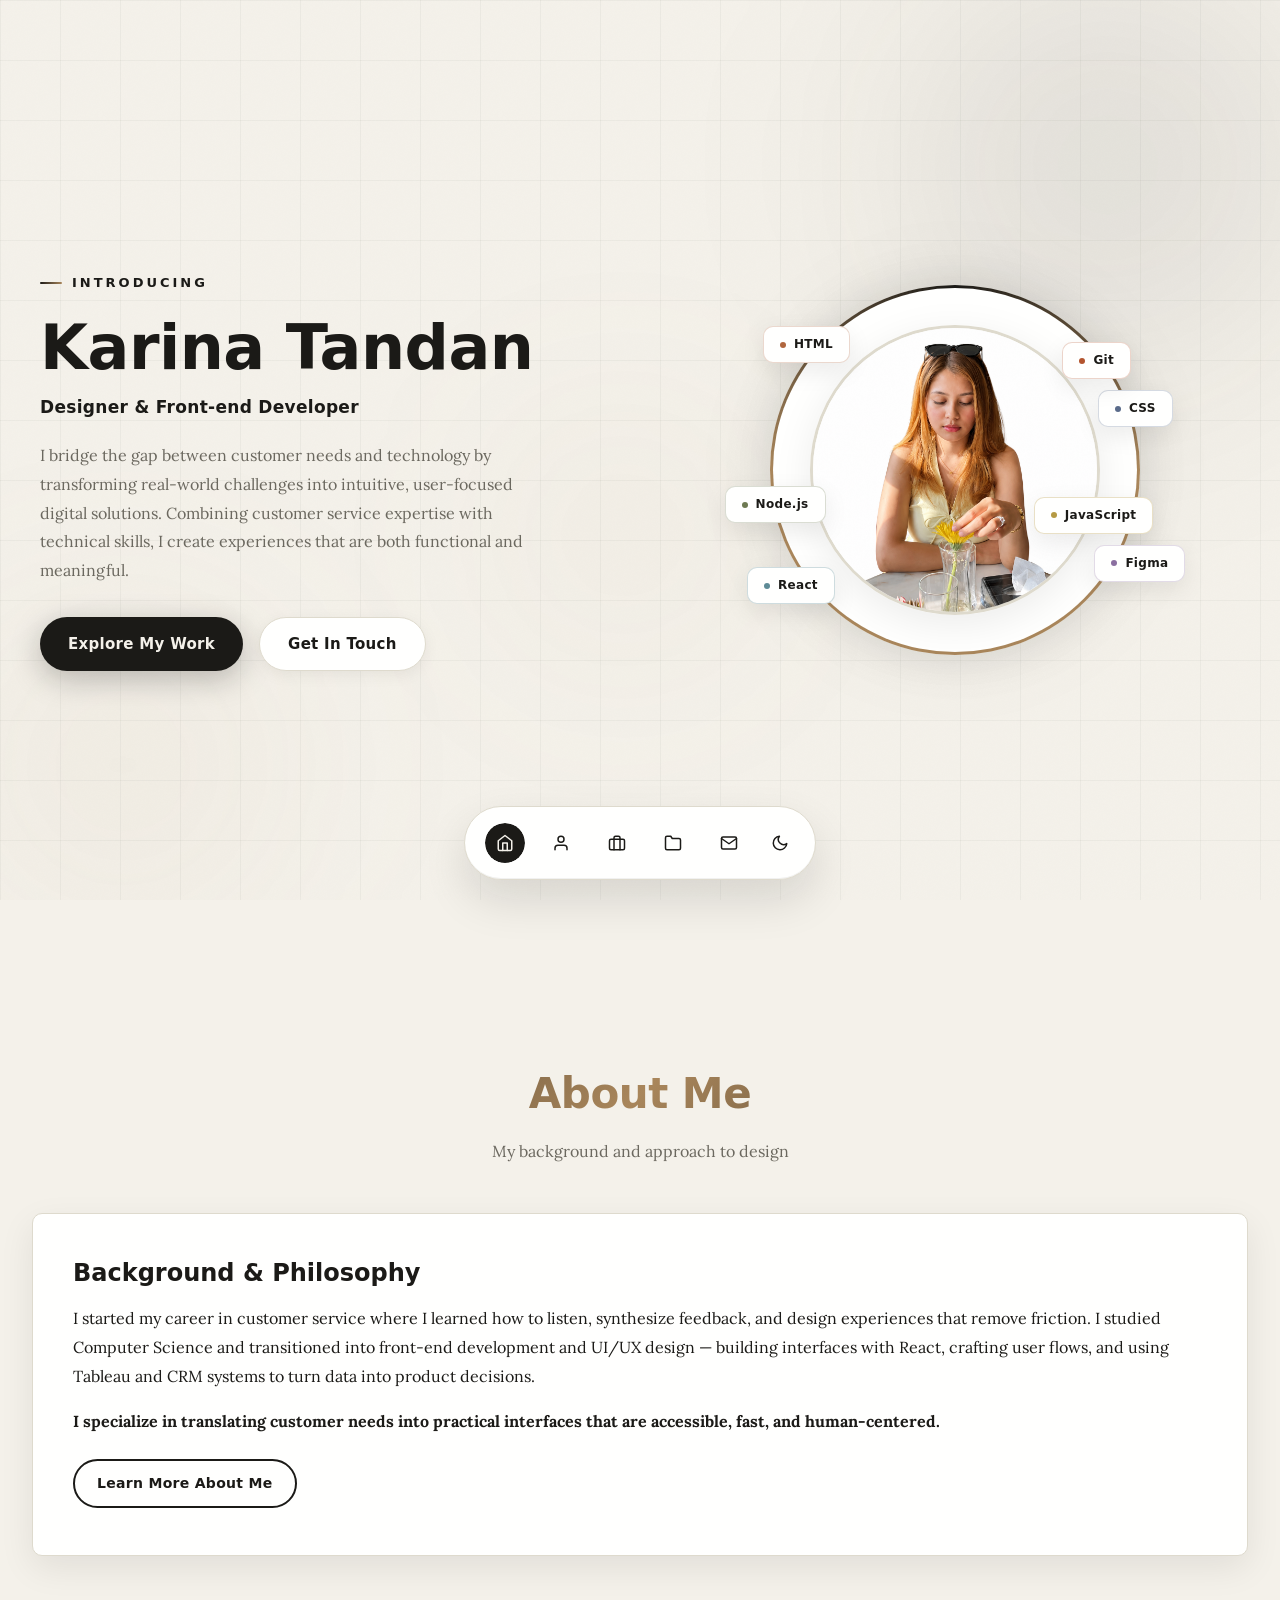
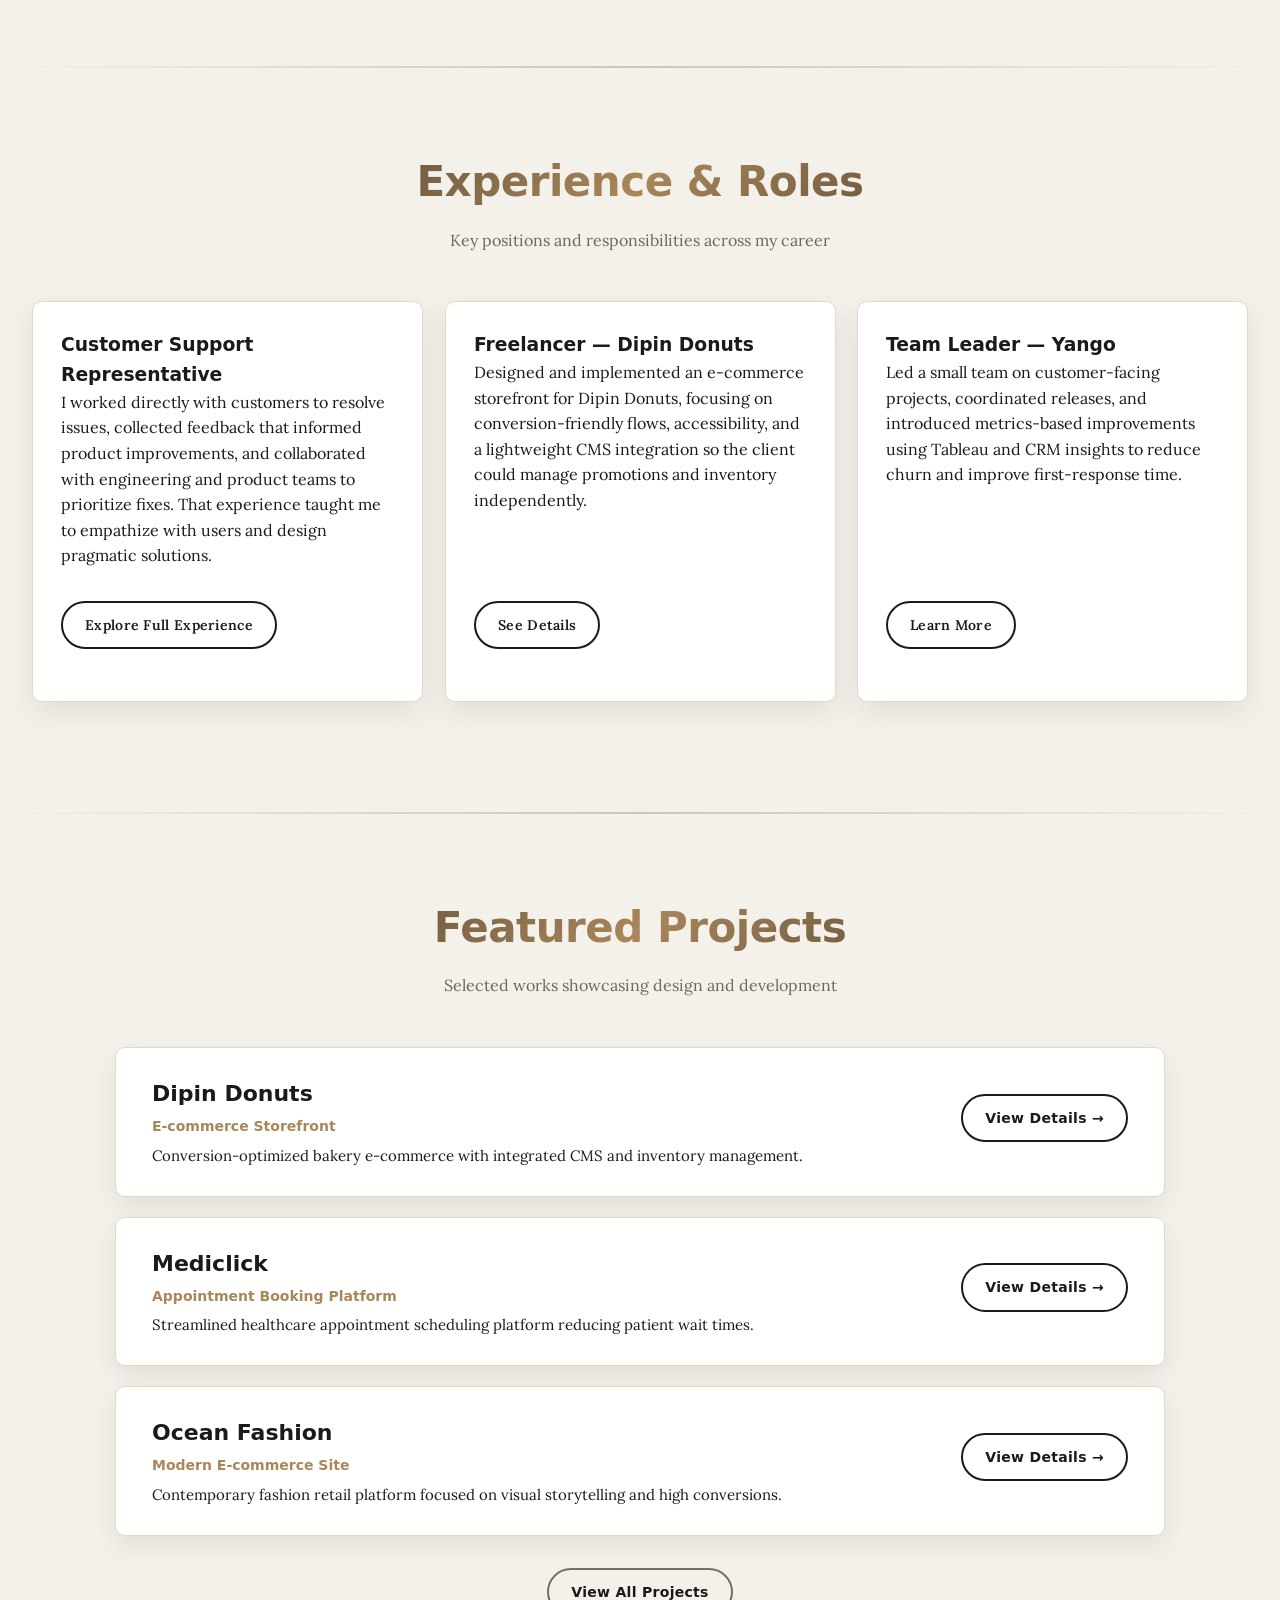
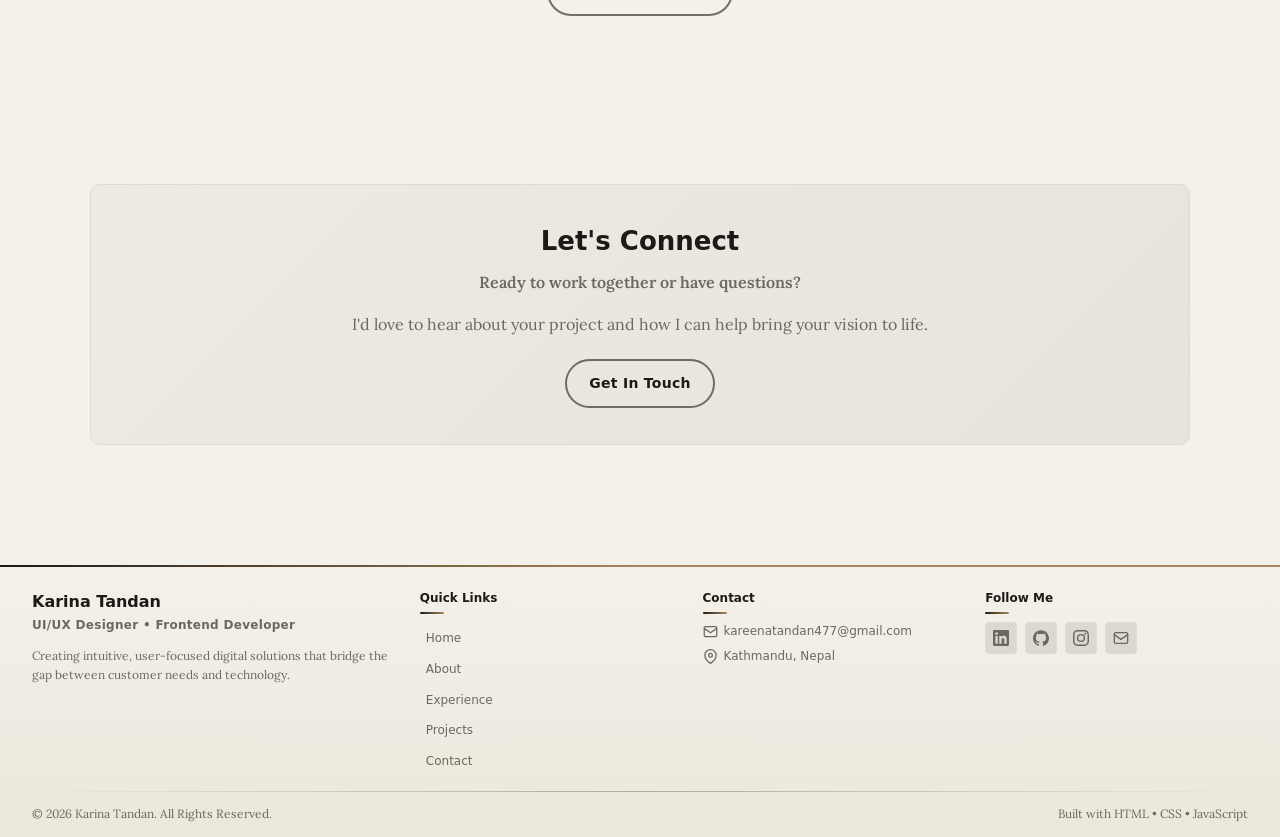
<file: index.html>
<!doctype html>
<html lang="en">
<head>
  <meta charset="utf-8" />
  <meta name="viewport" content="width=device-width,initial-scale=1" />
  <meta name="description" content="Karina Tandan — UI/UX Designer and Front-End Developer. Portfolio showcasing design, development, and user experience projects." />
  <title>Karina Tandan — Designer & Front-end</title>
  <script>document.documentElement.setAttribute('data-theme', localStorage.getItem('theme') || 'light');</script>
  <link rel="stylesheet" href="styles/theme.css">
  <link rel="icon" href="data:image/svg+xml,<svg xmlns='http://www.w3.org/2000/svg' viewBox='0 0 32 32'><rect width='32' height='32' rx='6' fill='%23111111'/><text x='16' y='22' font-size='18' text-anchor='middle' fill='white' font-family='Inconsolata,monospace' font-weight='700'>K</text></svg>">
  <link href="https://api.fontshare.com/v2/css?f[]=general-sans@300,400,500,600,700&display=swap" rel="stylesheet">
  <link rel="preconnect" href="https://fonts.googleapis.com">
  <link href="https://fonts.googleapis.com/css2?family=Lora:ital,wght@0,400;0,500;1,400&display=swap" rel="stylesheet">
  <link rel="stylesheet" href="styles/main.css">
  <link rel="stylesheet" href="styles/hero.css">
</head>
<body class="page-home">
  <header class="site-header">
    <nav class="capsule-nav" aria-label="Primary">
      <div class="nav-inner">
        <a href="index.html" class="nav-link active" aria-current="page" title="Home">
  <span class="nav-icon"><svg width="16" height="16" viewBox="0 0 24 24" fill="none" stroke="currentColor" stroke-width="2" stroke-linecap="round" stroke-linejoin="round"><path d="M3 9l9-7 9 7v11a2 2 0 0 1-2 2H5a2 2 0 0 1-2-2z"/><polyline points="9 22 9 12 15 12 15 22"/></svg></span>
  <span class="nav-label">Home</span>
</a>
        <a href="about.html" class="nav-link" title="About">
  <span class="nav-icon"><svg width="16" height="16" viewBox="0 0 24 24" fill="none" stroke="currentColor" stroke-width="2" stroke-linecap="round" stroke-linejoin="round"><path d="M20 21v-2a4 4 0 0 0-4-4H8a4 4 0 0 0-4 4v2"/><circle cx="12" cy="7" r="4"/></svg></span>
  <span class="nav-label">About</span>
</a>
        <a href="experience.html" class="nav-link" title="Experience">
  <span class="nav-icon"><svg width="16" height="16" viewBox="0 0 24 24" fill="none" stroke="currentColor" stroke-width="2" stroke-linecap="round" stroke-linejoin="round"><rect x="2" y="7" width="20" height="14" rx="2" ry="2"/><path d="M16 21V5a2 2 0 0 0-2-2h-4a2 2 0 0 0-2 2v16"/></svg></span>
  <span class="nav-label">Experience</span>
</a>
        <a href="projects.html" class="nav-link" title="Projects">
  <span class="nav-icon"><svg width="16" height="16" viewBox="0 0 24 24" fill="none" stroke="currentColor" stroke-width="2" stroke-linecap="round" stroke-linejoin="round"><path d="M22 19a2 2 0 0 1-2 2H4a2 2 0 0 1-2-2V5a2 2 0 0 1 2-2h5l2 3h9a2 2 0 0 1 2 2z"/></svg></span>
  <span class="nav-label">Projects</span>
</a>
        <a href="contact.html" class="nav-link" title="Contact">
  <span class="nav-icon"><svg width="16" height="16" viewBox="0 0 24 24" fill="none" stroke="currentColor" stroke-width="2" stroke-linecap="round" stroke-linejoin="round"><path d="M4 4h16c1.1 0 2 .9 2 2v12c0 1.1-.9 2-2 2H4c-1.1 0-2-.9-2-2V6c0-1.1.9-2 2-2z"/><polyline points="22,6 12,13 2,6"/></svg></span>
  <span class="nav-label">Contact</span>
</a>
        <button id="theme-toggle" aria-label="Toggle dark mode" class="theme-toggle">
          <svg width="18" height="18" viewBox="0 0 24 24" fill="none" stroke="currentColor" stroke-width="2" stroke-linecap="round" stroke-linejoin="round" aria-hidden="true"><path d="M21 12.79A9 9 0 1 1 11.21 3 7 7 0 0 0 21 12.79z"/></svg>
        </button>
      </div>
    </nav>
  </header>

  <main id="main">
    <!-- Hero Section -->
    <section class="hero-section">
      <div class="hero-bg" aria-hidden="true">
        <div class="hero-grid-pattern"></div>
        <div class="hero-glow hero-glow-1"></div>
        <div class="hero-glow hero-glow-2"></div>
        <div class="hero-glow hero-glow-3"></div>
      </div>

      <div class="hero-container">
        <div class="hero-content" data-animate="hero-content">
          <span class="hero-intro">Introducing</span>
          <h1 class="hero-name">Karina Tandan</h1>
          <p class="hero-role">Designer &amp; Front-end Developer</p>
          <p class="hero-tagline">I bridge the gap between customer needs and technology by transforming real-world challenges into intuitive, user-focused digital solutions. Combining customer service expertise with technical skills, I create experiences that are both functional and meaningful.</p>
          <div class="hero-cta-group">
            <a class="btn hero-btn-primary" href="#about">Explore My Work</a>
            <a class="btn hero-btn-secondary" href="contact.html">Get In Touch</a>
          </div>
        </div>

        <div class="hero-visual" data-animate="hero-visual">
          <div class="profile-card" id="profileCard">
            <div class="profile-ring" aria-hidden="true"></div>
            <div class="profile-image-wrap">
              <img src="images/karina-tandan.png" alt="Portrait of Karina Tandan" class="profile-image" loading="eager">
              <div class="profile-image-glow" aria-hidden="true"></div>
            </div>

            <div class="tech-badge badge-html" aria-label="HTML">HTML</div>
            <div class="tech-badge badge-css" aria-label="CSS">CSS</div>
            <div class="tech-badge badge-js" aria-label="JavaScript">JavaScript</div>
            <div class="tech-badge badge-react" aria-label="React">React</div>
            <div class="tech-badge badge-node" aria-label="Node.js">Node.js</div>
            <div class="tech-badge badge-git" aria-label="Git">Git</div>
            <div class="tech-badge badge-figma" aria-label="Figma">Figma</div>
          </div>

          <div class="cursor-glow" id="cursorGlow" aria-hidden="true"></div>
        </div>
      </div>
    </section>

    <!-- About Section -->
    <section class="container" id="about" style="margin-top:160px">
      <div class="section-header">
        <h2>About Me</h2>
        <p>My background and approach to design</p>
      </div>
      <div class="summary-grid">
        <div class="summary-card" data-animate="entry-scale">
          <div class="summary-content">
            <h3>Background & Philosophy</h3>
            <p>I started my career in customer service where I learned how to listen, synthesize feedback, and design experiences that remove friction. I studied Computer Science and transitioned into front-end development and UI/UX design — building interfaces with React, crafting user flows, and using Tableau and CRM systems to turn data into product decisions.</p>
            <p><strong>I specialize in translating customer needs into practical interfaces that are accessible, fast, and human-centered.</strong></p>
            <a class="btn" href="about.html">Learn More About Me</a>
          </div>
        </div>
      </div>
    </section>

    <div class="section-divider"></div>

    <!-- Experience Section -->
    <section class="container" id="experience" style="margin-top:80px">
      <div class="section-header">
        <h2>Experience & Roles</h2>
        <p>Key positions and responsibilities across my career</p>
      </div>
      <section class="exp-grid">
        <article class="exp-card" data-direction="left">
          <h3>Customer Support Representative</h3>
          <p>I worked directly with customers to resolve issues, collected feedback that informed product improvements, and collaborated with engineering and product teams to prioritize fixes. That experience taught me to empathize with users and design pragmatic solutions.</p>
          <p><a class="btn" href="experience.html">Explore Full Experience</a></p>
        </article>

        <article class="exp-card" data-direction="right">
          <h3>Freelancer — Dipin Donuts</h3>
          <p>Designed and implemented an e-commerce storefront for Dipin Donuts, focusing on conversion-friendly flows, accessibility, and a lightweight CMS integration so the client could manage promotions and inventory independently.</p>
          <p><a class="btn" href="experience.html">See Details</a></p>
        </article>

        <article class="exp-card" data-direction="left">
          <h3>Team Leader — Yango</h3>
          <p>Led a small team on customer-facing projects, coordinated releases, and introduced metrics-based improvements using Tableau and CRM insights to reduce churn and improve first-response time.</p>
          <p><a class="btn" href="experience.html">Learn More</a></p>
        </article>
      </section>
    </section>

    <div class="section-divider"></div>

    <!-- Projects Section -->
    <section class="container" id="projects" style="margin-top:80px; margin-bottom:120px">
      <div class="section-header">
        <h2>Featured Projects</h2>
        <p>Selected works showcasing design and development</p>
      </div>
      <section class="featured-grid">
        <div class="featured-item" data-animate="entry-scale">
          <div class="featured-item-content">
            <h4>Dipin Donuts</h4>
            <p class="featured-type">E-commerce Storefront</p>
            <p class="featured-desc">Conversion-optimized bakery e-commerce with integrated CMS and inventory management.</p>
          </div>
          <div class="featured-item-action">
            <a class="btn" href="projects.html">View Details &rarr;</a>
          </div>
        </div>
        <div class="featured-item" data-animate="entry-scale">
          <div class="featured-item-content">
            <h4>Mediclick</h4>
            <p class="featured-type">Appointment Booking Platform</p>
            <p class="featured-desc">Streamlined healthcare appointment scheduling platform reducing patient wait times.</p>
          </div>
          <div class="featured-item-action">
            <a class="btn" href="projects.html">View Details &rarr;</a>
          </div>
        </div>
        <div class="featured-item" data-animate="entry-scale">
          <div class="featured-item-content">
            <h4>Ocean Fashion</h4>
            <p class="featured-type">Modern E-commerce Site</p>
            <p class="featured-desc">Contemporary fashion retail platform focused on visual storytelling and high conversions.</p>
          </div>
          <div class="featured-item-action">
            <a class="btn" href="projects.html">View Details &rarr;</a>
          </div>
        </div>
      </section>
      <div class="section-action">
        <a class="btn" href="projects.html">View All Projects</a>
      </div>
    </section>

    <!-- CTA Section -->
    <section class="container" style="margin-top:80px;margin-bottom:120px">
      <section class="contact-wrap" style="padding-top:40px">
        <div class="contact-frame" data-animate="entry-scale">
          <div class="contact-card">
            <h2>Let's Connect</h2>
            <p style="font-weight:600;margin-top:8px">Ready to work together or have questions?</p>
            <p>I'd love to hear about your project and how I can help bring your vision to life.</p>
            <div style="display:flex;justify-content:center;margin-top:22px">
              <a class="btn" href="contact.html">Get In Touch</a>
            </div>
          </div>
        </div>
      </section>
    </section>
  </main>


  <footer class="site-footer" role="contentinfo">
    <div class="footer-container">
      <div class="footer-grid">
        <div class="footer-brand">
          <h3 class="footer-name">Karina Tandan</h3>
          <p class="footer-tagline">UI/UX Designer &bull; Frontend Developer</p>
          <p class="footer-desc">Creating intuitive, user-focused digital solutions that bridge the gap between customer needs and technology.</p>
        </div>
        <div class="footer-links-col">
          <h4 class="footer-col-title">Quick Links</h4>
          <nav aria-label="Footer navigation">
            <ul class="footer-links">
              <li><a href="index.html">Home</a></li>
              <li><a href="about.html">About</a></li>
              <li><a href="experience.html">Experience</a></li>
              <li><a href="projects.html">Projects</a></li>
              <li><a href="contact.html">Contact</a></li>
            </ul>
          </nav>
        </div>
        <div class="footer-contact-col">
          <h4 class="footer-col-title">Contact</h4>
          <ul class="footer-contact-list">
            <li>
              <svg width="18" height="18" viewBox="0 0 24 24" fill="none" stroke="currentColor" stroke-width="2" stroke-linecap="round" stroke-linejoin="round"><rect x="2" y="4" width="20" height="16" rx="2"/><path d="M22 7l-10 7L2 7"/></svg>
              <a href="https://mail.google.com/mail/?view=cm&fs=1&to=kareenatandan477@gmail.com">kareenatandan477@gmail.com</a>
            </li>
            <li>
              <svg width="18" height="18" viewBox="0 0 24 24" fill="none" stroke="currentColor" stroke-width="2" stroke-linecap="round" stroke-linejoin="round"><path d="M21 10c0 7-9 13-9 13s-9-6-9-13a9 9 0 0 1 18 0z"/><circle cx="12" cy="10" r="3"/></svg>
              <span>Kathmandu, Nepal</span>
            </li>
          </ul>
        </div>
        <div class="footer-social-col">
          <h4 class="footer-col-title">Follow Me</h4>
          <div class="footer-social-links">
            <a href="https://www.linkedin.com/in/karina-tandan-47b593317" target="_blank" rel="noopener noreferrer" class="footer-social-link" aria-label="LinkedIn">
              <svg width="20" height="20" viewBox="0 0 24 24" fill="currentColor"><path d="M20.447 20.452h-3.554v-5.569c0-1.328-.027-3.037-1.852-3.037-1.853 0-2.136 1.445-2.136 2.939v5.667H9.351V9h3.414v1.561h.046c.477-.9 1.637-1.85 3.37-1.85 3.601 0 4.267 2.37 4.267 5.455v6.286zM5.337 7.433a2.062 2.062 0 01-2.063-2.065 2.064 2.064 0 112.063 2.065zm1.782 13.019H3.555V9h3.564v11.452zM22.225 0H1.771C.792 0 0 .774 0 1.729v20.542C0 23.227.792 24 1.771 24h20.451C23.2 24 24 23.227 24 22.271V1.729C24 .774 23.2 0 22.222 0h.003z"/></svg>
            </a>
            <a href="https://github.com/kareenatandan" target="_blank" rel="noopener noreferrer" class="footer-social-link" aria-label="GitHub">
              <svg width="20" height="20" viewBox="0 0 24 24" fill="currentColor"><path d="M12 .297c-6.63 0-12 5.373-12 12 0 5.303 3.438 9.8 8.205 11.385.6.113.82-.258.82-.577 0-.285-.01-1.04-.015-2.04-3.338.724-4.042-1.61-4.042-1.61C4.422 18.07 3.633 17.7 3.633 17.7c-1.087-.744.084-.729.084-.729 1.205.084 1.838 1.236 1.838 1.236 1.07 1.835 2.809 1.305 3.495.998.108-.776.417-1.305.76-1.605-2.665-.3-5.466-1.332-5.466-5.93 0-1.31.465-2.38 1.235-3.22-.135-.303-.54-1.523.105-3.176 0 0 1.005-.322 3.3 1.23.96-.267 1.98-.399 3-.405 1.02.006 2.04.138 3 .405 2.28-1.552 3.285-1.23 3.285-1.23.645 1.653.24 2.873.12 3.176.765.84 1.23 1.91 1.23 3.22 0 4.61-2.805 5.625-5.475 5.92.42.36.81 1.096.81 2.22 0 1.606-.015 2.896-.015 3.286 0 .315.21.69.825.57C20.565 22.092 24 17.592 24 12.297c0-6.627-5.373-12-12-12"/></svg>
            </a>
            <a href="https://www.instagram.com/karrinnaa.__/" target="_blank" rel="noopener noreferrer" class="footer-social-link" aria-label="Instagram">
              <svg width="20" height="20" viewBox="0 0 24 24" fill="currentColor"><path d="M12 2.163c3.204 0 3.584.012 4.85.07 3.252.148 4.771 1.691 4.919 4.919.058 1.265.069 1.645.069 4.849 0 3.205-.012 3.584-.069 4.849-.149 3.225-1.664 4.771-4.919 4.919-1.266.058-1.644.07-4.85.07-3.204 0-3.584-.012-4.849-.07-3.26-.149-4.771-1.699-4.919-4.92-.058-1.265-.07-1.644-.07-4.849 0-3.204.013-3.583.07-4.849.149-3.227 1.664-4.771 4.919-4.919 1.266-.057 1.645-.069 4.849-.069zM12 0C8.741 0 8.333.014 7.053.072 2.695.272.273 2.69.073 7.052.014 8.333 0 8.741 0 12c0 3.259.014 3.668.072 4.948.2 4.358 2.618 6.78 6.98 6.98C8.333 23.986 8.741 24 12 24c3.259 0 3.668-.014 4.948-.072 4.354-.2 6.782-2.618 6.979-6.98.059-1.28.073-1.689.073-4.948 0-3.259-.014-3.667-.072-4.947-.196-4.354-2.617-6.78-6.979-6.98C15.668.014 15.259 0 12 0zm0 5.838a6.162 6.162 0 100 12.324 6.162 6.162 0 000-12.324zM12 16a4 4 0 110-8 4 4 0 010 8zm6.406-11.845a1.44 1.44 0 100 2.881 1.44 1.44 0 000-2.881z"/></svg>
            </a>
            <a href="https://mail.google.com/mail/?view=cm&fs=1&to=kareenatandan477@gmail.com" class="footer-social-link" aria-label="Email">
              <svg width="20" height="20" viewBox="0 0 24 24" fill="none" stroke="currentColor" stroke-width="2" stroke-linecap="round" stroke-linejoin="round"><rect x="2" y="4" width="20" height="16" rx="2"/><path d="M22 7l-10 7L2 7"/></svg>
            </a>
          </div>
        </div>
      </div>
      <div class="footer-divider"></div>
      <div class="footer-bottom">
        <p>&copy; 2026 Karina Tandan. All Rights Reserved.</p>
        <p>Built with HTML &bull; CSS &bull; JavaScript</p>
      </div>
    </div>
  </footer>

  <script src="scripts/main.js"></script>
  <script src="scripts/hero.js"></script>
  <script src="scripts/theme.js"></script>
</body>
</html>
</file>
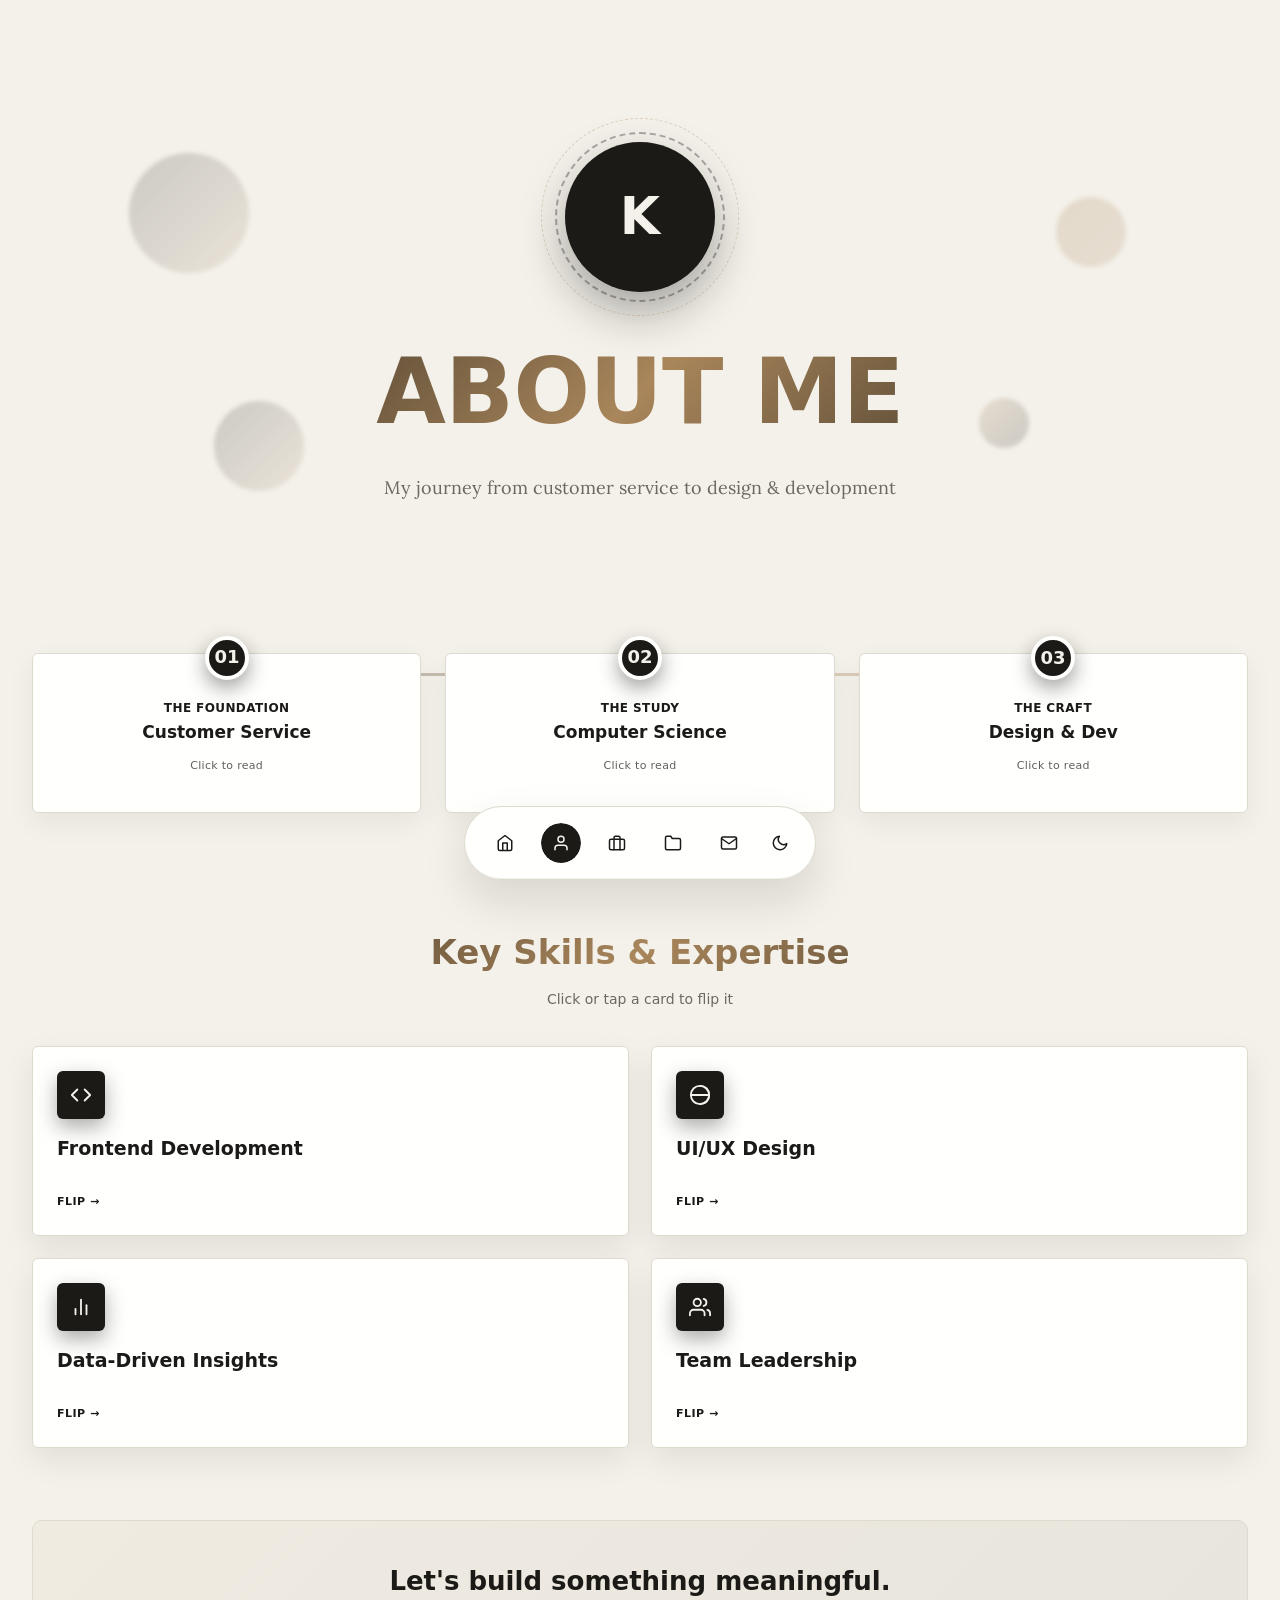
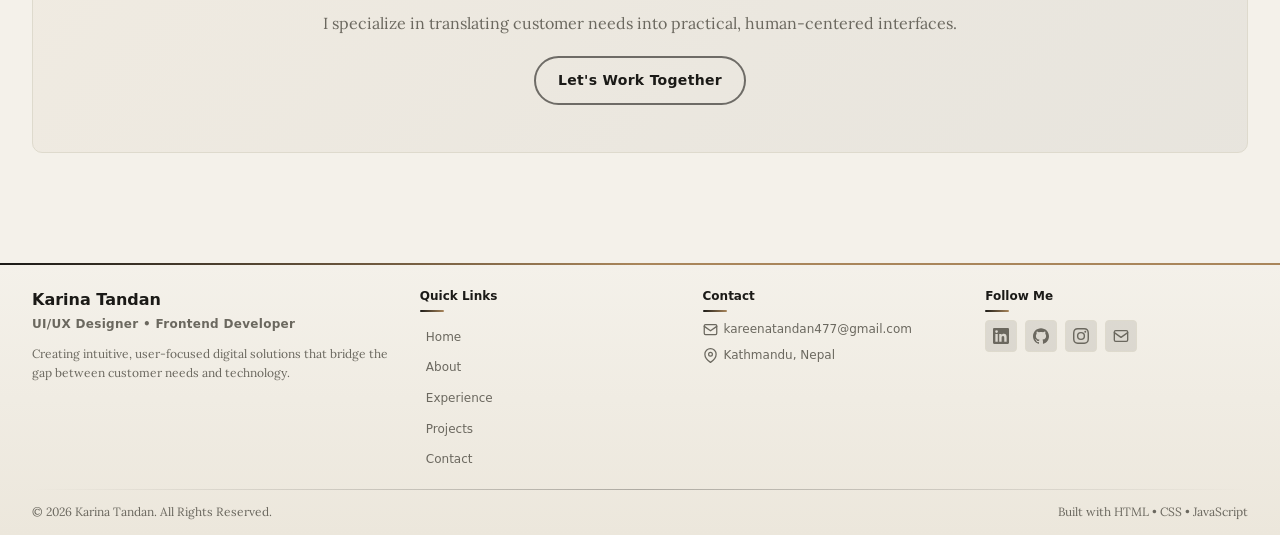
<file: about.html>
<!doctype html>
<html lang="en">
<head>
  <meta charset="utf-8" />
  <meta name="viewport" content="width=device-width,initial-scale=1" />
  <meta name="description" content="Learn about Karina Tandan — a UI/UX Designer and Front-End Developer. Discover her journey from customer service to design and development." />
  <title>About — Karina Tandan</title>
  <script>document.documentElement.setAttribute('data-theme', localStorage.getItem('theme') || 'light');</script>
  <link rel="stylesheet" href="styles/theme.css">
  <link rel="icon" href="data:image/svg+xml,<svg xmlns='http://www.w3.org/2000/svg' viewBox='0 0 32 32'><rect width='32' height='32' rx='6' fill='%23111111'/><text x='16' y='22' font-size='18' text-anchor='middle' fill='white' font-family='Inconsolata,monospace' font-weight='700'>K</text></svg>">
  <link href="https://api.fontshare.com/v2/css?f[]=general-sans@300,400,500,600,700&display=swap" rel="stylesheet">
  <link rel="preconnect" href="https://fonts.googleapis.com">
  <link href="https://fonts.googleapis.com/css2?family=Lora:ital,wght@0,400;0,500;1,400&display=swap" rel="stylesheet">
  <link rel="stylesheet" href="styles/main.css">

  <style>
    .about-hero{
      position:relative;
      text-align:center;
      padding:32px 20px 40px;
      overflow:hidden;
    }

    .float-shapes{
      position:absolute;inset:0;pointer-events:none;z-index:0;
    }
    .float-shape{
      position:absolute;border-radius:50%;
      background:linear-gradient(135deg,color-mix(in srgb,var(--ink) 18%,transparent),color-mix(in srgb,var(--accent) 12%,transparent));
      filter:blur(2px);
      animation:floatY 8s ease-in-out infinite;
      will-change:transform;
    }
    .float-shape.s1{width:120px;height:120px;top:10%;left:8%;animation-delay:0s}
    .float-shape.s2{width:70px;height:70px;top:20%;right:10%;animation-delay:1.5s;
      background:linear-gradient(135deg,color-mix(in srgb,var(--accent) 22%,transparent),color-mix(in srgb,var(--accent) 18%,transparent))}
    .float-shape.s3{width:90px;height:90px;bottom:12%;left:15%;animation-delay:3s}
    .float-shape.s4{width:50px;height:50px;bottom:22%;right:18%;animation-delay:2s;
      background:linear-gradient(135deg,color-mix(in srgb,var(--accent) 18%,transparent),color-mix(in srgb,var(--ink) 18%,transparent))}

    @keyframes floatY{
      0%,100%{transform:translateY(0) rotate(0deg)}
      50%{transform:translateY(-25px) rotate(8deg)}
    }

    .hero-inner{position:relative;z-index:1;max-width:none;margin:0}

    .avatar-orb{
      position:relative;width:150px;height:150px;margin:0 auto 28px;
      display:flex;align-items:center;justify-content:center;
    }
    .avatar-orb::before,
    .avatar-orb::after{
      content:"";position:absolute;inset:-10px;border-radius:50%;
      border:2px dashed color-mix(in srgb,var(--ink) 35%,transparent);
      animation:spin 18s linear infinite;
    }
    .avatar-orb::after{
      inset:-24px;border:1px dashed color-mix(in srgb,var(--accent) 35%,transparent);
      animation:spin 26s linear infinite reverse;
    }
    @keyframes spin{to{transform:rotate(360deg)}}

    .orb-core{
      width:100%;height:100%;border-radius:50%;
      background:var(--color-accent);
      display:flex;align-items:center;justify-content:center;
      color:var(--bg);font-family:var(--font-heading);font-weight:700;font-size:52px;
      box-shadow:0 20px 45px rgba(17,17,17,0.35);
      transition:transform .4s cubic-bezier(.2,.9,.2,1);
    }
    .avatar-orb:hover .orb-core{transform:scale(1.08) rotate(-6deg)}

    .about-title{
      font-size:clamp(48px,9vw,90px);
      background:linear-gradient(135deg,var(--ink) 0%,var(--accent) 50%,var(--ink) 100%);
      -webkit-background-clip:text;-webkit-text-fill-color:transparent;background-clip:text;
      letter-spacing:-0.5px;margin-bottom:10px;text-transform:uppercase;font-weight:800;
    }
    .about-sub{color:var(--ink-soft);font-size:18px;margin-bottom:0}

    .journey{
      margin-top:70px;position:relative;
    }
    .journey-track{
      position:relative;display:grid;grid-template-columns:repeat(3,1fr);
      gap:24px;padding:40px 0 20px;
    }
    .journey-track > .milestone-col:nth-child(1){transition-delay:0.05s}
    .journey-track > .milestone-col:nth-child(2){transition-delay:0.1s}
    .journey-track > .milestone-col:nth-child(3){transition-delay:0.15s}
    .journey-track::before{
      content:"";position:absolute;top:60px;left:8%;right:8%;height:3px;
      background:linear-gradient(90deg,var(--ink),var(--accent),var(--color-accent-warm));
      border-radius:3px;opacity:0.35;z-index:0;
      transition:opacity .3s ease;
    }
    .journey.has-open .journey-track::before{
      opacity:0;
    }

    .milestone-col{
      display:flex;flex-direction:column;
    }

    .milestone{
      position:relative;z-index:1;
      background:var(--color-card);
      border:1.5px solid var(--line);
      border-radius:6px;padding:28px 22px 22px;
      text-align:center;cursor:pointer;
      transition:transform .4s cubic-bezier(.2,.9,.2,1),box-shadow .3s ease,border-color .3s ease;
      transform-style:preserve-3d;
      box-shadow:0 10px 28px rgba(17,17,17,0.06);
    }
    .milestone:hover{
      transform:translateY(-8px) rotateX(4deg);
      box-shadow:0 24px 55px rgba(17,17,17,0.18);
      border-color:color-mix(in srgb,var(--ink) 35%,transparent);
    }
    .milestone.active{
      border-color:var(--color-accent);
      box-shadow:0 24px 55px rgba(17,17,17,0.22);
      background:var(--color-card);
    }

    .milestone-dot{
      width:44px;height:44px;border-radius:50%;
      background:var(--color-accent);
      color:var(--bg);font-weight:700;display:flex;align-items:center;justify-content:center;
      margin:-46px auto 14px;box-shadow:0 8px 20px rgba(17,17,17,0.4);
      border:4px solid var(--color-card);font-family:var(--font-heading);font-size:18px;
    }
    .milestone h4{
      font-family:var(--font-heading);color:var(--color-text-heading);
      font-size:17px;margin:0 0 4px;
    }
    .milestone .m-tag{
      display:inline-block;font-size:12px;color:var(--color-accent-dark);
      font-weight:600;letter-spacing:0.4px;text-transform:uppercase;
    }
    .milestone .hint{
      font-size:11px;color:var(--color-text-body);opacity:0.7;
      margin-top:10px;letter-spacing:0.3px;
    }

    .chapter-panel{
      margin-top:12px;
      background:linear-gradient(135deg,color-mix(in srgb,var(--accent) 6%,transparent),color-mix(in srgb,var(--accent) 4%,transparent));
      border-left:4px solid var(--color-accent-warm);
      border-radius:6px;padding:0 20px;
      max-height:0;overflow:hidden;opacity:0;
      transition:max-height .5s ease,padding .5s ease,opacity .4s ease;
    }
    .chapter-panel.open{
      max-height:500px;padding:20px;opacity:1;
    }
    .chapter-panel p{
      color:var(--ink-soft);line-height:1.9;margin:0;font-size:14px;
    }
    .chapter-panel strong{color:var(--ink)}

    .skills-section{margin-top:80px}
    .skills-header{text-align:center;margin-bottom:36px}
    .skills-header h3{
      font-size:clamp(24px,3.5vw,34px);
      background:linear-gradient(135deg,var(--ink) 0%,var(--accent) 50%,var(--ink) 100%);
      -webkit-background-clip:text;-webkit-text-fill-color:transparent;background-clip:text;
      margin-bottom:8px;
    }
    .skills-header p{color:var(--ink-soft);font-size:14px;margin:0}

    .skill-grid{
      display:grid;grid-template-columns:repeat(2,1fr);gap:22px;
      perspective:1200px;
    }
    .skill-grid > .skill-card:nth-child(1){transition-delay:0.05s}
    .skill-grid > .skill-card:nth-child(2){transition-delay:0.1s}
    .skill-grid > .skill-card:nth-child(3){transition-delay:0.15s}
    .skill-grid > .skill-card:nth-child(4){transition-delay:0.2s}
    .skill-card{
      position:relative;height:190px;
      transform-style:preserve-3d;
      transition:transform .7s cubic-bezier(.2,.9,.2,1),box-shadow .25s ease,border-color .25s ease;
      cursor:pointer;
      touch-action: manipulation;
    }
    .skill-card.flipped{transform:rotateY(180deg)}
    .skill-card:hover .skill-face{box-shadow:0 16px 40px rgba(17,17,17,0.15);border-color:rgba(17,17,17,0.35)}

    .skill-face{
      position:absolute;inset:0;
      border-radius:6px;padding:24px;
      backface-visibility:hidden;-webkit-backface-visibility:hidden;
      display:flex;flex-direction:column;justify-content:center;
      border:1.5px solid var(--line);
      box-shadow:0 12px 32px rgba(17,17,17,0.08);
    }
    .skill-front{
      background:var(--color-card);
      align-items:flex-start;
    }
    .skill-icon{
      width:48px;height:48px;border-radius:6px;
      background:var(--color-accent);
      display:flex;align-items:center;justify-content:center;
      color:var(--bg);margin-bottom:14px;
      box-shadow:0 8px 20px rgba(17,17,17,0.35);
    }
    .skill-front h5{
      font-family:var(--font-heading);color:var(--color-text-heading);
      font-size:19px;margin:0 0 6px;
    }
    .skill-front .flip-hint{
      font-size:11px;color:var(--color-accent-dark);
      font-weight:600;letter-spacing:0.5px;text-transform:uppercase;
      margin-top:auto;
    }
    .skill-back{
      background:var(--color-accent);
      color:var(--bg);transform:rotateY(180deg);
      border-color:transparent;
    }
    .skill-back h5{
      font-family:var(--font-heading);color:var(--bg);
      font-size:17px;margin:0 0 10px;
    }
    .skill-back p{
      color:color-mix(in srgb,var(--bg) 82%,transparent);font-size:13.5px;
      line-height:1.65;margin:0;
    }

    .about-cta{
      text-align:center;margin-top:72px;padding:40px 20px;
      background:linear-gradient(135deg,color-mix(in srgb,var(--accent) 6%,transparent),color-mix(in srgb,var(--ink) 6%,transparent));
      border-radius:10px;
      border:1.5px solid var(--line);
    }
    .about-cta h3{
      font-family:var(--font-heading);color:var(--ink);
      font-size:26px;margin-bottom:8px;
    }
    .about-cta p{color:var(--ink-soft);margin-bottom:20px}
    .about-cta .btn{color:var(--ink);border-color:color-mix(in srgb,var(--ink) 60%,transparent)}
    .about-cta .btn:hover{color:var(--bg);border-color:var(--color-accent)}

    @media (max-width:900px){
      .journey-track{grid-template-columns:1fr;gap:40px}
      .journey-track::before{
        top:0;bottom:0;left:50%;right:auto;width:3px;height:auto;
        background:linear-gradient(180deg,var(--ink),var(--accent),var(--color-accent-warm));
      }
      .skill-grid{grid-template-columns:1fr}
      .skill-card{height:200px}
    }

    @media (prefers-reduced-motion:reduce){
      .float-shape,.avatar-orb::before,.avatar-orb::after{animation:none}
      .skill-card{transition:none}
    }
  </style>
</head>
<body class="page-about">
  <header class="site-header">
    <nav class="capsule-nav" aria-label="Primary">
      <div class="nav-inner">
        <a href="index.html" class="nav-link" title="Home">
  <span class="nav-icon"><svg width="16" height="16" viewBox="0 0 24 24" fill="none" stroke="currentColor" stroke-width="2" stroke-linecap="round" stroke-linejoin="round"><path d="M3 9l9-7 9 7v11a2 2 0 0 1-2 2H5a2 2 0 0 1-2-2z"/><polyline points="9 22 9 12 15 12 15 22"/></svg></span>
  <span class="nav-label">Home</span>
</a>
        <a href="about.html" class="nav-link active" aria-current="page" title="About">
  <span class="nav-icon"><svg width="16" height="16" viewBox="0 0 24 24" fill="none" stroke="currentColor" stroke-width="2" stroke-linecap="round" stroke-linejoin="round"><path d="M20 21v-2a4 4 0 0 0-4-4H8a4 4 0 0 0-4 4v2"/><circle cx="12" cy="7" r="4"/></svg></span>
  <span class="nav-label">About</span>
</a>
        <a href="experience.html" class="nav-link" title="Experience">
  <span class="nav-icon"><svg width="16" height="16" viewBox="0 0 24 24" fill="none" stroke="currentColor" stroke-width="2" stroke-linecap="round" stroke-linejoin="round"><rect x="2" y="7" width="20" height="14" rx="2" ry="2"/><path d="M16 21V5a2 2 0 0 0-2-2h-4a2 2 0 0 0-2 2v16"/></svg></span>
  <span class="nav-label">Experience</span>
</a>
        <a href="projects.html" class="nav-link" title="Projects">
  <span class="nav-icon"><svg width="16" height="16" viewBox="0 0 24 24" fill="none" stroke="currentColor" stroke-width="2" stroke-linecap="round" stroke-linejoin="round"><path d="M22 19a2 2 0 0 1-2 2H4a2 2 0 0 1-2-2V5a2 2 0 0 1 2-2h5l2 3h9a2 2 0 0 1 2 2z"/></svg></span>
  <span class="nav-label">Projects</span>
</a>
        <a href="contact.html" class="nav-link" title="Contact">
  <span class="nav-icon"><svg width="16" height="16" viewBox="0 0 24 24" fill="none" stroke="currentColor" stroke-width="2" stroke-linecap="round" stroke-linejoin="round"><path d="M4 4h16c1.1 0 2 .9 2 2v12c0 1.1-.9 2-2 2H4c-1.1 0-2-.9-2-2V6c0-1.1.9-2 2-2z"/><polyline points="22,6 12,13 2,6"/></svg></span>
  <span class="nav-label">Contact</span>
</a>
        <button id="theme-toggle" aria-label="Toggle dark mode" class="theme-toggle">
          <svg width="18" height="18" viewBox="0 0 24 24" fill="none" stroke="currentColor" stroke-width="2" stroke-linecap="round" stroke-linejoin="round" aria-hidden="true"><path d="M21 12.79A9 9 0 1 1 11.21 3 7 7 0 0 0 21 12.79z"/></svg>
        </button>
      </div>
    </nav>
  </header>

  <main id="main" class="container">

    <section class="about-hero">
      <div class="float-shapes" aria-hidden="true">
        <span class="float-shape s1"></span>
        <span class="float-shape s2"></span>
        <span class="float-shape s3"></span>
        <span class="float-shape s4"></span>
      </div>

      <div class="hero-inner" data-animate="entry-scale">
        <div class="avatar-orb" aria-hidden="true">
          <div class="orb-core">K</div>
        </div>
        <h1 class="about-title">About Me</h1>
        <p class="about-sub">My journey from customer service to design &amp; development</p>
      </div>
    </section>

    <section class="journey" data-animate="entry-scale" aria-label="My journey">
      <div class="journey-track">

        <div class="milestone-col" data-chapter="1" data-animate="entry-scale">
          <div class="milestone" tabindex="0" role="button" aria-expanded="false">
            <div class="milestone-dot">01</div>
            <span class="m-tag">The Foundation</span>
            <h4>Customer Service</h4>
            <p class="hint">Click to read</p>
          </div>
          <div class="chapter-panel">
            <p>I started my career in <strong>customer service</strong> where I learned how to listen, synthesize feedback, and design experiences that remove friction. This foundation taught me that great products are built on empathy and understanding real user needs.</p>
          </div>
        </div>

        <div class="milestone-col" data-chapter="2" data-animate="entry-scale">
          <div class="milestone" tabindex="0" role="button" aria-expanded="false">
            <div class="milestone-dot">02</div>
            <span class="m-tag">The Study</span>
            <h4>Computer Science</h4>
            <p class="hint">Click to read</p>
          </div>
          <div class="chapter-panel">
            <p>I studied <strong>Computer Science</strong> and began pairing my customer-first mindset with technical fundamentals — algorithms, systems thinking, and problem-solving — that let me speak fluently with both users and engineers.</p>
          </div>
        </div>

        <div class="milestone-col" data-chapter="3" data-animate="entry-scale">
          <div class="milestone" tabindex="0" role="button" aria-expanded="false">
            <div class="milestone-dot">03</div>
            <span class="m-tag">The Craft</span>
            <h4>Design &amp; Dev</h4>
            <p class="hint">Click to read</p>
          </div>
          <div class="chapter-panel">
            <p>I transitioned into <strong>front-end development and UI/UX design</strong> — building interfaces with React, crafting intuitive user flows, and using Tableau and CRM systems to turn data into product decisions. <strong>I specialize in translating customer needs into practical interfaces that are accessible, fast, and human-centered.</strong></p>
          </div>
        </div>

      </div>
    </section>

    <section class="skills-section" data-animate="entry-scale">
      <div class="skills-header">
        <h3>Key Skills &amp; Expertise</h3>
        <p>Click or tap a card to flip it</p>
      </div>

      <div class="skill-grid">
        <div class="skill-card" data-animate="entry-scale" tabindex="0" role="button" aria-label="Frontend Development">
          <div class="skill-face skill-front">
            <div class="skill-icon">
              <svg width="22" height="22" viewBox="0 0 24 24" fill="none" stroke="currentColor" stroke-width="2" stroke-linecap="round" stroke-linejoin="round"><polyline points="16 18 22 12 16 6"/><polyline points="8 6 2 12 8 18"/></svg>
            </div>
            <h5>Frontend Development</h5>
            <span class="flip-hint">Flip →</span>
          </div>
          <div class="skill-face skill-back">
            <h5>Frontend Development</h5>
            <p>React, JavaScript, HTML/CSS, and Responsive Design — building fast, accessible interfaces that work everywhere.</p>
          </div>
        </div>

        <div class="skill-card" data-animate="entry-scale" tabindex="0" role="button" aria-label="UI/UX Design">
          <div class="skill-face skill-front">
            <div class="skill-icon">
              <svg width="22" height="22" viewBox="0 0 24 24" fill="none" stroke="currentColor" stroke-width="2" stroke-linecap="round" stroke-linejoin="round"><circle cx="12" cy="12" r="10"/><path d="M12 2a10 10 0 0 1 0 20"/><path d="M2 12h20"/></svg>
            </div>
            <h5>UI/UX Design</h5>
            <span class="flip-hint">Flip →</span>
          </div>
          <div class="skill-face skill-back">
            <h5>UI/UX Design</h5>
            <p>User Research, Prototyping, Accessibility, and Design Systems — crafting intuitive flows rooted in real user needs.</p>
          </div>
        </div>

        <div class="skill-card" data-animate="entry-scale" tabindex="0" role="button" aria-label="Data-Driven Insights">
          <div class="skill-face skill-front">
            <div class="skill-icon">
              <svg width="22" height="22" viewBox="0 0 24 24" fill="none" stroke="currentColor" stroke-width="2" stroke-linecap="round" stroke-linejoin="round"><line x1="18" y1="20" x2="18" y2="10"/><line x1="12" y1="20" x2="12" y2="4"/><line x1="6" y1="20" x2="6" y2="14"/></svg>
            </div>
            <h5>Data-Driven Insights</h5>
            <span class="flip-hint">Flip →</span>
          </div>
          <div class="skill-face skill-back">
            <h5>Data-Driven Insights</h5>
            <p>Tableau, CRM Analytics, User Metrics, and A/B Testing — turning raw data into confident product decisions.</p>
          </div>
        </div>

        <div class="skill-card" data-animate="entry-scale" tabindex="0" role="button" aria-label="Team Leadership">
          <div class="skill-face skill-front">
            <div class="skill-icon">
              <svg width="22" height="22" viewBox="0 0 24 24" fill="none" stroke="currentColor" stroke-width="2" stroke-linecap="round" stroke-linejoin="round"><path d="M17 21v-2a4 4 0 0 0-4-4H5a4 4 0 0 0-4 4v2"/><circle cx="9" cy="7" r="4"/><path d="M23 21v-2a4 4 0 0 0-3-3.87"/><path d="M16 3.13a4 4 0 0 1 0 7.75"/></svg>
            </div>
            <h5>Team Leadership</h5>
            <span class="flip-hint">Flip →</span>
          </div>
          <div class="skill-face skill-back">
            <h5>Team Leadership</h5>
            <p>Project Management, Mentoring, and Collaboration — coordinating people and priorities to ship great work.</p>
          </div>
        </div>
      </div>
    </section>

    <section class="about-cta" data-animate="entry-scale">
      <h3>Let's build something meaningful.</h3>
      <p>I specialize in translating customer needs into practical, human-centered interfaces.</p>
      <a class="btn" href="contact.html">Let's Work Together</a>
    </section>

  </main>


  <footer class="site-footer" role="contentinfo">
    <div class="footer-container">
      <div class="footer-grid">
        <div class="footer-brand">
          <h3 class="footer-name">Karina Tandan</h3>
          <p class="footer-tagline">UI/UX Designer &bull; Frontend Developer</p>
          <p class="footer-desc">Creating intuitive, user-focused digital solutions that bridge the gap between customer needs and technology.</p>
        </div>
        <div class="footer-links-col">
          <h4 class="footer-col-title">Quick Links</h4>
          <nav aria-label="Footer navigation">
            <ul class="footer-links">
              <li><a href="index.html">Home</a></li>
              <li><a href="about.html">About</a></li>
              <li><a href="experience.html">Experience</a></li>
              <li><a href="projects.html">Projects</a></li>
              <li><a href="contact.html">Contact</a></li>
            </ul>
          </nav>
        </div>
        <div class="footer-contact-col">
          <h4 class="footer-col-title">Contact</h4>
          <ul class="footer-contact-list">
            <li>
              <svg width="18" height="18" viewBox="0 0 24 24" fill="none" stroke="currentColor" stroke-width="2" stroke-linecap="round" stroke-linejoin="round"><rect x="2" y="4" width="20" height="16" rx="2"/><path d="M22 7l-10 7L2 7"/></svg>
              <a href="https://mail.google.com/mail/?view=cm&fs=1&to=kareenatandan477@gmail.com">kareenatandan477@gmail.com</a>
            </li>
            <li>
              <svg width="18" height="18" viewBox="0 0 24 24" fill="none" stroke="currentColor" stroke-width="2" stroke-linecap="round" stroke-linejoin="round"><path d="M21 10c0 7-9 13-9 13s-9-6-9-13a9 9 0 0 1 18 0z"/><circle cx="12" cy="10" r="3"/></svg>
              <span>Kathmandu, Nepal</span>
            </li>
          </ul>
        </div>
        <div class="footer-social-col">
          <h4 class="footer-col-title">Follow Me</h4>
          <div class="footer-social-links">
            <a href="https://www.linkedin.com/in/karina-tandan-47b593317" target="_blank" rel="noopener noreferrer" class="footer-social-link" aria-label="LinkedIn">
              <svg width="20" height="20" viewBox="0 0 24 24" fill="currentColor"><path d="M20.447 20.452h-3.554v-5.569c0-1.328-.027-3.037-1.852-3.037-1.853 0-2.136 1.445-2.136 2.939v5.667H9.351V9h3.414v1.561h.046c.477-.9 1.637-1.85 3.37-1.85 3.601 0 4.267 2.37 4.267 5.455v6.286zM5.337 7.433a2.062 2.062 0 01-2.063-2.065 2.064 2.064 0 112.063 2.065zm1.782 13.019H3.555V9h3.564v11.452zM22.225 0H1.771C.792 0 0 .774 0 1.729v20.542C0 23.227.792 24 1.771 24h20.451C23.2 24 24 23.227 24 22.271V1.729C24 .774 23.2 0 22.222 0h.003z"/></svg>
            </a>
            <a href="https://github.com/kareenatandan" target="_blank" rel="noopener noreferrer" class="footer-social-link" aria-label="GitHub">
              <svg width="20" height="20" viewBox="0 0 24 24" fill="currentColor"><path d="M12 .297c-6.63 0-12 5.373-12 12 0 5.303 3.438 9.8 8.205 11.385.6.113.82-.258.82-.577 0-.285-.01-1.04-.015-2.04-3.338.724-4.042-1.61-4.042-1.61C4.422 18.07 3.633 17.7 3.633 17.7c-1.087-.744.084-.729.084-.729 1.205.084 1.838 1.236 1.838 1.236 1.07 1.835 2.809 1.305 3.495.998.108-.776.417-1.305.76-1.605-2.665-.3-5.466-1.332-5.466-5.93 0-1.31.465-2.38 1.235-3.22-.135-.303-.54-1.523.105-3.176 0 0 1.005-.322 3.3 1.23.96-.267 1.98-.399 3-.405 1.02.006 2.04.138 3 .405 2.28-1.552 3.285-1.23 3.285-1.23.645 1.653.24 2.873.12 3.176.765.84 1.23 1.91 1.23 3.22 0 4.61-2.805 5.625-5.475 5.92.42.36.81 1.096.81 2.22 0 1.606-.015 2.896-.015 3.286 0 .315.21.69.825.57C20.565 22.092 24 17.592 24 12.297c0-6.627-5.373-12-12-12"/></svg>
            </a>
            <a href="https://www.instagram.com/karrinnaa.__/" target="_blank" rel="noopener noreferrer" class="footer-social-link" aria-label="Instagram">
              <svg width="20" height="20" viewBox="0 0 24 24" fill="currentColor"><path d="M12 2.163c3.204 0 3.584.012 4.85.07 3.252.148 4.771 1.691 4.919 4.919.058 1.265.069 1.645.069 4.849 0 3.205-.012 3.584-.069 4.849-.149 3.225-1.664 4.771-4.919 4.919-1.266.058-1.644.07-4.85.07-3.204 0-3.584-.012-4.849-.07-3.26-.149-4.771-1.699-4.919-4.92-.058-1.265-.07-1.644-.07-4.849 0-3.204.013-3.583.07-4.849.149-3.227 1.664-4.771 4.919-4.919 1.266-.057 1.645-.069 4.849-.069zM12 0C8.741 0 8.333.014 7.053.072 2.695.272.273 2.69.073 7.052.014 8.333 0 8.741 0 12c0 3.259.014 3.668.072 4.948.2 4.358 2.618 6.78 6.98 6.98C8.333 23.986 8.741 24 12 24c3.259 0 3.668-.014 4.948-.072 4.354-.2 6.782-2.618 6.979-6.98.059-1.28.073-1.689.073-4.948 0-3.259-.014-3.667-.072-4.947-.196-4.354-2.617-6.78-6.979-6.98C15.668.014 15.259 0 12 0zm0 5.838a6.162 6.162 0 100 12.324 6.162 6.162 0 000-12.324zM12 16a4 4 0 110-8 4 4 0 010 8zm6.406-11.845a1.44 1.44 0 100 2.881 1.44 1.44 0 000-2.881z"/></svg>
            </a>
            <a href="https://mail.google.com/mail/?view=cm&fs=1&to=kareenatandan477@gmail.com" class="footer-social-link" aria-label="Email">
              <svg width="20" height="20" viewBox="0 0 24 24" fill="none" stroke="currentColor" stroke-width="2" stroke-linecap="round" stroke-linejoin="round"><rect x="2" y="4" width="20" height="16" rx="2"/><path d="M22 7l-10 7L2 7"/></svg>
            </a>
          </div>
        </div>
      </div>
      <div class="footer-divider"></div>
      <div class="footer-bottom">
        <p>&copy; 2026 Karina Tandan. All Rights Reserved.</p>
        <p>Built with HTML &bull; CSS &bull; JavaScript</p>
      </div>
    </div>
  </footer>

  <script src="scripts/main.js"></script>

  <script>
    (function(){
      var columns = document.querySelectorAll('.milestone-col');
      var journey = document.querySelector('.journey');

      columns.forEach(function(col){
        var card = col.querySelector('.milestone');
        var panel = col.querySelector('.chapter-panel');

        function toggle(){
          var isOpen = panel.classList.contains('open');
          columns.forEach(function(c){
            c.querySelector('.chapter-panel').classList.remove('open');
            var cd = c.querySelector('.milestone');
            cd.classList.remove('active');
            cd.setAttribute('aria-expanded','false');
          });
          if(!isOpen){
            panel.classList.add('open');
            card.classList.add('active');
            card.setAttribute('aria-expanded','true');
          }
          journey.classList.toggle('has-open', !isOpen);
        }

        card.addEventListener('click', toggle);
        card.addEventListener('keydown', function(e){
          if(e.key === 'Enter' || e.key === ' '){
            e.preventDefault();
            toggle();
          }
        });
      });

      document.querySelectorAll('.skill-card').forEach(function(card){
        card.addEventListener('click', function(){
          card.classList.toggle('flipped');
        });
        card.addEventListener('keydown', function(e){
          if(e.key === 'Enter' || e.key === ' '){
            e.preventDefault();
            card.classList.toggle('flipped');
          }
        });
      });

      var shapes = document.querySelectorAll('.float-shape');
      if(shapes.length && !window.matchMedia('(prefers-reduced-motion: reduce)').matches){
        window.addEventListener('mousemove', function(e){
          var x = (e.clientX / window.innerWidth  - 0.5) * 20;
          var y = (e.clientY / window.innerHeight - 0.5) * 20;
          shapes.forEach(function(s, i){
            var factor = (i + 1) * 0.6;
            s.style.transform = 'translate(' + (x * factor) + 'px,' + (y * factor) + 'px)';
          });
        });
      }

      document.querySelectorAll('.milestone').forEach(function(card){
        card.addEventListener('mousemove', function(e){
          var r = card.getBoundingClientRect();
          var px = (e.clientX - r.left) / r.width  - 0.5;
          var py = (e.clientY - r.top)  / r.height - 0.5;
          card.style.transform = 'translateY(-8px) rotateX(' + (-py*6) + 'deg) rotateY(' + (px*6) + 'deg)';
        });
        card.addEventListener('mouseleave', function(){
          card.style.transform = '';
        });
      });
    })();
  </script>
  <script src="scripts/theme.js"></script>
</body>
</html>
</file>
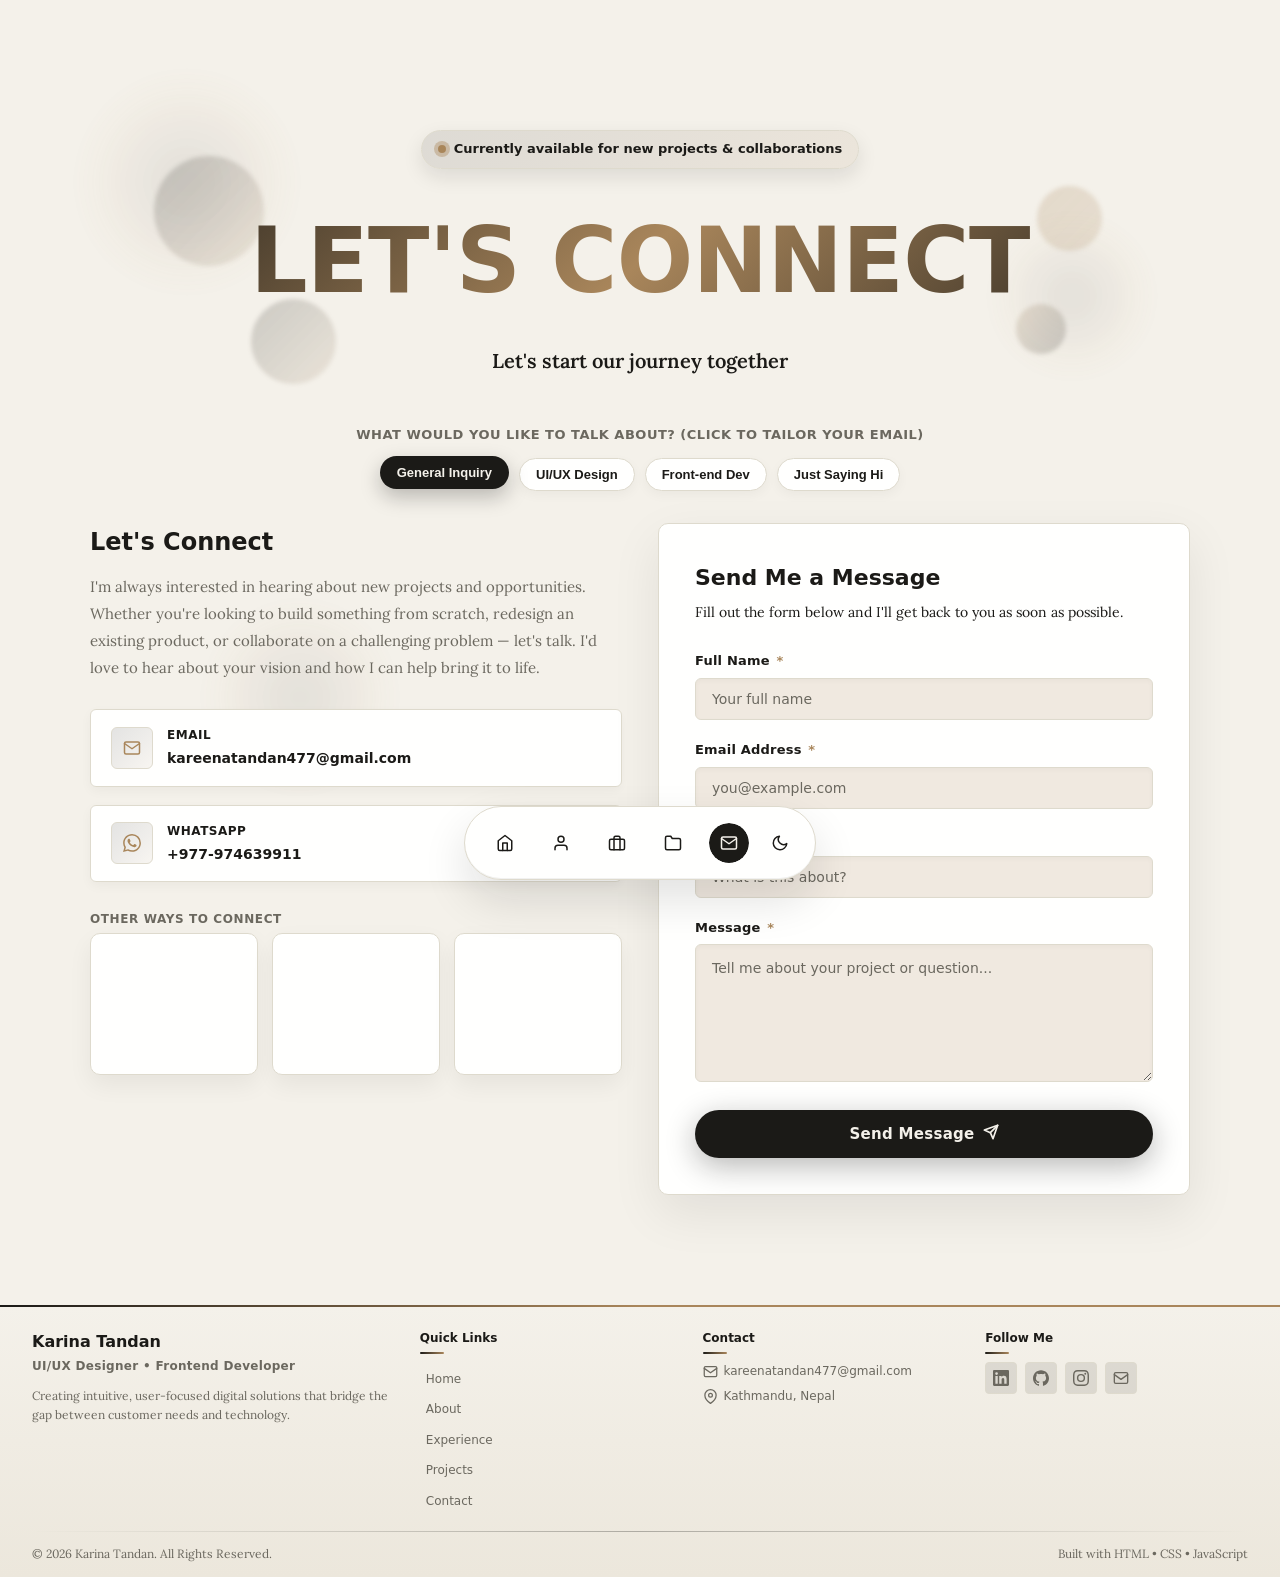
<file: contact.html>
<!doctype html>
<html lang="en">
<head>
  <meta charset="utf-8" />
  <meta name="viewport" content="width=device-width,initial-scale=1" />
  <meta name="description" content="Get in touch with Karina Tandan — UI/UX Designer and Front-End Developer. Reach out for collaborations, projects, or opportunities." />
  <title>Contact — Karina Tandan</title>
  <script>document.documentElement.setAttribute('data-theme', localStorage.getItem('theme') || 'light');</script>
  <link rel="stylesheet" href="styles/theme.css">
  <link rel="icon" href="data:image/svg+xml,<svg xmlns='http://www.w3.org/2000/svg' viewBox='0 0 32 32'><rect width='32' height='32' rx='6' fill='%23111111'/><text x='16' y='22' font-size='18' text-anchor='middle' fill='white' font-family='Inconsolata,monospace' font-weight='700'>K</text></svg>">
  <link href="https://api.fontshare.com/v2/css?f[]=general-sans@300,400,500,600,700&display=swap" rel="stylesheet">
  <link rel="preconnect" href="https://fonts.googleapis.com">
  <link href="https://fonts.googleapis.com/css2?family=Lora:ital,wght@0,400;0,500;1,400&display=swap" rel="stylesheet">
  <link rel="stylesheet" href="styles/main.css">

  <style>
    /* ===== Contact page specific styles ===== */

    .contact-hero{
      position:relative;
      text-align:center;
      padding:20px 20px 30px;
      overflow:hidden;
    }

    /* Floating decorative background shapes (matching About page) */
    .float-shapes{
      position:absolute;inset:0;pointer-events:none;z-index:0;
    }
    .float-shape{
      position:absolute;border-radius:50%;
      background:linear-gradient(135deg,color-mix(in srgb,var(--ink) 18%,transparent),color-mix(in srgb,var(--accent) 12%,transparent));
      filter:blur(2px);
      animation:floatY 8s ease-in-out infinite;
      will-change:transform;
    }
    .float-shape.s1{width:110px;height:110px;top:15%;left:10%;animation-delay:0s}
    .float-shape.s2{width:65px;height:65px;top:25%;right:12%;animation-delay:1.5s;
      background:linear-gradient(135deg,color-mix(in srgb,var(--accent) 22%,transparent),color-mix(in srgb,var(--accent) 18%,transparent))}
    .float-shape.s3{width:85px;height:85px;bottom:10%;left:18%;animation-delay:3s}
    .float-shape.s4{width:50px;height:50px;bottom:20%;right:15%;animation-delay:2s;
      background:linear-gradient(135deg,color-mix(in srgb,var(--accent) 18%,transparent),color-mix(in srgb,var(--ink) 18%,transparent))}

    @keyframes floatY{
      0%,100%{transform:translateY(0) rotate(0deg)}
      50%{transform:translateY(-25px) rotate(8deg)}
    }

    .hero-inner{position:relative;z-index:1;max-width:none;margin:0}

    /* Status Badge */
    .status-badge{
      display:inline-flex;align-items:center;gap:8px;
      padding:8px 16px;border-radius:30px;
      background:linear-gradient(135deg,color-mix(in srgb,var(--ink) 10%,transparent),color-mix(in srgb,var(--accent) 10%,transparent));
      border:1px solid var(--line);
      color:var(--color-accent-dark);font-size:13px;font-weight:600;
      margin-bottom:20px;box-shadow:0 8px 20px rgba(17,17,17,0.1);
    }
    .status-dot{
      width:8px;height:8px;border-radius:50%;background:var(--color-success);
      position:relative;
    }
    .status-dot::after{
      content:"";position:absolute;inset:-4px;border-radius:50%;
      background:var(--color-success);opacity:0.4;
      animation:pulse 2s cubic-bezier(.4,0,.6,1) infinite;
    }
    @keyframes pulse{0%,100%{transform:scale(1);opacity:0.4}50%{transform:scale(1.8);opacity:0}}

    .contact-title{
      font-size:clamp(48px,9vw,90px);
      background:linear-gradient(135deg,var(--ink) 0%,var(--accent) 50%,var(--ink) 100%);
      -webkit-background-clip:text;-webkit-text-fill-color:transparent;background-clip:text;
      letter-spacing:-0.5px;margin-bottom:12px;text-transform:uppercase;font-weight:800;
    }
    .contact-sub{color:var(--ink);font-weight:600;font-size:20px;margin-bottom:8px}

    /* ===== Interactive Icebreaker Pills ===== */
    .icebreaker-section{
      position:relative;z-index:1;max-width:680px;margin:10px auto 32px;text-align:center;
    }
    .icebreaker-label{font-size:13px;color:var(--ink-soft);margin-bottom:12px;text-transform:uppercase;letter-spacing:0.5px;font-weight:600}
    .icebreaker-grid{
      display:flex;flex-wrap:wrap;justify-content:center;gap:10px;
    }
    .icebreaker-pill{
      padding:8px 16px;border-radius:20px;font-size:13px;font-weight:600;
      background:var(--color-card);border:1.5px solid var(--line);color:var(--color-text-body);
      cursor:pointer;transition:all .28s cubic-bezier(.2,.9,.2,1);
      box-shadow:0 4px 12px rgba(17,17,17,0.04);
    }
    .icebreaker-pill:hover, .icebreaker-pill.active{
      background:var(--color-accent);
      color:var(--bg);border-color:transparent;
      transform:translateY(-2px);box-shadow:0 8px 20px rgba(17,17,17,0.25);
    }

    /* ===== Two-Column Contact Grid ===== */
    .contact-hub-wrap{
      position:relative;z-index:1;max-width:1100px;margin:0 auto;
      perspective:1200px;
    }
    .contact-grid{
      display:grid;grid-template-columns:1fr 1fr;gap:36px;align-items:start;
    }

    .contact-left{
      display:flex;flex-direction:column;gap:28px;
    }
    .contact-left-intro h3{
      font-family:var(--font-heading);font-size:24px;color:var(--ink);
      margin:0 0 12px;
    }
    .contact-left-intro p{
      color:var(--ink-soft);font-size:15px;line-height:1.8;margin:0;
    }

    /* Contact Info Items */
    .contact-info-list{
      display:flex;flex-direction:column;gap:18px;
    }
    .contact-info-list > .contact-info-item:nth-child(1){transition-delay:0.05s}
    .contact-info-list > .contact-info-item:nth-child(2){transition-delay:0.1s}
    .contact-info-item{
      display:flex;align-items:center;gap:14px;
      padding:16px 20px;border-radius:6px;
      background:var(--color-card);
      border:1.5px solid var(--line);
      box-shadow:0 4px 12px rgba(17,17,17,0.04);
      transition:all .3s cubic-bezier(.2,.9,.2,1);
    }
    .contact-info-item:hover{
      border-color:color-mix(in srgb,var(--ink) 25%,transparent);
      box-shadow:0 8px 20px rgba(17,17,17,0.1);
      transform:translateY(-4px);
    }
    .contact-info-icon{
      width:42px;height:42px;border-radius:6px;flex-shrink:0;
      background:linear-gradient(135deg,color-mix(in srgb,var(--ink) 12%,transparent),color-mix(in srgb,var(--accent) 8%,transparent));
      display:flex;align-items:center;justify-content:center;
      color:var(--color-secondary);
      border:1px solid var(--line);
    }
    .contact-info-text{display:flex;flex-direction:column}
    .contact-info-label{font-size:12px;font-weight:600;color:var(--color-text-body);text-transform:uppercase;letter-spacing:0.5px;margin-bottom:2px}
    .contact-info-value{font-size:14px;font-weight:600;color:var(--color-text-heading)}

    /* Social links in left column */
    .contact-socials-label{
      font-size:12px;font-weight:600;color:var(--ink-soft);
      text-transform:uppercase;letter-spacing:0.6px;margin-bottom:4px;
    }
    .contact-socials-grid{
      display:grid;grid-template-columns:repeat(3,1fr);gap:14px;
    }
    .contact-socials-grid > .social-card:nth-child(1){transition-delay:0.05s}
    .contact-socials-grid > .social-card:nth-child(2){transition-delay:0.1s}
    .contact-socials-grid > .social-card:nth-child(3){transition-delay:0.15s}
    .social-card{
      display:flex;flex-direction:column;align-items:center;justify-content:center;
      padding:22px 14px;background:var(--color-card);
      border:1.5px solid var(--line);border-radius:10px;
      text-decoration:none;color:var(--color-text-heading);
      transition:all .35s cubic-bezier(.2,.9,.2,1);
      box-shadow:0 10px 25px rgba(17,17,17,0.06);
      transform-style:preserve-3d;
    }
    .social-card:hover{
      transform:translateY(-8px) rotateX(8deg);
      border-color:color-mix(in srgb,var(--ink) 35%,transparent);
      box-shadow:0 20px 45px rgba(17,17,17,0.18);
      background:var(--color-card);
    }
    .social-card-icon{
      width:44px;height:44px;border-radius:6px;
      background:linear-gradient(135deg,color-mix(in srgb,var(--ink) 12%,transparent),color-mix(in srgb,var(--accent) 10%,transparent));
      color:var(--color-secondary);display:flex;align-items:center;justify-content:center;
      font-size:18px;margin-bottom:10px;
      transition:all .3s ease;border:1px solid var(--line);
    }
    .social-card:hover .social-card-icon{
      background:var(--color-accent);color:var(--bg);
      transform:scale(1.1);box-shadow:0 8px 20px rgba(17,17,17,0.3);
    }
    .social-card-name{font-weight:700;font-size:14px;margin:0 0 2px}
    .social-card-action{font-size:11px;color:var(--color-accent-dark);font-weight:600}

    /* ===== Contact Form (Right Column) ===== */
    .contact-form-card{
      background:var(--color-card);
      border:1.5px solid var(--line);
      border-radius:10px;padding:36px;
      box-shadow:0 18px 50px rgba(17,17,17,0.08);
      transition:transform .4s cubic-bezier(.2,.9,.2,1),box-shadow .4s ease,border-color .4s ease;
      transform-style:preserve-3d;
    }
    .contact-form-card:hover{
      transform:translateY(-4px);
      box-shadow:0 28px 65px rgba(17,17,17,0.18);
      border-color:color-mix(in srgb,var(--ink) 35%,transparent);
    }
    .contact-form-header{
      margin-bottom:28px;
    }
    .contact-form-header h3{
      font-family:var(--font-heading);font-size:22px;color:var(--color-text-heading);
      margin:0 0 6px;
    }
    .contact-form-header p{
      color:var(--color-text-body);font-size:14px;margin:0;line-height:1.6;
    }

    /* Form Groups */
    .form-group{margin-bottom:20px}
    .form-group label{
      display:block;font-size:13px;font-weight:600;color:var(--color-text-heading);
      margin-bottom:6px;letter-spacing:0.2px;
    }
    .form-group label .required{
      color:var(--color-accent-warm);margin-left:2px;
    }

    .form-input,
    .form-textarea{
      width:100%;padding:12px 16px;
      font-family:var(--font-heading);font-size:14px;color:var(--color-text-heading);
      background:color-mix(in srgb,var(--accent) 18%,transparent);
      border:1.5px solid var(--line);
      border-radius:6px;
      box-shadow:inset 0 2px 4px rgba(17,17,17,0.03);
      transition:all .3s ease;
      outline:none;
    }
    .form-input::placeholder,
    .form-textarea::placeholder{
      color:var(--ink-soft);
    }
    .form-input:focus,
    .form-textarea:focus{
      border-color:var(--color-accent);
      box-shadow:0 0 0 3px rgba(17,17,17,0.12),inset 0 2px 4px rgba(17,17,17,0.03);
      background:var(--color-card);
    }
    .form-textarea{resize:vertical;min-height:120px;line-height:1.6}

    /* Validation states */
    .form-group.has-error .form-input,
    .form-group.has-error .form-textarea{
      border-color:#B3542E;
      box-shadow:0 0 0 3px rgba(179,84,46,0.1);
    }
    .form-group.has-success .form-input,
    .form-group.has-success .form-textarea{
      border-color:var(--color-success);
    }
    .form-error-msg{
      display:none;font-size:12px;color:#B3542E;margin-top:6px;font-weight:500;
      align-items:center;gap:4px;
    }
    .form-group.has-error .form-error-msg{
      display:flex;
    }

    /* Submit Button */
    .form-submit-btn{
      display:inline-flex;align-items:center;justify-content:center;gap:8px;
      width:100%;padding:14px 28px;border:none;border-radius:999px;
      background:var(--color-accent);
      color:var(--bg);font-family:var(--font-heading);font-size:15px;font-weight:600;
      cursor:pointer;position:relative;overflow:hidden;
      box-shadow:0 8px 30px rgba(17,17,17,0.3);
      transition:transform .3s cubic-bezier(.2,.9,.2,1),box-shadow .3s ease,opacity .3s ease;
      letter-spacing:0.3px;
    }
    .form-submit-btn::before{
      content:"";position:absolute;inset:0;
      background:linear-gradient(135deg,rgba(255,255,255,0.2),transparent);
      opacity:0;transition:opacity .3s ease;
    }
    .form-submit-btn:hover:not(:disabled){
      transform:translateY(-3px);
      box-shadow:0 12px 40px rgba(17,17,17,0.45);
    }
    .form-submit-btn:hover:not(:disabled)::before{
      opacity:1;
    }
    .form-submit-btn:focus-visible{
      outline:3px solid color-mix(in srgb,var(--ink) 40%,transparent);outline-offset:4px;
    }
    .form-submit-btn:disabled{
      opacity:0.7;cursor:not-allowed;transform:none;
    }

    /* Spinner inside button */
    .btn-spinner{
      display:none;width:18px;height:18px;
      border:2.5px solid color-mix(in srgb,var(--bg) 30%,transparent);
      border-top-color:var(--bg);border-radius:50%;
      animation:spin .6s linear infinite;
    }
    .form-submit-btn.loading .btn-text{display:none}
    .form-submit-btn.loading .btn-spinner{display:inline-block}
    .form-submit-btn.loading .btn-icon{display:none}
    @keyframes spin{to{transform:rotate(360deg)}}

    /* Form Messages (success / error) */
    .form-message{
      display:none;padding:14px 18px;border-radius:6px;
      font-size:14px;font-weight:500;margin-top:16px;
      align-items:center;gap:8px;
    }
    .form-message.visible{display:flex}
    .form-message.success{
      background:linear-gradient(135deg,rgba(110,122,82,0.1),rgba(201,183,156,0.08));
      border:1px solid rgba(110,122,82,0.25);color:#5A6B3D;
    }
    .form-message.error{
      background:linear-gradient(135deg,rgba(179,84,46,0.1),rgba(201,183,156,0.08));
      border:1px solid rgba(179,84,46,0.25);color:#A63A2F;
    }

    /* ===== Socials Section (below grid) ===== */
    .socials-section{text-align:center;margin-top:70px;padding-bottom:40px}
    .socials-section h3{font-size:24px;margin-bottom:8px;color:var(--color-text-heading)}
    .socials-section p{color:var(--color-text-body);margin-bottom:32px;font-size:15px}

    /* ===== Responsive ===== */
    @media (max-width:900px){
      .contact-grid{grid-template-columns:1fr;gap:32px}
      .contact-socials-grid{grid-template-columns:repeat(3,1fr)}
    }

    @media (max-width:768px){
      .contact-form-card{padding:28px 20px}
      .contact-socials-grid{grid-template-columns:1fr;gap:12px}
      .contact-info-item{padding:14px 16px}
    }

    @media (max-width:480px){
      .contact-socials-grid{grid-template-columns:1fr 1fr}
    }

    @media (prefers-reduced-motion:reduce){
      .float-shape,.status-dot::after{animation:none}
      .contact-form-card,.social-card{transition:none}
    }
  </style>
</head>
<body class="page-contact">
  <header class="site-header">
    <nav class="capsule-nav" aria-label="Primary">
      <div class="nav-inner">
        <a href="index.html" class="nav-link" title="Home">
  <span class="nav-icon"><svg width="16" height="16" viewBox="0 0 24 24" fill="none" stroke="currentColor" stroke-width="2" stroke-linecap="round" stroke-linejoin="round"><path d="M3 9l9-7 9 7v11a2 2 0 0 1-2 2H5a2 2 0 0 1-2-2z"/><polyline points="9 22 9 12 15 12 15 22"/></svg></span>
  <span class="nav-label">Home</span>
</a>
        <a href="about.html" class="nav-link" title="About">
  <span class="nav-icon"><svg width="16" height="16" viewBox="0 0 24 24" fill="none" stroke="currentColor" stroke-width="2" stroke-linecap="round" stroke-linejoin="round"><path d="M20 21v-2a4 4 0 0 0-4-4H8a4 4 0 0 0-4 4v2"/><circle cx="12" cy="7" r="4"/></svg></span>
  <span class="nav-label">About</span>
</a>
        <a href="experience.html" class="nav-link" title="Experience">
  <span class="nav-icon"><svg width="16" height="16" viewBox="0 0 24 24" fill="none" stroke="currentColor" stroke-width="2" stroke-linecap="round" stroke-linejoin="round"><rect x="2" y="7" width="20" height="14" rx="2" ry="2"/><path d="M16 21V5a2 2 0 0 0-2-2h-4a2 2 0 0 0-2 2v16"/></svg></span>
  <span class="nav-label">Experience</span>
</a>
        <a href="projects.html" class="nav-link" title="Projects">
  <span class="nav-icon"><svg width="16" height="16" viewBox="0 0 24 24" fill="none" stroke="currentColor" stroke-width="2" stroke-linecap="round" stroke-linejoin="round"><path d="M22 19a2 2 0 0 1-2 2H4a2 2 0 0 1-2-2V5a2 2 0 0 1 2-2h5l2 3h9a2 2 0 0 1 2 2z"/></svg></span>
  <span class="nav-label">Projects</span>
</a>
        <a href="contact.html" class="nav-link active" aria-current="page" title="Contact">
  <span class="nav-icon"><svg width="16" height="16" viewBox="0 0 24 24" fill="none" stroke="currentColor" stroke-width="2" stroke-linecap="round" stroke-linejoin="round"><path d="M4 4h16c1.1 0 2 .9 2 2v12c0 1.1-.9 2-2 2H4c-1.1 0-2-.9-2-2V6c0-1.1.9-2 2-2z"/><polyline points="22,6 12,13 2,6"/></svg></span>
  <span class="nav-label">Contact</span>
</a>
        <button id="theme-toggle" aria-label="Toggle dark mode" class="theme-toggle">
          <svg width="18" height="18" viewBox="0 0 24 24" fill="none" stroke="currentColor" stroke-width="2" stroke-linecap="round" stroke-linejoin="round" aria-hidden="true"><path d="M21 12.79A9 9 0 1 1 11.21 3 7 7 0 0 0 21 12.79z"/></svg>
        </button>
      </div>
    </nav>
  </header>

  <main id="main" class="container">
    <div class="bubble-layer" aria-hidden="true">
      <span class="bubble b1"></span>
      <span class="bubble b2"></span>
      <span class="bubble b3"></span>
      <span class="bubble b4"></span>
    </div>

    <!-- ===== Hero & Status ===== -->
    <section class="contact-hero">
      <div class="float-shapes" aria-hidden="true">
        <span class="float-shape s1"></span>
        <span class="float-shape s2"></span>
        <span class="float-shape s3"></span>
        <span class="float-shape s4"></span>
      </div>

      <div class="hero-inner" data-animate="entry-scale">
        <div class="status-badge" role="status" aria-label="Status: Available for new projects">
          <span class="status-dot"></span>
          <span>Currently available for new projects &amp; collaborations</span>
        </div>
        <h1 class="contact-title">Let's Connect</h1>
        <p class="contact-sub">Let's start our journey together</p>
      </div>
    </section>

    <!-- ===== Interactive Icebreaker Pills ===== -->
    <section class="icebreaker-section" data-animate="entry-scale">
      <p class="icebreaker-label">What would you like to talk about? (Click to tailor your email)</p>
      <div class="icebreaker-grid" role="group" aria-label="Email topic selectors">
        <button type="button" class="icebreaker-pill active" data-subject="Let's Connect" data-body="Hi Karina,%0D%0A%0D%0AI'd love to connect and talk about collaborating on a project!%0D%0A%0D%0ABest,%0D%0A[Your Name/Organization]">General Inquiry</button>
        <button type="button" class="icebreaker-pill" data-subject="UI/UX Design Collaboration" data-body="Hi Karina,%0D%0A%0D%0AI'm reaching out because we need help designing an intuitive user experience for our product.%0D%0A%0D%0ABest,%0D%0A[Your Name/Organization]">UI/UX Design</button>
        <button type="button" class="icebreaker-pill" data-subject="Front-end Development Project" data-body="Hi Karina,%0D%0A%0D%0AI'm looking for a front-end developer to build a fast, responsive interface. Let's chat!%0D%0A%0D%0ABest,%0D%0A[Your Name/Organization]">Front-end Dev</button>
        <button type="button" class="icebreaker-pill" data-subject="Just Saying Hi!" data-body="Hi Karina,%0D%0A%0D%0AI came across your portfolio and just wanted to reach out and say hello!%0D%0A%0D%0ABest,%0D%0A[Your Name/Organization]">Just Saying Hi</button>
      </div>
    </section>

    <!-- ===== Two-Column Contact Grid ===== -->
    <section class="contact-hub-wrap" data-animate="entry-scale">
      <div class="contact-grid">

        <!-- Left Column: Info + Socials -->
        <div class="contact-left">
          <div class="contact-left-intro">
            <h3>Let's Connect</h3>
            <p>I'm always interested in hearing about new projects and opportunities. Whether you're looking to build something from scratch, redesign an existing product, or collaborate on a challenging problem — let's talk. I'd love to hear about your vision and how I can help bring it to life.</p>
          </div>

          <div class="contact-info-list">
            <div class="contact-info-item" data-animate="entry-scale">
              <div class="contact-info-icon" aria-hidden="true">
                <svg width="18" height="18" viewBox="0 0 24 24" fill="none" stroke="currentColor" stroke-width="2" stroke-linecap="round" stroke-linejoin="round"><path d="M4 4h16c1.1 0 2 .9 2 2v12c0 1.1-.9 2-2 2H4c-1.1 0-2-.9-2-2V6c0-1.1.9-2 2-2z"/><polyline points="22,6 12,13 2,6"/></svg>
              </div>
              <div class="contact-info-text">
                <span class="contact-info-label">Email</span>
                <a href="https://mail.google.com/mail/?view=cm&fs=1&to=kareenatandan477@gmail.com" class="contact-info-value" style="text-decoration:none;color:inherit">kareenatandan477@gmail.com</a>
              </div>
            </div>
            <a href="https://wa.me/977974639911" class="contact-info-item" data-animate="entry-scale" title="Chat on WhatsApp" target="_blank" rel="noopener noreferrer" style="text-decoration:none;color:inherit">
              <div class="contact-info-icon" aria-hidden="true">
                <svg width="18" height="18" viewBox="0 0 24 24" fill="currentColor"><path d="M17.472 14.382c-.297-.149-1.758-.867-2.03-.967-.273-.099-.471-.148-.67.15-.197.297-.767.966-.94 1.164-.173.199-.347.223-.644.075-.297-.15-1.255-.463-2.39-1.475-.883-.788-1.48-1.761-1.653-2.059-.173-.297-.018-.458.13-.606.134-.133.298-.347.446-.52.149-.174.198-.298.298-.497.099-.198.05-.371-.025-.52-.075-.149-.669-1.612-.916-2.207-.242-.579-.487-.5-.669-.51-.173-.008-.371-.01-.57-.01-.198 0-.52.074-.792.372-.272.297-1.04 1.016-1.04 2.479 0 1.462 1.065 2.875 1.213 3.074.149.198 2.096 3.2 5.077 4.487.709.306 1.262.489 1.694.625.712.227 1.36.195 1.871.118.571-.085 1.758-.719 2.006-1.413.248-.694.248-1.289.173-1.413-.074-.124-.272-.198-.57-.347m-5.421 7.403h-.004a9.87 9.87 0 01-5.031-1.378l-.361-.214-3.741.982.998-3.648-.235-.374a9.86 9.86 0 01-1.51-5.26c.001-5.45 4.436-9.884 9.888-9.884 2.64 0 5.122 1.03 6.988 2.898a9.825 9.825 0 012.893 6.994c-.003 5.45-4.437 9.884-9.885 9.884m8.413-18.297A11.815 11.815 0 0012.05 0C5.495 0 .16 5.335.157 11.892c0 2.096.547 4.142 1.588 5.945L.057 24l6.305-1.654a11.882 11.882 0 005.683 1.448h.005c6.554 0 11.89-5.335 11.893-11.893a11.821 11.821 0 00-3.48-8.413z"/></svg>
              </div>
              <div class="contact-info-text">
                <span class="contact-info-label">WhatsApp</span>
                <span class="contact-info-value">+977-974639911</span>
              </div>
            </a>
          </div>

          <div>
            <p class="contact-socials-label">Other Ways to Connect</p>
            <div class="contact-socials-grid">
              <a href="https://www.linkedin.com/in/karina-tandan-47b593317" class="social-card" data-animate="entry-scale" title="LinkedIn" target="_blank" rel="noopener noreferrer">
                <div class="social-card-icon">
                  <svg width="20" height="20" viewBox="0 0 24 24" fill="currentColor"><path d="M20.447 20.452h-3.554v-5.569c0-1.328-.027-3.037-1.852-3.037-1.853 0-2.136 1.445-2.136 2.939v5.667H9.351V9h3.414v1.561h.046c.477-.9 1.637-1.85 3.37-1.85 3.601 0 4.267 2.37 4.267 5.455v6.286zM5.337 7.433a2.062 2.062 0 01-2.063-2.065 2.064 2.064 0 112.063 2.065zm1.782 13.019H3.555V9h3.564v11.452zM22.225 0H1.771C.792 0 0 .774 0 1.729v20.542C0 23.227.792 24 1.771 24h20.451C23.2 24 24 23.227 24 22.271V1.729C24 .774 23.2 0 22.222 0h.003z"/></svg>
                </div>
                <p class="social-card-name">LinkedIn</p>
                <span class="social-card-action">Connect &rarr;</span>
              </a>
              <a href="https://github.com/kareenatandan" class="social-card" data-animate="entry-scale" title="GitHub" target="_blank" rel="noopener noreferrer">
                <div class="social-card-icon">
                  <svg width="20" height="20" viewBox="0 0 24 24" fill="currentColor"><path d="M12 .297c-6.63 0-12 5.373-12 12 0 5.303 3.438 9.8 8.205 11.385.6.113.82-.258.82-.577 0-.285-.01-1.04-.015-2.04-3.338.724-4.042-1.61-4.042-1.61C4.422 18.07 3.633 17.7 3.633 17.7c-1.087-.744.084-.729.084-.729 1.205.084 1.838 1.236 1.838 1.236 1.07 1.835 2.809 1.305 3.495.998.108-.776.417-1.305.76-1.605-2.665-.3-5.466-1.332-5.466-5.93 0-1.31.465-2.38 1.235-3.22-.135-.303-.54-1.523.105-3.176 0 0 1.005-.322 3.3 1.23.96-.267 1.98-.399 3-.405 1.02.006 2.04.138 3 .405 2.28-1.552 3.285-1.23 3.285-1.23.645 1.653.24 2.873.12 3.176.765.84 1.23 1.91 1.23 3.22 0 4.61-2.805 5.625-5.475 5.92.42.36.81 1.096.81 2.22 0 1.606-.015 2.896-.015 3.286 0 .315.21.69.825.57C20.565 22.092 24 17.592 24 12.297c0-6.627-5.373-12-12-12"/></svg>
                </div>
                <p class="social-card-name">GitHub</p>
                <span class="social-card-action">View Code &rarr;</span>
              </a>
              <a href="https://www.instagram.com/karrinnaa.__/" class="social-card" data-animate="entry-scale" title="Instagram" target="_blank" rel="noopener noreferrer">
                <div class="social-card-icon">
                  <svg width="20" height="20" viewBox="0 0 24 24" fill="currentColor"><path d="M12 0C8.74 0 8.333.015 7.053.072 5.775.132 4.905.333 4.14.63c-.789.306-1.459.717-2.126 1.384S.935 3.35.63 4.14C.333 4.905.131 5.775.072 7.053.012 8.333 0 8.74 0 12s.015 3.667.072 4.947c.06 1.277.261 2.148.558 2.913.306.788.717 1.459 1.384 2.126.667.666 1.336 1.079 2.126 1.384.766.296 1.636.499 2.913.558C8.333 23.988 8.74 24 12 24s3.667-.015 4.947-.072c1.277-.06 2.148-.262 2.913-.558.788-.306 1.459-.718 2.126-1.384.666-.667 1.079-1.335 1.384-2.126.296-.765.499-1.636.558-2.913.06-1.28.072-1.687.072-4.947s-.015-3.667-.072-4.947c-.06-1.277-.262-2.149-.558-2.913-.306-.789-.718-1.459-1.384-2.126C21.319 1.347 20.651.935 19.86.63c-.765-.297-1.636-.499-2.913-.558C15.667.012 15.26 0 12 0zm0 2.16c3.203 0 3.585.016 4.85.071 1.17.055 1.805.249 2.227.415.562.217.96.477 1.382.896.419.42.679.819.896 1.381.164.422.36 1.057.413 2.227.057 1.266.07 1.646.07 4.85s-.015 3.585-.074 4.85c-.061 1.17-.256 1.805-.421 2.227-.224.562-.479.96-.899 1.382-.419.419-.824.679-1.38.896-.42.164-1.065.36-2.235.413-1.274.057-1.649.07-4.859.07-3.211 0-3.586-.015-4.859-.074-1.171-.061-1.816-.256-2.236-.421-.569-.224-.96-.479-1.379-.899-.421-.419-.69-.824-.9-1.38-.165-.42-.359-1.065-.42-2.235-.045-1.26-.061-1.649-.061-4.844 0-3.196.016-3.586.061-4.861.061-1.17.255-1.814.42-2.234.21-.57.479-.96.9-1.381.419-.419.81-.689 1.379-.898.42-.166 1.051-.361 2.221-.421 1.275-.045 1.65-.06 4.859-.06l.045.03zm0 3.678a6.162 6.162 0 100 12.324 6.162 6.162 0 000-12.324zM12 16c-2.21 0-4-1.79-4-4s1.79-4 4-4 4 1.79 4 4-1.79 4-4 4zm7.846-10.405a1.441 1.441 0 11-2.88 0 1.441 1.441 0 012.88 0z"/></svg>
                </div>
                <p class="social-card-name">Instagram</p>
                <span class="social-card-action">Follow &rarr;</span>
              </a>
            </div>
          </div>
        </div>

        <!-- Right Column: Contact Form -->
        <div class="contact-form-card" id="tilt-card">
          <div class="contact-form-header">
            <h3>Send Me a Message</h3>
            <p>Fill out the form below and I'll get back to you as soon as possible.</p>
          </div>

          <form id="contact-form" action="https://formspree.io/f/mkodkvpn" method="POST" novalidate>
            <div class="form-group">
              <label for="cf-name">Full Name <span class="required" aria-hidden="true">*</span></label>
              <input type="text" id="cf-name" name="name" class="form-input" placeholder="Your full name" required autocomplete="name" aria-required="true">
              <p class="form-error-msg" id="cf-name-error" role="alert">
                <svg width="12" height="12" viewBox="0 0 24 24" fill="none" stroke="currentColor" stroke-width="2.5" stroke-linecap="round" stroke-linejoin="round"><circle cx="12" cy="12" r="10"/><line x1="15" y1="9" x2="9" y2="15"/><line x1="9" y1="9" x2="15" y2="15"/></svg>
                Please enter your name
              </p>
            </div>

            <div class="form-group">
              <label for="cf-email">Email Address <span class="required" aria-hidden="true">*</span></label>
              <input type="email" id="cf-email" name="email" class="form-input" placeholder="you@example.com" required autocomplete="email" aria-required="true">
              <p class="form-error-msg" id="cf-email-error" role="alert">
                <svg width="12" height="12" viewBox="0 0 24 24" fill="none" stroke="currentColor" stroke-width="2.5" stroke-linecap="round" stroke-linejoin="round"><circle cx="12" cy="12" r="10"/><line x1="15" y1="9" x2="9" y2="15"/><line x1="9" y1="9" x2="15" y2="15"/></svg>
                Please enter a valid email address
              </p>
            </div>

            <div class="form-group">
              <label for="cf-subject">Subject <span class="required" aria-hidden="true">*</span></label>
              <input type="text" id="cf-subject" name="subject" class="form-input" placeholder="What is this about?" required aria-required="true">
              <p class="form-error-msg" id="cf-subject-error" role="alert">
                <svg width="12" height="12" viewBox="0 0 24 24" fill="none" stroke="currentColor" stroke-width="2.5" stroke-linecap="round" stroke-linejoin="round"><circle cx="12" cy="12" r="10"/><line x1="15" y1="9" x2="9" y2="15"/><line x1="9" y1="9" x2="15" y2="15"/></svg>
                Please enter a subject
              </p>
            </div>

            <div class="form-group">
              <label for="cf-message">Message <span class="required" aria-hidden="true">*</span></label>
              <textarea id="cf-message" name="message" class="form-textarea" placeholder="Tell me about your project or question..." required rows="5" aria-required="true"></textarea>
              <p class="form-error-msg" id="cf-message-error" role="alert">
                <svg width="12" height="12" viewBox="0 0 24 24" fill="none" stroke="currentColor" stroke-width="2.5" stroke-linecap="round" stroke-linejoin="round"><circle cx="12" cy="12" r="10"/><line x1="15" y1="9" x2="9" y2="15"/><line x1="9" y1="9" x2="15" y2="15"/></svg>
                Please enter your message
              </p>
            </div>

            <button type="submit" class="form-submit-btn" id="cf-submit">
              <span class="btn-text">Send Message</span>
              <span class="btn-icon" aria-hidden="true">
                <svg width="16" height="16" viewBox="0 0 24 24" fill="none" stroke="currentColor" stroke-width="2.5" stroke-linecap="round" stroke-linejoin="round"><line x1="22" y1="2" x2="11" y2="13"/><polygon points="22 2 15 22 11 13 2 9 22 2"/></svg>
              </span>
              <span class="btn-spinner" aria-hidden="true"></span>
            </button>
          </form>

          <div class="form-message success" id="cf-success" role="status" aria-live="polite">
            <svg width="18" height="18" viewBox="0 0 24 24" fill="none" stroke="currentColor" stroke-width="2.5" stroke-linecap="round" stroke-linejoin="round"><path d="M22 11.08V12a10 10 0 1 1-5.93-9.14"/><polyline points="22 4 12 14.01 9 11.01"/></svg>
            <span>Message sent successfully! I'll get back to you soon.</span>
          </div>
          <div class="form-message error" id="cf-error-msg" role="alert" aria-live="assertive">
            <svg width="18" height="18" viewBox="0 0 24 24" fill="none" stroke="currentColor" stroke-width="2.5" stroke-linecap="round" stroke-linejoin="round"><circle cx="12" cy="12" r="10"/><line x1="15" y1="9" x2="9" y2="15"/><line x1="9" y1="9" x2="15" y2="15"/></svg>
            <span>Something went wrong. Please try again or <a href="mailto:kareenatandan477@gmail.com" style="color:inherit;text-decoration:underline">email me directly</a>.</span>
          </div>
        </div>

      </div>
    </section>

  </main>


  <footer class="site-footer" role="contentinfo">
    <div class="footer-container">
      <div class="footer-grid">
        <div class="footer-brand">
          <h3 class="footer-name">Karina Tandan</h3>
          <p class="footer-tagline">UI/UX Designer &bull; Frontend Developer</p>
          <p class="footer-desc">Creating intuitive, user-focused digital solutions that bridge the gap between customer needs and technology.</p>
        </div>
        <div class="footer-links-col">
          <h4 class="footer-col-title">Quick Links</h4>
          <nav aria-label="Footer navigation">
            <ul class="footer-links">
              <li><a href="index.html">Home</a></li>
              <li><a href="about.html">About</a></li>
              <li><a href="experience.html">Experience</a></li>
              <li><a href="projects.html">Projects</a></li>
              <li><a href="contact.html">Contact</a></li>
            </ul>
          </nav>
        </div>
        <div class="footer-contact-col">
          <h4 class="footer-col-title">Contact</h4>
          <ul class="footer-contact-list">
            <li>
              <svg width="18" height="18" viewBox="0 0 24 24" fill="none" stroke="currentColor" stroke-width="2" stroke-linecap="round" stroke-linejoin="round"><rect x="2" y="4" width="20" height="16" rx="2"/><path d="M22 7l-10 7L2 7"/></svg>
              <a href="https://mail.google.com/mail/?view=cm&fs=1&to=kareenatandan477@gmail.com">kareenatandan477@gmail.com</a>
            </li>
            <li>
              <svg width="18" height="18" viewBox="0 0 24 24" fill="none" stroke="currentColor" stroke-width="2" stroke-linecap="round" stroke-linejoin="round"><path d="M21 10c0 7-9 13-9 13s-9-6-9-13a9 9 0 0 1 18 0z"/><circle cx="12" cy="10" r="3"/></svg>
              <span>Kathmandu, Nepal</span>
            </li>
          </ul>
        </div>
        <div class="footer-social-col">
          <h4 class="footer-col-title">Follow Me</h4>
          <div class="footer-social-links">
            <a href="https://www.linkedin.com/in/karina-tandan-47b593317" target="_blank" rel="noopener noreferrer" class="footer-social-link" aria-label="LinkedIn">
              <svg width="20" height="20" viewBox="0 0 24 24" fill="currentColor"><path d="M20.447 20.452h-3.554v-5.569c0-1.328-.027-3.037-1.852-3.037-1.853 0-2.136 1.445-2.136 2.939v5.667H9.351V9h3.414v1.561h.046c.477-.9 1.637-1.85 3.37-1.85 3.601 0 4.267 2.37 4.267 5.455v6.286zM5.337 7.433a2.062 2.062 0 01-2.063-2.065 2.064 2.064 0 112.063 2.065zm1.782 13.019H3.555V9h3.564v11.452zM22.225 0H1.771C.792 0 0 .774 0 1.729v20.542C0 23.227.792 24 1.771 24h20.451C23.2 24 24 23.227 24 22.271V1.729C24 .774 23.2 0 22.222 0h.003z"/></svg>
            </a>
            <a href="https://github.com/kareenatandan" target="_blank" rel="noopener noreferrer" class="footer-social-link" aria-label="GitHub">
              <svg width="20" height="20" viewBox="0 0 24 24" fill="currentColor"><path d="M12 .297c-6.63 0-12 5.373-12 12 0 5.303 3.438 9.8 8.205 11.385.6.113.82-.258.82-.577 0-.285-.01-1.04-.015-2.04-3.338.724-4.042-1.61-4.042-1.61C4.422 18.07 3.633 17.7 3.633 17.7c-1.087-.744.084-.729.084-.729 1.205.084 1.838 1.236 1.838 1.236 1.07 1.835 2.809 1.305 3.495.998.108-.776.417-1.305.76-1.605-2.665-.3-5.466-1.332-5.466-5.93 0-1.31.465-2.38 1.235-3.22-.135-.303-.54-1.523.105-3.176 0 0 1.005-.322 3.3 1.23.96-.267 1.98-.399 3-.405 1.02.006 2.04.138 3 .405 2.28-1.552 3.285-1.23 3.285-1.23.645 1.653.24 2.873.12 3.176.765.84 1.23 1.91 1.23 3.22 0 4.61-2.805 5.625-5.475 5.92.42.36.81 1.096.81 2.22 0 1.606-.015 2.896-.015 3.286 0 .315.21.69.825.57C20.565 22.092 24 17.592 24 12.297c0-6.627-5.373-12-12-12"/></svg>
            </a>
            <a href="https://www.instagram.com/karrinnaa.__/" target="_blank" rel="noopener noreferrer" class="footer-social-link" aria-label="Instagram">
              <svg width="20" height="20" viewBox="0 0 24 24" fill="currentColor"><path d="M12 2.163c3.204 0 3.584.012 4.85.07 3.252.148 4.771 1.691 4.919 4.919.058 1.265.069 1.645.069 4.849 0 3.205-.012 3.584-.069 4.849-.149 3.225-1.664 4.771-4.919 4.919-1.266.058-1.644.07-4.85.07-3.204 0-3.584-.012-4.849-.07-3.26-.149-4.771-1.699-4.919-4.92-.058-1.265-.07-1.644-.07-4.849 0-3.204.013-3.583.07-4.849.149-3.227 1.664-4.771 4.919-4.919 1.266-.057 1.645-.069 4.849-.069zM12 0C8.741 0 8.333.014 7.053.072 2.695.272.273 2.69.073 7.052.014 8.333 0 8.741 0 12c0 3.259.014 3.668.072 4.948.2 4.358 2.618 6.78 6.98 6.98C8.333 23.986 8.741 24 12 24c3.259 0 3.668-.014 4.948-.072 4.354-.2 6.782-2.618 6.979-6.98.059-1.28.073-1.689.073-4.948 0-3.259-.014-3.667-.072-4.947-.196-4.354-2.617-6.78-6.979-6.98C15.668.014 15.259 0 12 0zm0 5.838a6.162 6.162 0 100 12.324 6.162 6.162 0 000-12.324zM12 16a4 4 0 110-8 4 4 0 010 8zm6.406-11.845a1.44 1.44 0 100 2.881 1.44 1.44 0 000-2.881z"/></svg>
            </a>
            <a href="https://mail.google.com/mail/?view=cm&fs=1&to=kareenatandan477@gmail.com" class="footer-social-link" aria-label="Email">
              <svg width="20" height="20" viewBox="0 0 24 24" fill="none" stroke="currentColor" stroke-width="2" stroke-linecap="round" stroke-linejoin="round"><rect x="2" y="4" width="20" height="16" rx="2"/><path d="M22 7l-10 7L2 7"/></svg>
            </a>
          </div>
        </div>
      </div>
      <div class="footer-divider"></div>
      <div class="footer-bottom">
        <p>&copy; 2026 Karina Tandan. All Rights Reserved.</p>
        <p>Built with HTML &bull; CSS &bull; JavaScript</p>
      </div>
    </div>
  </footer>

  <script src="scripts/main.js"></script>

  <script>
    // ===== Contact Page Interactions =====
    (function(){
      "use strict";

      var emailAddress = 'kareenatandan477@gmail.com';
      var pills = document.querySelectorAll('.icebreaker-pill');

      // ===== 1. Icebreaker topic buttons =====
      var subjectInput = document.getElementById('cf-subject');
      pills.forEach(function(pill){
        pill.addEventListener('click', function(){
          pills.forEach(function(p){ p.classList.remove('active'); });
          pill.classList.add('active');
          if(subjectInput){
            subjectInput.value = pill.getAttribute('data-subject');
            clearFieldState(subjectInput.closest('.form-group'));
          }
        });
      });

      // ===== 2. Parallax on floating shapes =====
      var shapes = document.querySelectorAll('.float-shape');
      if(shapes.length && !window.matchMedia('(prefers-reduced-motion: reduce)').matches){
        window.addEventListener('mousemove', function(e){
          var x = (e.clientX / window.innerWidth - 0.5) * 20;
          var y = (e.clientY / window.innerHeight - 0.5) * 20;
          shapes.forEach(function(s, i){
            var factor = (i + 1) * 0.6;
            s.style.transform = 'translate(' + (x * factor) + 'px,' + (y * factor) + 'px)';
          });
        });
      }

      // ===== 3. 3D Tilt Effect on Form Card =====
      var tiltCard = document.getElementById('tilt-card');
      if(tiltCard && !window.matchMedia('(prefers-reduced-motion: reduce)').matches){
        tiltCard.addEventListener('mousemove', function(e){
          var r = tiltCard.getBoundingClientRect();
          var px = (e.clientX - r.left) / r.width - 0.5;
          var py = (e.clientY - r.top) / r.height - 0.5;
          tiltCard.style.transform = 'translateY(-6px) rotateX(' + (-py * 5) + 'deg) rotateY(' + (px * 5) + 'deg)';
        });
        tiltCard.addEventListener('mouseleave', function(){
          tiltCard.style.transform = '';
        });
      }

      // ===== 4. 3D Tilt on Social Cards =====
      document.querySelectorAll('.social-card').forEach(function(card){
        if(!window.matchMedia('(prefers-reduced-motion: reduce)').matches){
          card.addEventListener('mousemove', function(e){
            var r = card.getBoundingClientRect();
            var px = (e.clientX - r.left) / r.width - 0.5;
            var py = (e.clientY - r.top) / r.height - 0.5;
            card.style.transform = 'translateY(-8px) rotateX(' + (-py * 12) + 'deg) rotateY(' + (px * 12) + 'deg)';
          });
          card.addEventListener('mouseleave', function(){
            card.style.transform = '';
          });
        }
      });

      // ===== 5. Contact Form — Validation & AJAX Submission =====
      var form = document.getElementById('contact-form');
      var submitBtn = document.getElementById('cf-submit');
      var successMsg = document.getElementById('cf-success');
      var errorMsg = document.getElementById('cf-error-msg');

      function isValidEmail(email){
        return /^[^\s@]+@[^\s@]+\.[^\s@]+$/.test(email);
      }

      function clearFieldState(group){
        group.classList.remove('has-error','has-success');
      }

      function setFieldError(group, msgEl){
        group.classList.add('has-error');
        group.classList.remove('has-success');
      }

      function setFieldSuccess(group){
        group.classList.add('has-success');
        group.classList.remove('has-error');
      }

      function validateField(input){
        var group = input.closest('.form-group');
        var val = input.value.trim();

        if(!val){
          setFieldError(group);
          return false;
        }

        if(input.type === 'email' && !isValidEmail(val)){
          setFieldError(group);
          return false;
        }

        setFieldSuccess(group);
        return true;
      }

      // Live validation on blur
      var formInputs = form.querySelectorAll('.form-input, .form-textarea');
      formInputs.forEach(function(input){
        input.addEventListener('blur', function(){
          validateField(input);
        });
        input.addEventListener('input', function(){
          var group = input.closest('.form-group');
          if(group.classList.contains('has-error')){
            validateField(input);
          }
        });
      });

      // Form submission
      form.addEventListener('submit', function(e){
        e.preventDefault();

        // Hide previous messages
        successMsg.classList.remove('visible');
        errorMsg.classList.remove('visible');

        // Validate all fields
        var nameValid = validateField(document.getElementById('cf-name'));
        var emailValid = validateField(document.getElementById('cf-email'));
        var subjectValid = validateField(document.getElementById('cf-subject'));
        var messageValid = validateField(document.getElementById('cf-message'));

        if(!nameValid || !emailValid || !subjectValid || !messageValid){
          // Focus the first invalid field
          var firstError = form.querySelector('.has-error .form-input, .has-error .form-textarea');
          if(firstError) firstError.focus();
          return;
        }

        // Disable button, show loading state
        submitBtn.disabled = true;
        submitBtn.classList.add('loading');

        // Build form data for Formspree
        var formData = {
          name: document.getElementById('cf-name').value.trim(),
          email: document.getElementById('cf-email').value.trim(),
          subject: document.getElementById('cf-subject').value.trim(),
          message: document.getElementById('cf-message').value.trim()
        };

        fetch(form.action, {
          method: 'POST',
          headers: { 'Content-Type': 'application/json' },
          body: JSON.stringify(formData)
        })
        .then(function(response){
          if(response.ok){
            successMsg.classList.add('visible');
            errorMsg.classList.remove('visible');
            form.reset();
            // Clear validation states
            form.querySelectorAll('.form-group').forEach(function(g){
              g.classList.remove('has-error','has-success');
            });
          } else {
            throw new Error('Form submission failed');
          }
        })
        .catch(function(){
          errorMsg.classList.add('visible');
          successMsg.classList.remove('visible');
        })
        .finally(function(){
          submitBtn.disabled = false;
          submitBtn.classList.remove('loading');
        });
      });

    })();
  </script>
  <script src="scripts/theme.js"></script>
</body>
</html>
</file>
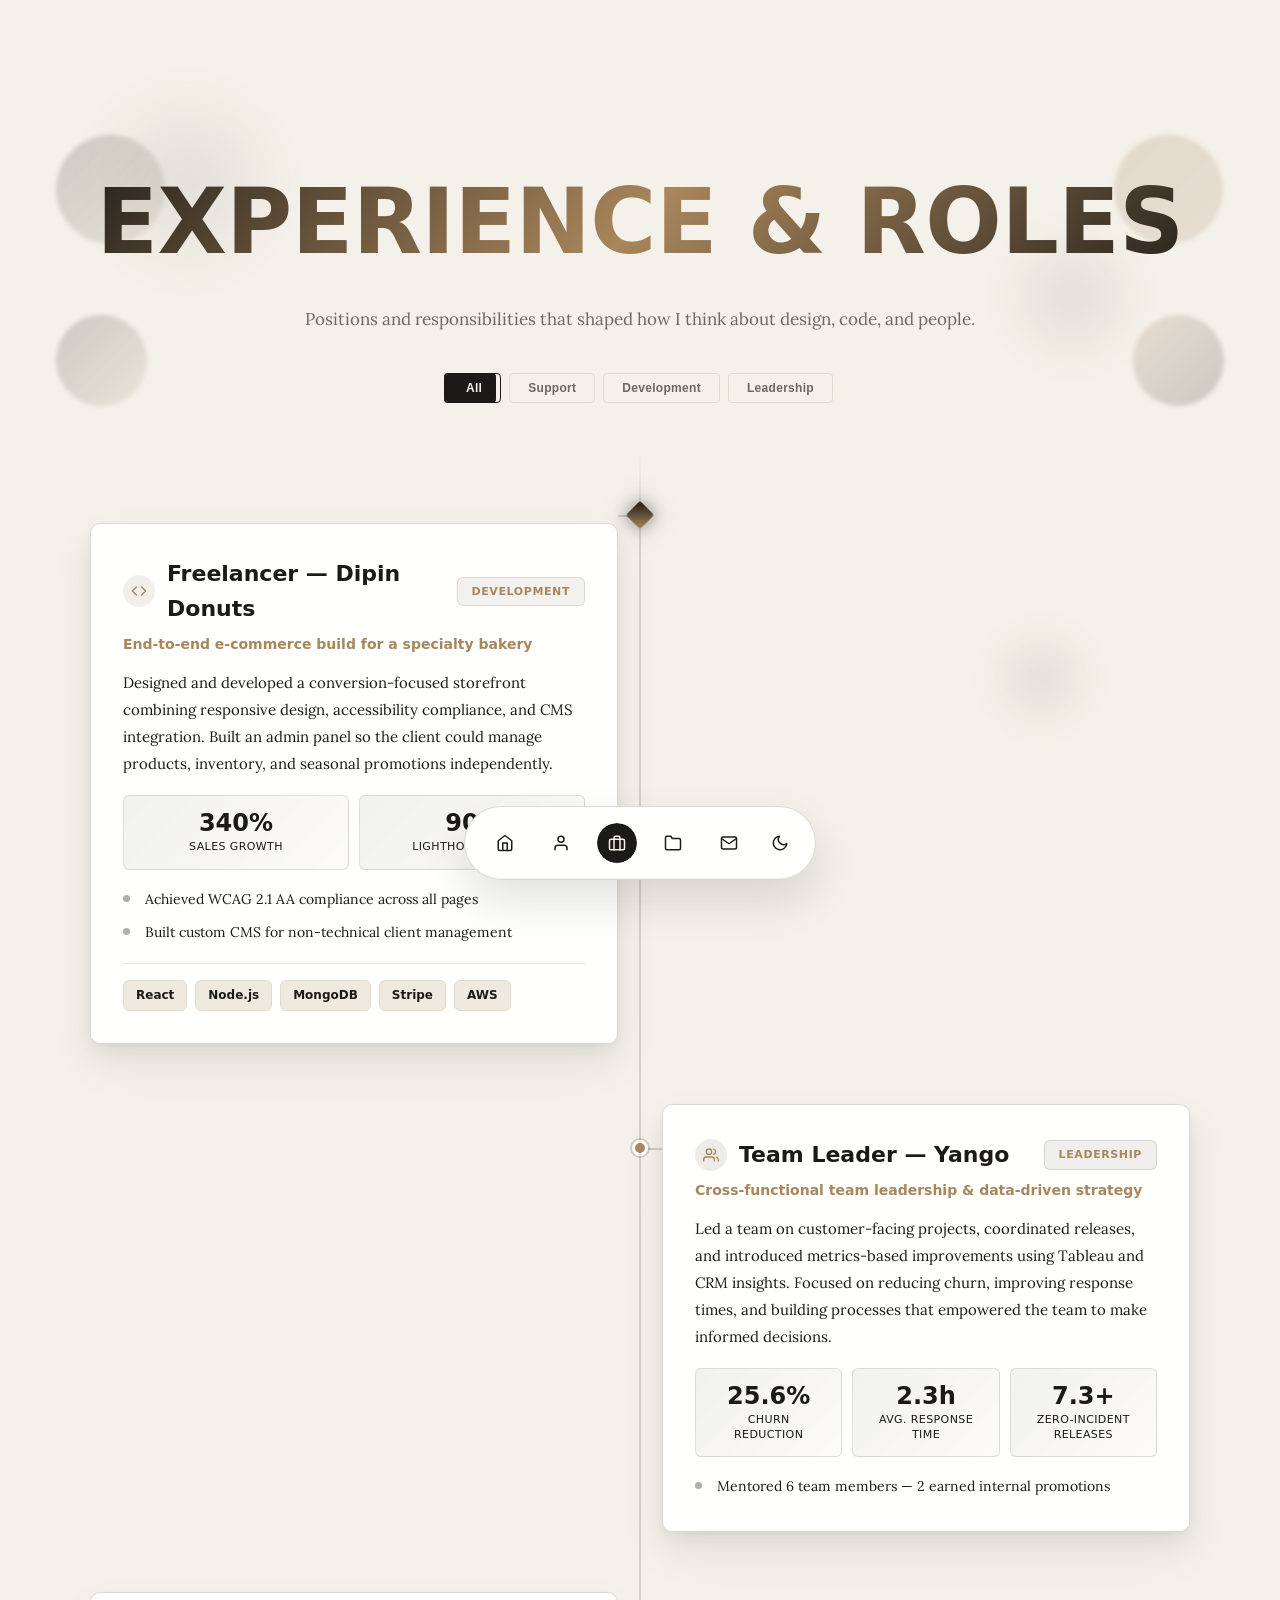
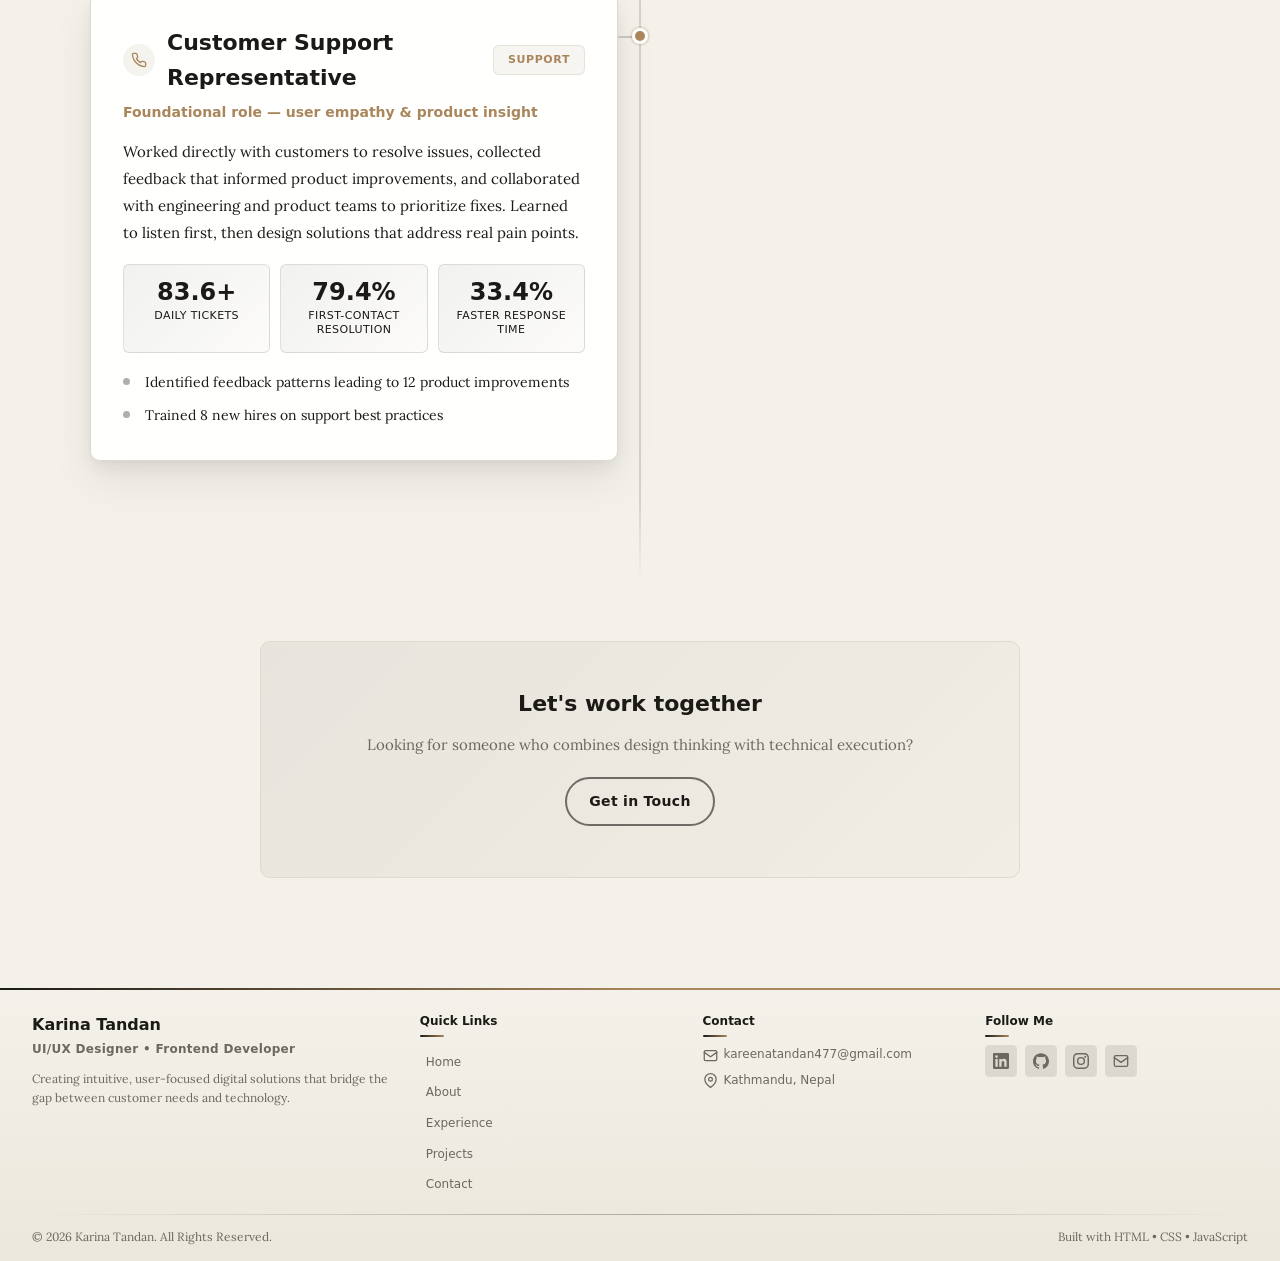
<file: experience.html>
<!doctype html>
<html lang="en">
<head>
  <meta charset="utf-8" />
  <meta name="viewport" content="width=device-width,initial-scale=1" />
  <meta name="description" content="Explore the professional experience of Karina Tandan — from customer support to front-end development and team leadership." />
  <title>Experience — Karina Tandan</title>
  <script>document.documentElement.setAttribute('data-theme', localStorage.getItem('theme') || 'light');</script>
  <link rel="stylesheet" href="styles/theme.css">
  <link rel="icon" href="data:image/svg+xml,<svg xmlns='http://www.w3.org/2000/svg' viewBox='0 0 32 32'><rect width='32' height='32' rx='6' fill='%23111111'/><text x='16' y='22' font-size='18' text-anchor='middle' fill='white' font-family='Inconsolata,monospace' font-weight='700'>K</text></svg>">
  <link href="https://api.fontshare.com/v2/css?f[]=general-sans@300,400,500,600,700&display=swap" rel="stylesheet">
  <link rel="preconnect" href="https://fonts.googleapis.com">
  <link href="https://fonts.googleapis.com/css2?family=Lora:ital,wght@0,400;0,500;1,400&display=swap" rel="stylesheet">
  <link rel="stylesheet" href="styles/main.css">

  <style>
    .exp-page{padding-top:20px}

    .float-shapes{
      position:absolute;inset:0;pointer-events:none;z-index:0;
    }
    .float-shape{
      position:absolute;border-radius:50%;
      background:linear-gradient(135deg,color-mix(in srgb,var(--ink) 18%,transparent),color-mix(in srgb,var(--accent) 12%,transparent));
      filter:blur(2px);
      animation:floatY 8s ease-in-out infinite;
      will-change:transform;
      transition:transform .15s ease-out;
    }
    .float-shape.s1{width:9%;aspect-ratio:1/1;top:2%;left:2%;animation-delay:0s}
    .float-shape.s2{width:9%;aspect-ratio:1/1;top:2%;right:2%;animation-delay:1.5s;
      background:linear-gradient(135deg,color-mix(in srgb,var(--accent) 22%,transparent),color-mix(in srgb,var(--accent) 18%,transparent))}
    .float-shape.s3{width:7.5%;aspect-ratio:1/1;top:76%;left:2%;animation-delay:3s}
    .float-shape.s4{width:7.5%;aspect-ratio:1/1;top:76%;right:2%;animation-delay:2s;
      background:linear-gradient(135deg,color-mix(in srgb,var(--accent) 18%,transparent),color-mix(in srgb,var(--ink) 18%,transparent))}

    @keyframes floatY{
      0%,100%{transform:translateY(0) rotate(0deg)}
      50%{transform:translateY(-25px) rotate(8deg)}
    }
    .exp-hero{text-align:center;padding:20px 20px 40px;position:relative}
    .exp-hero h1,.exp-hero .exp-subtitle{position:relative;z-index:1}
    .exp-hero h1{
      font-family:var(--font-heading);font-size:clamp(48px,9vw,90px);
      background:linear-gradient(135deg,var(--ink) 0%,var(--accent) 50%,var(--ink) 100%);
      -webkit-background-clip:text;-webkit-text-fill-color:transparent;background-clip:text;
      letter-spacing:-0.5px;margin:0 0 12px;text-transform:uppercase;font-weight:800;
    }
    .exp-hero h1 span{
      display:inline-block;
    }
    .exp-hero .exp-subtitle{color:var(--ink-soft);font-size:17px;margin:0 auto;max-width:70%;line-height:1.6}

    .filter-bar{
      display:flex;justify-content:center;gap:8px;flex-wrap:wrap;
      margin:0 auto 48px;max-width:500px;position:relative;z-index:10;
    }
    .filter-slider{
      position:absolute;top:0;left:0;bottom:auto;height:100%;
      background:var(--color-accent);border-radius:4px;
      z-index:0;pointer-events:none;
      transition:left .35s cubic-bezier(.2,.9,.2,1),width .35s cubic-bezier(.2,.9,.2,1);
    }
    .filter-btn{
      padding:7px 18px;border-radius:4px;font-size:12px;font-weight:600;
      background:transparent;border:1px solid var(--line);
      color:var(--ink-soft);cursor:pointer;letter-spacing:0.3px;
      transition:all .25s ease;position:relative;z-index:1;white-space:nowrap;
    }
    .filter-btn:hover{border-color:var(--color-accent);color:var(--ink)}
    .filter-btn.on{color:var(--bg);border-color:var(--color-accent)}

    .timeline{
      position:relative;
      max-width:1100px;
      margin:0 auto;
      padding:20px 0 60px;
    }

    .timeline::before{
      content:"";
      position:absolute;
      left:50%;
      top:0;
      bottom:0;
      width:2px;
      background:linear-gradient(to bottom,
        transparent 0%,
        color-mix(in srgb,var(--ink) 15%,transparent) 5%,
        color-mix(in srgb,var(--ink) 15%,transparent) 95%,
        transparent 100%
      );
      transform:translateX(-50%);
    }

    .tl-diamond{
      position:absolute;
      left:50%;
      top:0;
      width:20px;
      height:20px;
      background:linear-gradient(135deg,var(--color-accent),var(--color-secondary));
      transform:translate(-50%,-50%) rotate(45deg);
      z-index:20;
      pointer-events:none;
      border-radius:2px;
      box-shadow:0 0 16px rgba(17,17,17,0.5),0 0 36px rgba(17,17,17,0.2);
      transition:top 0.08s linear;
    }

    .tl-item{
      position:relative;
      display:grid;
      grid-template-columns:1fr 44px 1fr;
      margin-bottom:60px;
      opacity:0;
      transition:opacity .6s cubic-bezier(.4,0,.2,1),transform .6s cubic-bezier(.4,0,.2,1);
    }

    .tl-item.tl-left{
      transform:translateX(-30px);
    }
    .tl-item.tl-left.is-visible{
      opacity:1;
      transform:translateX(0);
    }
    .tl-item.tl-left .tl-card{grid-column:1}
    .tl-item.tl-left .tl-dot{grid-column:2}
    .tl-item.tl-left::after{
      right:calc(50% - 8px);
      background:linear-gradient(90deg,color-mix(in srgb,var(--ink) 15%,transparent),color-mix(in srgb,var(--ink) 30%,transparent));
    }

    .tl-item.tl-right{
      transform:translateX(30px);
    }
    .tl-item.tl-right.is-visible{
      opacity:1;
      transform:translateX(0);
    }
    .tl-item.tl-right .tl-card{grid-column:3}
    .tl-item.tl-right .tl-dot{grid-column:2}
    .tl-item.tl-right::after{
      left:calc(50% - 8px);
      background:linear-gradient(270deg,color-mix(in srgb,var(--ink) 15%,transparent),color-mix(in srgb,var(--ink) 30%,transparent));
    }

    .tl-item.hid{display:none!important}

    .tl-item::after{
      content:"";
      position:absolute;
      top:44px;
      width:30px;
      height:2px;
      z-index:1;
      pointer-events:none;
    }

    .tl-dot{
      width:16px;
      height:16px;
      border-radius:50%;
      background:var(--color-accent);
      border:3px solid var(--color-card);
      box-shadow:0 0 0 2px color-mix(in srgb,var(--ink) 25%,transparent);
      justify-self:center;
      align-self:start;
      margin-top:36px;
      position:relative;
      z-index:2;
      transition:background .3s ease,box-shadow .3s ease;
    }
    .tl-dot[data-cat="support"]{
      background:var(--color-cat-support);
      box-shadow:0 0 0 2px rgba(168,154,126,0.25);
    }
    .tl-dot[data-cat="development"]{
      background:var(--color-cat-dev);
      box-shadow:0 0 0 2px rgba(138,122,94,0.25);
    }
    .tl-dot[data-cat="leadership"]{
      background:var(--color-cat-lead);
      box-shadow:0 0 0 2px rgba(110,100,86,0.25);
    }

    .tl-card{
      background:var(--color-card);border:1.5px solid var(--line);
      border-radius:10px;padding:32px;
      transform-style:preserve-3d;
      box-shadow:0 2px 4px rgba(17,17,17,0.03),0 8px 20px rgba(17,17,17,0.06),0 20px 44px rgba(17,17,17,0.07);
      transition:border-color .25s ease,box-shadow .35s ease,transform .35s ease;
    }
    .tl-card:hover{
      border-color:color-mix(in srgb,var(--ink) 25%,transparent);
      box-shadow:0 4px 8px rgba(17,17,17,0.06),0 12px 28px rgba(17,17,17,0.1),0 32px 64px rgba(17,17,17,0.14),0 0 48px rgba(17,17,17,0.06);
      transform:translateY(-4px);
    }

    /* Stagger timeline reveals */
    .tl-item:nth-child(2){transition-delay:0.08s}
    .tl-item:nth-child(3){transition-delay:0.16s}
    .tl-item:nth-child(4){transition-delay:0.24s}

    .tl-header{display:flex;align-items:center;gap:12px;margin-bottom:6px}
    .tl-role-icon{
      width:32px;height:32px;border-radius:50%;
      display:inline-flex;align-items:center;justify-content:center;
      flex-shrink:0;
    }
    .tl-role-icon svg{width:16px;height:16px}
    .tl-role-icon[data-cat="support"]{
      background:rgba(168,154,126,0.12);
      color:var(--color-cat-support);
    }
    .tl-role-icon[data-cat="development"]{
      background:rgba(138,122,94,0.12);
      color:var(--color-cat-dev);
    }
    .tl-role-icon[data-cat="leadership"]{
      background:rgba(110,100,86,0.12);
      color:var(--color-cat-lead);
    }
    .tl-role-wrap{flex:1}
    .tl-role{font-family:var(--font-heading);font-size:22px;font-weight:700;color:var(--color-text-heading);margin:0;display:inline}
    .tl-tag{
      font-size:11px;font-weight:600;text-transform:uppercase;letter-spacing:0.6px;
      padding:5px 14px;border-radius:6px;
      border:1px solid;white-space:nowrap;
    }
    .tl-tag[data-cat="support"]{
      color:var(--color-cat-support);
      background:rgba(168,154,126,0.1);
      border-color:rgba(168,154,126,0.2);
    }
    .tl-tag[data-cat="development"]{
      color:var(--color-cat-dev);
      background:rgba(138,122,94,0.1);
      border-color:rgba(138,122,94,0.2);
    }
    .tl-tag[data-cat="leadership"]{
      color:var(--color-cat-lead);
      background:rgba(110,100,86,0.1);
      border-color:rgba(110,100,86,0.2);
    }
    .tl-company{font-size:14px;color:var(--color-secondary);font-weight:600;margin:0 0 14px}
    .tl-body{font-size:15px;line-height:1.8;color:var(--color-text-body);margin:0 0 18px}

    .tl-stats{
      display:flex;
      flex-wrap:wrap;
      gap:10px;
      margin-bottom:18px;
    }
    .tl-stat{
      flex:1;
      min-width:0;
      background:linear-gradient(135deg,color-mix(in srgb,var(--ink) 6%,transparent),color-mix(in srgb,var(--accent) 3%,transparent));
      border:1px solid color-mix(in srgb,var(--ink) 12%,transparent);
      border-radius:6px;
      padding:14px 16px;
      text-align:center;
    }
    .tl-stat-value{
      font-family:var(--font-heading);
      font-size:24px;
      font-weight:700;
      color:var(--color-text-heading);
      line-height:1.1;
      margin-bottom:4px;
    }
    .tl-stat-label{
      font-size:11px;
      text-transform:uppercase;
      letter-spacing:0.4px;
      color:var(--color-text-body);
      line-height:1.3;
    }

    .tl-points{list-style:none;margin:0;padding:0;display:flex;flex-direction:column;gap:10px}
    .tl-points li{font-size:14px;line-height:1.7;color:var(--color-text-body);padding-left:22px;position:relative}
    .tl-points li::before{content:"";position:absolute;left:0;top:7px;width:7px;height:7px;border-radius:50%;background:color-mix(in srgb,var(--ink) 35%,transparent)}
    .tl-tech{display:flex;flex-wrap:wrap;gap:8px;margin-top:18px;padding-top:16px;border-top:1px solid color-mix(in srgb,var(--ink) 10%,transparent)}
    .tl-tech span{font-size:12px;font-weight:600;color:var(--color-text-body);background:color-mix(in srgb,var(--accent) 18%,transparent);padding:5px 12px;border-radius:6px;border:1px solid var(--line)}

    .exp-cta{
      text-align:center;margin:60px auto 40px;padding:44px 24px;
      border:1.5px solid var(--line);border-radius:10px;
      max-width:760px;
      background:linear-gradient(135deg,color-mix(in srgb,var(--ink) 6%,transparent),color-mix(in srgb,var(--accent) 4%,transparent));
    }
    .exp-cta h3{font-family:var(--font-heading);font-size:22px;font-weight:700;color:var(--ink);margin:0 0 12px}
    .exp-cta p{font-size:15px;color:var(--ink-soft);margin:0 0 20px;line-height:1.6}
    .exp-cta .btn{color:var(--ink);border-color:color-mix(in srgb,var(--ink) 60%,transparent)}
    .exp-cta .btn:hover{color:var(--bg);border-color:var(--color-accent)}

    @media(max-width:768px){
      .float-shape.s1{width:115px;height:115px;top:10%;left:8%;bottom:auto;right:auto}
      .float-shape.s2{width:70px;height:70px;top:20%;right:10%;bottom:auto;left:auto}
      .float-shape.s3{width:90px;height:90px;top:auto;left:15%;bottom:10%;right:auto}
      .float-shape.s4{width:55px;height:55px;top:auto;right:15%;bottom:20%;left:auto}
      .timeline::before{
        left:24px;
      }
      .timeline-planet{
        left:24px;
      }
      .tl-item.tl-left,.tl-item.tl-right{
        display:block;
        width:calc(100% - 56px);
        margin-left:56px!important;
        margin-right:0!important;
        margin-bottom:40px;
        transform:translateY(20px);
      }
      .tl-item.tl-left.is-visible,.tl-item.tl-right.is-visible{
        opacity:1;
        transform:translateY(0);
      }
      .tl-item::after{
        display:none;
      }
      .tl-dot{
        position:absolute;
        left:-40px;
        top:24px;
        margin-top:0;
      }
      .tl-card{padding:24px 20px}
      .tl-header{flex-wrap:wrap;gap:8px}
      .tl-role{font-size:18px}
      .tl-stats{gap:8px}
      .tl-stat{padding:12px}
      .tl-stat-value{font-size:20px}
      .tl-diamond{left:24px;width:16px;height:16px}
    }
    @media(max-width:480px){
      .tl-card{padding:20px 16px;border-radius:8px}
      .tl-role{font-size:16px}
      .tl-body{font-size:14px}
      .tl-points li{font-size:13px}
      .tl-stats{flex-direction:column}
      .tl-stat-value{font-size:18px}
      .filter-bar{flex-wrap:nowrap;gap:5px;max-width:none}
      .filter-btn{flex:1;min-width:0;padding:8px 2px;font-size:11px;text-align:center}
    }
    @media(max-width:375px){
      .exp-hero .float-shape{opacity:.3}
    }
    @media(max-width:360px){
      .filter-btn{font-size:10px;padding:7px 1px}
    }
    @media(prefers-reduced-motion:reduce){
      .tl-item{transition:none!important;opacity:1!important;transform:none!important}
      .tl-diamond{display:none}
    }
  </style>
</head>
<body class="page-experience">
  <header class="site-header">
    <nav class="capsule-nav" aria-label="Primary">
      <div class="nav-inner">
        <a href="index.html" class="nav-link" title="Home">
  <span class="nav-icon"><svg width="16" height="16" viewBox="0 0 24 24" fill="none" stroke="currentColor" stroke-width="2" stroke-linecap="round" stroke-linejoin="round"><path d="M3 9l9-7 9 7v11a2 2 0 0 1-2 2H5a2 2 0 0 1-2-2z"/><polyline points="9 22 9 12 15 12 15 22"/></svg></span>
  <span class="nav-label">Home</span>
</a>
        <a href="about.html" class="nav-link" title="About">
  <span class="nav-icon"><svg width="16" height="16" viewBox="0 0 24 24" fill="none" stroke="currentColor" stroke-width="2" stroke-linecap="round" stroke-linejoin="round"><path d="M20 21v-2a4 4 0 0 0-4-4H8a4 4 0 0 0-4 4v2"/><circle cx="12" cy="7" r="4"/></svg></span>
  <span class="nav-label">About</span>
</a>
        <a href="experience.html" class="nav-link active" aria-current="page" title="Experience">
  <span class="nav-icon"><svg width="16" height="16" viewBox="0 0 24 24" fill="none" stroke="currentColor" stroke-width="2" stroke-linecap="round" stroke-linejoin="round"><rect x="2" y="7" width="20" height="14" rx="2" ry="2"/><path d="M16 21V5a2 2 0 0 0-2-2h-4a2 2 0 0 0-2 2v16"/></svg></span>
  <span class="nav-label">Experience</span>
</a>
        <a href="projects.html" class="nav-link" title="Projects">
  <span class="nav-icon"><svg width="16" height="16" viewBox="0 0 24 24" fill="none" stroke="currentColor" stroke-width="2" stroke-linecap="round" stroke-linejoin="round"><path d="M22 19a2 2 0 0 1-2 2H4a2 2 0 0 1-2-2V5a2 2 0 0 1 2-2h5l2 3h9a2 2 0 0 1 2 2z"/></svg></span>
  <span class="nav-label">Projects</span>
</a>
        <a href="contact.html" class="nav-link" title="Contact">
  <span class="nav-icon"><svg width="16" height="16" viewBox="0 0 24 24" fill="none" stroke="currentColor" stroke-width="2" stroke-linecap="round" stroke-linejoin="round"><path d="M4 4h16c1.1 0 2 .9 2 2v12c0 1.1-.9 2-2 2H4c-1.1 0-2-.9-2-2V6c0-1.1.9-2 2-2z"/><polyline points="22,6 12,13 2,6"/></svg></span>
  <span class="nav-label">Contact</span>
</a>
        <button id="theme-toggle" aria-label="Toggle dark mode" class="theme-toggle">
          <svg width="18" height="18" viewBox="0 0 24 24" fill="none" stroke="currentColor" stroke-width="2" stroke-linecap="round" stroke-linejoin="round" aria-hidden="true"><path d="M21 12.79A9 9 0 1 1 11.21 3 7 7 0 0 0 21 12.79z"/></svg>
        </button>
      </div>
    </nav>
  </header>

  <main id="main" class="container exp-page">
    <div class="bubble-layer" aria-hidden="true">
      <span class="bubble b1"></span>
      <span class="bubble b2"></span>
      <span class="bubble b3"></span>
      <span class="bubble b4"></span>
    </div>

    <section class="exp-hero" data-animate="entry-scale">
      <div class="float-shapes" aria-hidden="true">
        <span class="float-shape s1" data-depth="1"></span>
        <span class="float-shape s2" data-depth="2"></span>
        <span class="float-shape s3" data-depth="3"></span>
        <span class="float-shape s4" data-depth="4"></span>
      </div>
      <h1>Experience <span>&</span> Roles</h1>
      <p class="exp-subtitle">Positions and responsibilities that shaped how I think about design, code, and people.</p>
    </section>

    <div class="filter-bar" data-animate="entry-scale" role="group" aria-label="Filter experiences">
      <div class="filter-slider" aria-hidden="true"></div>
      <button class="filter-btn on" data-filter="all">All</button>
      <button class="filter-btn" data-filter="support">Support</button>
      <button class="filter-btn" data-filter="development">Development</button>
      <button class="filter-btn" data-filter="leadership">Leadership</button>
    </div>

    <div class="timeline" id="timeline">

      <div class="tl-diamond" id="tlDiamond" aria-hidden="true"></div>

      <article class="tl-item tl-left" data-cat="development">

        <div class="tl-dot" data-cat="development"></div>
        <div class="tl-card">
          <div class="tl-header">
            <span class="tl-role-icon" data-cat="development" aria-hidden="true">
              <svg width="16" height="16" viewBox="0 0 24 24" fill="none" stroke="currentColor" stroke-width="2" stroke-linecap="round" stroke-linejoin="round">
                <polyline points="16 18 22 12 16 6"/>
                <polyline points="8 6 2 12 8 18"/>
              </svg>
            </span>
            <div class="tl-role-wrap">
              <h3 class="tl-role">Freelancer — Dipin Donuts</h3>
            </div>
            <span class="tl-tag" data-cat="development">Development</span>
          </div>
          <p class="tl-company">End-to-end e-commerce build for a specialty bakery</p>
          <p class="tl-body">Designed and developed a conversion-focused storefront combining responsive design, accessibility compliance, and CMS integration. Built an admin panel so the client could manage products, inventory, and seasonal promotions independently.</p>
          <div class="tl-stats">
            <div class="tl-stat">
              <div class="tl-stat-value">340%</div>
              <div class="tl-stat-label">Sales Growth</div>
            </div>
            <div class="tl-stat">
              <div class="tl-stat-value">90+</div>
              <div class="tl-stat-label">Lighthouse Score</div>
            </div>
          </div>
          <ul class="tl-points">
            <li>Achieved WCAG 2.1 AA compliance across all pages</li>
            <li>Built custom CMS for non-technical client management</li>
          </ul>
          <div class="tl-tech">
            <span>React</span><span>Node.js</span><span>MongoDB</span><span>Stripe</span><span>AWS</span>
          </div>
        </div>
      </article>

      <article class="tl-item tl-right" data-cat="leadership">

        <div class="tl-dot" data-cat="leadership"></div>
        <div class="tl-card">
          <div class="tl-header">
            <span class="tl-role-icon" data-cat="leadership" aria-hidden="true">
              <svg width="16" height="16" viewBox="0 0 24 24" fill="none" stroke="currentColor" stroke-width="2" stroke-linecap="round" stroke-linejoin="round">
                <path d="M17 21v-2a4 4 0 0 0-4-4H5a4 4 0 0 0-4 4v2"/>
                <circle cx="9" cy="7" r="4"/>
                <path d="M23 21v-2a4 4 0 0 0-3-3.87"/>
                <path d="M16 3.13a4 4 0 0 1 0 7.75"/>
              </svg>
            </span>
            <div class="tl-role-wrap">
              <h3 class="tl-role">Team Leader — Yango</h3>
            </div>
            <span class="tl-tag" data-cat="leadership">Leadership</span>
          </div>
          <p class="tl-company">Cross-functional team leadership & data-driven strategy</p>
          <p class="tl-body">Led a team on customer-facing projects, coordinated releases, and introduced metrics-based improvements using Tableau and CRM insights. Focused on reducing churn, improving response times, and building processes that empowered the team to make informed decisions.</p>
          <div class="tl-stats">
            <div class="tl-stat">
              <div class="tl-stat-value">28%</div>
              <div class="tl-stat-label">Churn Reduction</div>
            </div>
            <div class="tl-stat">
              <div class="tl-stat-value">2.5h</div>
              <div class="tl-stat-label">Avg. Response Time</div>
            </div>
            <div class="tl-stat">
              <div class="tl-stat-value">8+</div>
              <div class="tl-stat-label">Zero-Incident Releases</div>
            </div>
          </div>
          <ul class="tl-points">
            <li>Mentored 6 team members — 2 earned internal promotions</li>
          </ul>
        </div>
      </article>

      <article class="tl-item tl-left" data-cat="support">

        <div class="tl-card">
          <div class="tl-header">
            <span class="tl-role-icon" data-cat="support" aria-hidden="true">
              <svg width="16" height="16" viewBox="0 0 24 24" fill="none" stroke="currentColor" stroke-width="2" stroke-linecap="round" stroke-linejoin="round">
                <path d="M22 16.92v3a2 2 0 0 1-2.18 2 19.79 19.79 0 0 1-8.63-3.07 19.5 19.5 0 0 1-6-6 19.79 19.79 0 0 1-3.07-8.67A2 2 0 0 1 4.11 2h3a2 2 0 0 1 2 1.72 12.84 12.84 0 0 0 .7 2.81 2 2 0 0 1-.45 2.11L8.09 9.91a16 16 0 0 0 6 6l1.27-1.27a2 2 0 0 1 2.11-.45 12.84 12.84 0 0 0 2.81.7A2 2 0 0 1 22 16.92z"/>
              </svg>
            </span>
            <div class="tl-role-wrap">
              <h3 class="tl-role">Customer Support Representative</h3>
            </div>
            <span class="tl-tag" data-cat="support">Support</span>
          </div>
          <p class="tl-company">Foundational role — user empathy & product insight</p>
          <p class="tl-body">Worked directly with customers to resolve issues, collected feedback that informed product improvements, and collaborated with engineering and product teams to prioritize fixes. Learned to listen first, then design solutions that address real pain points.</p>
          <div class="tl-stats">
            <div class="tl-stat">
              <div class="tl-stat-value">100+</div>
              <div class="tl-stat-label">Daily Tickets</div>
            </div>
            <div class="tl-stat">
              <div class="tl-stat-value">95%</div>
              <div class="tl-stat-label">First-Contact Resolution</div>
            </div>
            <div class="tl-stat">
              <div class="tl-stat-value">40%</div>
              <div class="tl-stat-label">Faster Response Time</div>
            </div>
          </div>
          <ul class="tl-points">
            <li>Identified feedback patterns leading to 12 product improvements</li>
            <li>Trained 8 new hires on support best practices</li>
          </ul>
        </div>
        <div class="tl-dot" data-cat="support"></div>
      </article>

    </div>

    <section class="exp-cta" data-animate="entry-scale">
      <h3>Let's work together</h3>
      <p>Looking for someone who combines design thinking with technical execution?</p>
      <a class="btn" href="contact.html">Get in Touch</a>
    </section>

  </main>


  <footer class="site-footer" role="contentinfo">
    <div class="footer-container">
      <div class="footer-grid">
        <div class="footer-brand">
          <h3 class="footer-name">Karina Tandan</h3>
          <p class="footer-tagline">UI/UX Designer &bull; Frontend Developer</p>
          <p class="footer-desc">Creating intuitive, user-focused digital solutions that bridge the gap between customer needs and technology.</p>
        </div>
        <div class="footer-links-col">
          <h4 class="footer-col-title">Quick Links</h4>
          <nav aria-label="Footer navigation">
            <ul class="footer-links">
              <li><a href="index.html">Home</a></li>
              <li><a href="about.html">About</a></li>
              <li><a href="experience.html">Experience</a></li>
              <li><a href="projects.html">Projects</a></li>
              <li><a href="contact.html">Contact</a></li>
            </ul>
          </nav>
        </div>
        <div class="footer-contact-col">
          <h4 class="footer-col-title">Contact</h4>
          <ul class="footer-contact-list">
            <li>
              <svg width="18" height="18" viewBox="0 0 24 24" fill="none" stroke="currentColor" stroke-width="2" stroke-linecap="round" stroke-linejoin="round"><rect x="2" y="4" width="20" height="16" rx="2"/><path d="M22 7l-10 7L2 7"/></svg>
              <a href="https://mail.google.com/mail/?view=cm&fs=1&to=kareenatandan477@gmail.com">kareenatandan477@gmail.com</a>
            </li>
            <li>
              <svg width="18" height="18" viewBox="0 0 24 24" fill="none" stroke="currentColor" stroke-width="2" stroke-linecap="round" stroke-linejoin="round"><path d="M21 10c0 7-9 13-9 13s-9-6-9-13a9 9 0 0 1 18 0z"/><circle cx="12" cy="10" r="3"/></svg>
              <span>Kathmandu, Nepal</span>
            </li>
          </ul>
        </div>
        <div class="footer-social-col">
          <h4 class="footer-col-title">Follow Me</h4>
          <div class="footer-social-links">
            <a href="https://www.linkedin.com/in/karina-tandan-47b593317" target="_blank" rel="noopener noreferrer" class="footer-social-link" aria-label="LinkedIn">
              <svg width="20" height="20" viewBox="0 0 24 24" fill="currentColor"><path d="M20.447 20.452h-3.554v-5.569c0-1.328-.027-3.037-1.852-3.037-1.853 0-2.136 1.445-2.136 2.939v5.667H9.351V9h3.414v1.561h.046c.477-.9 1.637-1.85 3.37-1.85 3.601 0 4.267 2.37 4.267 5.455v6.286zM5.337 7.433a2.062 2.062 0 01-2.063-2.065 2.064 2.064 0 112.063 2.065zm1.782 13.019H3.555V9h3.564v11.452zM22.225 0H1.771C.792 0 0 .774 0 1.729v20.542C0 23.227.792 24 1.771 24h20.451C23.2 24 24 23.227 24 22.271V1.729C24 .774 23.2 0 22.222 0h.003z"/></svg>
            </a>
            <a href="https://github.com/kareenatandan" target="_blank" rel="noopener noreferrer" class="footer-social-link" aria-label="GitHub">
              <svg width="20" height="20" viewBox="0 0 24 24" fill="currentColor"><path d="M12 .297c-6.63 0-12 5.373-12 12 0 5.303 3.438 9.8 8.205 11.385.6.113.82-.258.82-.577 0-.285-.01-1.04-.015-2.04-3.338.724-4.042-1.61-4.042-1.61C4.422 18.07 3.633 17.7 3.633 17.7c-1.087-.744.084-.729.084-.729 1.205.084 1.838 1.236 1.838 1.236 1.07 1.835 2.809 1.305 3.495.998.108-.776.417-1.305.76-1.605-2.665-.3-5.466-1.332-5.466-5.93 0-1.31.465-2.38 1.235-3.22-.135-.303-.54-1.523.105-3.176 0 0 1.005-.322 3.3 1.23.96-.267 1.98-.399 3-.405 1.02.006 2.04.138 3 .405 2.28-1.552 3.285-1.23 3.285-1.23.645 1.653.24 2.873.12 3.176.765.84 1.23 1.91 1.23 3.22 0 4.61-2.805 5.625-5.475 5.92.42.36.81 1.096.81 2.22 0 1.606-.015 2.896-.015 3.286 0 .315.21.69.825.57C20.565 22.092 24 17.592 24 12.297c0-6.627-5.373-12-12-12"/></svg>
            </a>
            <a href="https://www.instagram.com/karrinnaa.__/" target="_blank" rel="noopener noreferrer" class="footer-social-link" aria-label="Instagram">
              <svg width="20" height="20" viewBox="0 0 24 24" fill="currentColor"><path d="M12 2.163c3.204 0 3.584.012 4.85.07 3.252.148 4.771 1.691 4.919 4.919.058 1.265.069 1.645.069 4.849 0 3.205-.012 3.584-.069 4.849-.149 3.225-1.664 4.771-4.919 4.919-1.266.058-1.644.07-4.85.07-3.204 0-3.584-.012-4.849-.07-3.26-.149-4.771-1.699-4.919-4.92-.058-1.265-.07-1.644-.07-4.849 0-3.204.013-3.583.07-4.849.149-3.227 1.664-4.771 4.919-4.919 1.266-.057 1.645-.069 4.849-.069zM12 0C8.741 0 8.333.014 7.053.072 2.695.272.273 2.69.073 7.052.014 8.333 0 8.741 0 12c0 3.259.014 3.668.072 4.948.2 4.358 2.618 6.78 6.98 6.98C8.333 23.986 8.741 24 12 24c3.259 0 3.668-.014 4.948-.072 4.354-.2 6.782-2.618 6.979-6.98.059-1.28.073-1.689.073-4.948 0-3.259-.014-3.667-.072-4.947-.196-4.354-2.617-6.78-6.979-6.98C15.668.014 15.259 0 12 0zm0 5.838a6.162 6.162 0 100 12.324 6.162 6.162 0 000-12.324zM12 16a4 4 0 110-8 4 4 0 010 8zm6.406-11.845a1.44 1.44 0 100 2.881 1.44 1.44 0 000-2.881z"/></svg>
            </a>
            <a href="https://mail.google.com/mail/?view=cm&fs=1&to=kareenatandan477@gmail.com" class="footer-social-link" aria-label="Email">
              <svg width="20" height="20" viewBox="0 0 24 24" fill="none" stroke="currentColor" stroke-width="2" stroke-linecap="round" stroke-linejoin="round"><rect x="2" y="4" width="20" height="16" rx="2"/><path d="M22 7l-10 7L2 7"/></svg>
            </a>
          </div>
        </div>
      </div>
      <div class="footer-divider"></div>
      <div class="footer-bottom">
        <p>&copy; 2026 Karina Tandan. All Rights Reserved.</p>
        <p>Built with HTML &bull; CSS &bull; JavaScript</p>
      </div>
    </div>
  </footer>

  <script src="scripts/main.js"></script>

  <script>
  (function(){
    "use strict";

    var reducedMotion=window.matchMedia('(prefers-reduced-motion:reduce)').matches;
    var isMobile=window.matchMedia('(max-width:768px)').matches;
    var timeline=document.getElementById('timeline');
    var diamond=document.getElementById('tlDiamond');
    var allCards=document.querySelectorAll('.tl-item');

    var observer=new IntersectionObserver(function(entries){
      entries.forEach(function(entry){
        if(entry.isIntersecting){
          entry.target.classList.add('is-visible');
        }
      });
    },{threshold:0.2,rootMargin:'0px 0px -60px 0px'});

    allCards.forEach(function(card){
      observer.observe(card);
    });

    var ticking=false;

    function moveDiamond(){
      ticking=false;
      if(!timeline||!diamond||reducedMotion)return;

      var items=timeline.querySelectorAll('.tl-item:not(.hid)');
      if(!items.length)return;

      var tRect=timeline.getBoundingClientRect();
      var tTop=tRect.top+window.pageYOffset;
      var winH=window.innerHeight;
      var scrolled=window.pageYOffset;

      var cardPositions=[];
      items.forEach(function(item){
        var dot=item.querySelector('.tl-dot');
        if(!dot)return;
        var dotRect=dot.getBoundingClientRect();
        var dotY=dotRect.top+window.pageYOffset-tTop+dotRect.height/2;
        var itemRect=item.getBoundingClientRect();
        var itemCenter=itemRect.top+window.pageYOffset+itemRect.height/2;
        var scrollAtCenter=itemCenter-winH/2;
        cardPositions.push({dotY:dotY,scrollAtCenter:scrollAtCenter});
      });

      if(!cardPositions.length)return;

      if(scrolled<=cardPositions[0].scrollAtCenter){
        diamond.style.top=cardPositions[0].dotY+'px';
        return;
      }
      if(scrolled>=cardPositions[cardPositions.length-1].scrollAtCenter){
        diamond.style.top=cardPositions[cardPositions.length-1].dotY+'px';
        return;
      }

      for(var i=0;i<cardPositions.length-1;i++){
        var curr=cardPositions[i];
        var next=cardPositions[i+1];
        if(scrolled>=curr.scrollAtCenter&&scrolled<next.scrollAtCenter){
          var progress=(scrolled-curr.scrollAtCenter)/(next.scrollAtCenter-curr.scrollAtCenter);
          var yPos=curr.dotY+progress*(next.dotY-curr.dotY);
          diamond.style.top=yPos+'px';
          return;
        }
      }
    }

    function onScroll(){
      if(reducedMotion)return;
      if(!ticking){
        requestAnimationFrame(moveDiamond);
        ticking=true;
      }
    }

    window.addEventListener('scroll',onScroll,{passive:true});
    moveDiamond();

    var btns=document.querySelectorAll('.filter-btn');
    var filterSlider=document.querySelector('.filter-slider');
    function moveSlider(b){
      if(!filterSlider||!b)return;
      var barRect=document.querySelector('.filter-bar').getBoundingClientRect();
      var btnRect=b.getBoundingClientRect();
      filterSlider.style.left=(btnRect.left-barRect.left)+'px';
      filterSlider.style.width=btnRect.width+'px';
      filterSlider.style.background='var(--color-accent)';
    }
    btns.forEach(function(b){
      b.addEventListener('click',function(){
        btns.forEach(function(x){x.classList.remove('on')});
        b.classList.add('on');
        moveSlider(b);
        var f=b.getAttribute('data-filter');
        allCards.forEach(function(it){
          if(f==='all'||it.getAttribute('data-cat')===f){
            it.classList.remove('hid');
            it.classList.add('is-visible');
          }else{
            it.classList.add('hid');
            it.classList.remove('is-visible');
          }
        });
        moveDiamond();
      });
    });
    moveSlider(document.querySelector('.filter-btn.on'));

    var cards=document.querySelectorAll('.tl-card');
    cards.forEach(function(card){
      card.addEventListener('mousemove',function(e){
        if(reducedMotion||isMobile)return;
        var rect=card.getBoundingClientRect();
        var x=e.clientX-rect.left;
        var y=e.clientY-rect.top;
        var centerX=rect.width/2;
        var centerY=rect.height/2;
        var rX=(y-centerY)/centerY*-8;
        var rY=(x-centerX)/centerX*8;
        card.style.transform='perspective(800px) rotateX('+rX.toFixed(2)+'deg) rotateY('+rY.toFixed(2)+'deg) scale(1.02)';
      });
      card.addEventListener('mouseleave',function(){
        card.style.transform='';
      });
    });

    var resizeTimer;
    window.addEventListener('resize',function(){
      clearTimeout(resizeTimer);
      resizeTimer=setTimeout(function(){
        isMobile=window.matchMedia('(max-width:768px)').matches;
        moveDiamond();
        moveSlider(document.querySelector('.filter-btn.on'));
      },200);
    });

    var statValues=document.querySelectorAll('.tl-stat-value');
    var counted=new WeakSet();
    var statObserver=new IntersectionObserver(function(entries){
      entries.forEach(function(e){
        if(!e.isIntersecting||counted.has(e.target))return;
        counted.add(e.target);
        var el=e.target;
        var txt=el.textContent.trim();
        var match=txt.match(/^([\d.]+)(.*)$/);
        if(!match)return;
        var target=parseFloat(match[1]);
        var suffix=match[2];
        if(reducedMotion){
          el.textContent=txt;
          return;
        }
        var duration=1200;
        var start=performance.now();
        function tick(now){
          var elapsed=now-start;
          var progress=Math.min(elapsed/duration,1);
          var eased=1-Math.pow(1-progress,3);
          var current=target*eased;
          var display=current%1===0?current.toFixed(0):current.toFixed(1);
          el.textContent=display+suffix;
          if(progress<1)requestAnimationFrame(tick);
        }
        requestAnimationFrame(tick);
      });
    },{threshold:0.5});
    statValues.forEach(function(el){statObserver.observe(el)});

    var expShapes = document.querySelectorAll('.exp-hero .float-shape');
    if(expShapes.length && !window.matchMedia('(prefers-reduced-motion: reduce)').matches){
      window.addEventListener('mousemove', function(e){
        var x = (e.clientX / window.innerWidth - 0.5) * 20;
        var y = (e.clientY / window.innerHeight - 0.5) * 20;
        expShapes.forEach(function(s, i){
          var factor = (i + 1) * 0.6;
          s.style.transform = 'translate(' + (x * factor) + 'px,' + (y * factor) + 'px)';
        });
      });
    }
  })();
  </script>
  <script src="scripts/theme.js"></script>
</body>
</html>
</file>
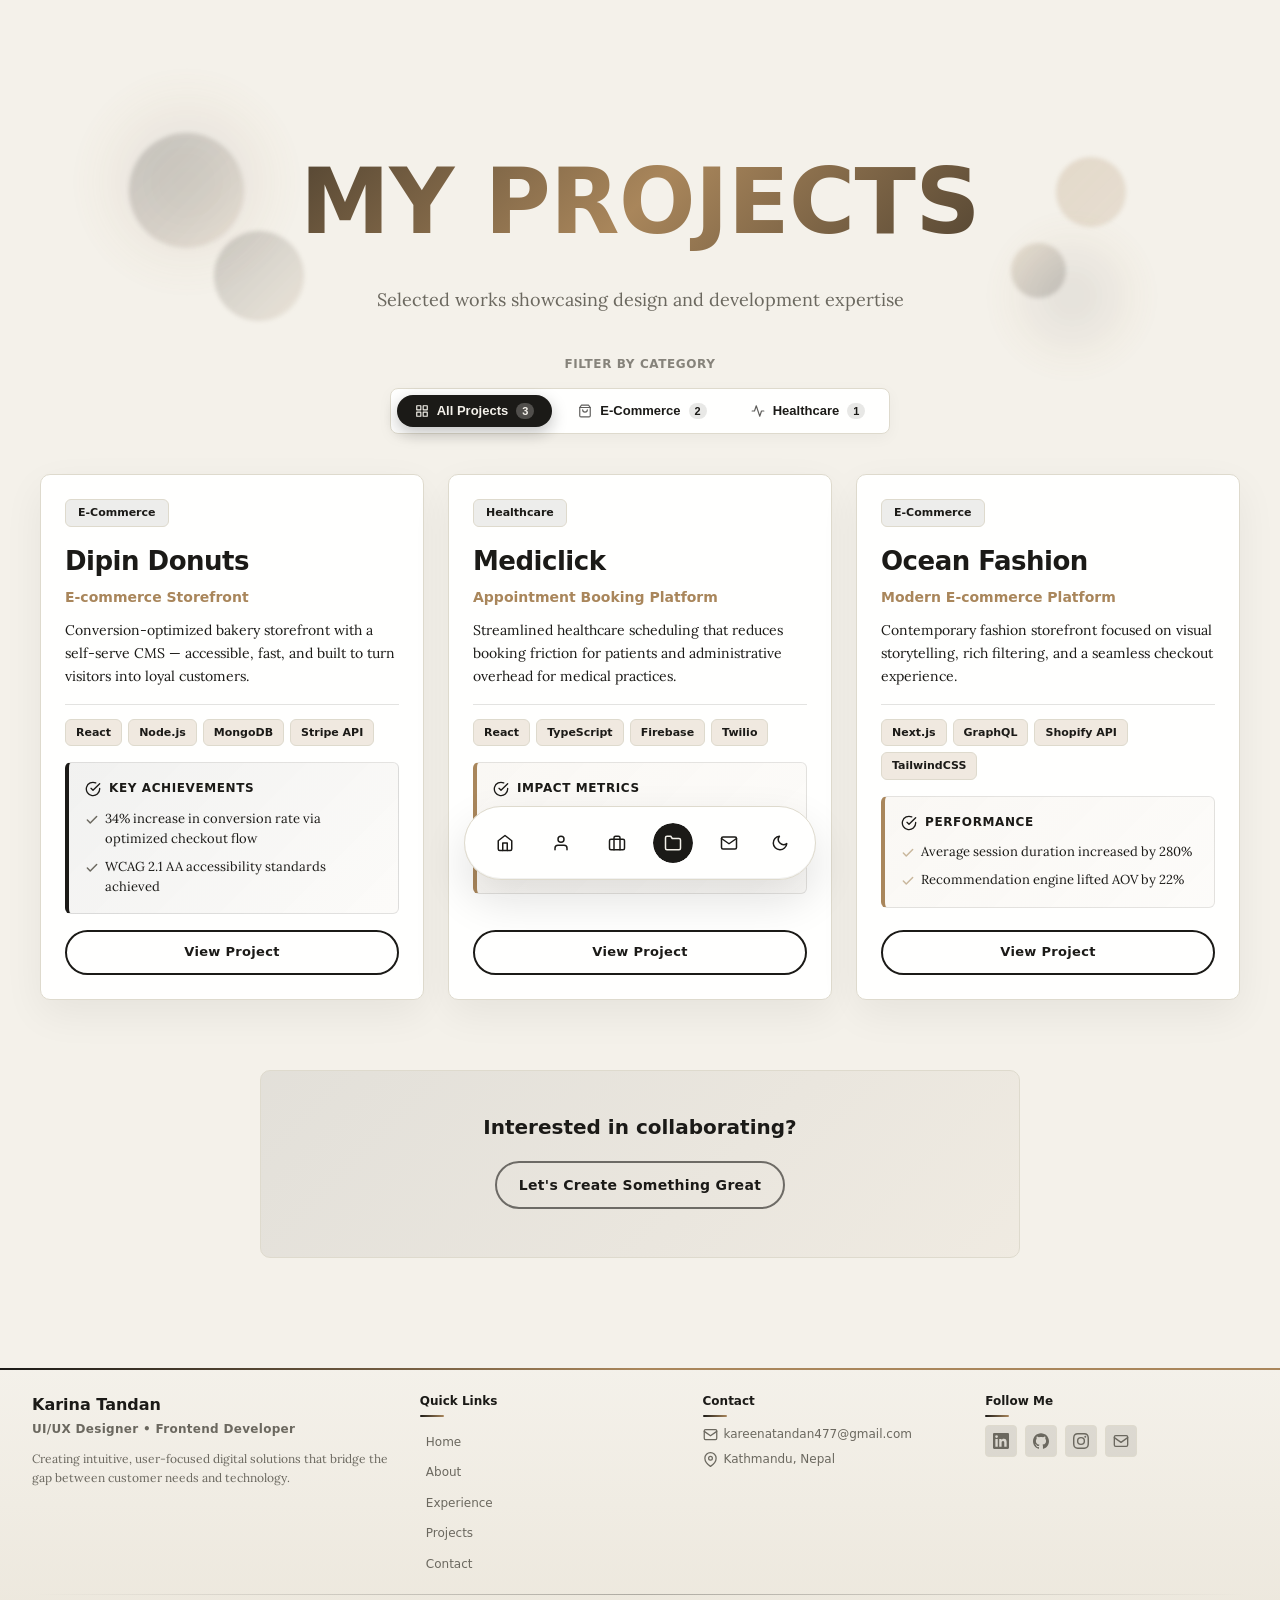
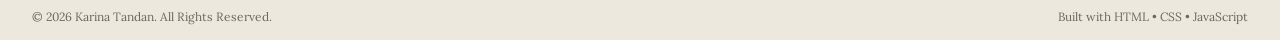
<file: projects.html>
<!doctype html>
<html lang="en">
<head>
  <meta charset="utf-8" />
  <meta name="viewport" content="width=device-width,initial-scale=1" />
  <meta name="description" content="View the portfolio projects of Karina Tandan — including e-commerce platforms, healthcare apps, and modern web applications." />
  <title>Projects — Karina Tandan</title>
  <script>document.documentElement.setAttribute('data-theme', localStorage.getItem('theme') || 'light');</script>
  <link rel="stylesheet" href="styles/theme.css">
  <link rel="icon" href="data:image/svg+xml,<svg xmlns='http://www.w3.org/2000/svg' viewBox='0 0 32 32'><rect width='32' height='32' rx='6' fill='%23111111'/><text x='16' y='22' font-size='18' text-anchor='middle' fill='white' font-family='Inconsolata,monospace' font-weight='700'>K</text></svg>">
  <link href="https://api.fontshare.com/v2/css?f[]=general-sans@300,400,500,600,700&display=swap" rel="stylesheet">
  <link rel="preconnect" href="https://fonts.googleapis.com">
  <link href="https://fonts.googleapis.com/css2?family=Lora:ital,wght@0,400;0,500;1,400&display=swap" rel="stylesheet">
  <link rel="stylesheet" href="styles/main.css">

  <style>
    .proj-hero{
      position:relative;
      text-align:center;
      padding:20px 20px 30px;
      overflow:hidden;
    }

    .float-shapes{
      position:absolute;inset:0;pointer-events:none;z-index:0;
    }
    .float-shape{
      position:absolute;border-radius:50%;
      background:linear-gradient(135deg,color-mix(in srgb,var(--ink) 18%,transparent),color-mix(in srgb,var(--accent) 12%,transparent));
      filter:blur(2px);
      animation:floatY 8s ease-in-out infinite;
      will-change:transform;
    }
    .float-shape.s1{width:115px;height:115px;top:10%;left:8%;animation-delay:0s}
    .float-shape.s2{width:70px;height:70px;top:20%;right:10%;animation-delay:1.5s;
      background:linear-gradient(135deg,color-mix(in srgb,var(--accent) 22%,transparent),color-mix(in srgb,var(--accent) 18%,transparent))}
    .float-shape.s3{width:90px;height:90px;bottom:10%;left:15%;animation-delay:3s}
    .float-shape.s4{width:55px;height:55px;bottom:20%;right:15%;animation-delay:2s;
      background:linear-gradient(135deg,color-mix(in srgb,var(--accent) 18%,transparent),color-mix(in srgb,var(--ink) 18%,transparent))}

    @keyframes floatY{
      0%,100%{transform:translateY(0) rotate(0deg)}
      50%{transform:translateY(-25px) rotate(8deg)}
    }

    .hero-inner{position:relative;z-index:1;max-width:none;margin:0}

    .proj-title{
      font-size:clamp(48px,9vw,90px);
      background:linear-gradient(135deg,var(--ink) 0%,var(--accent) 50%,var(--ink) 100%);
      -webkit-background-clip:text;-webkit-text-fill-color:transparent;background-clip:text;
      letter-spacing:-0.5px;margin-bottom:12px;text-transform:uppercase;font-weight:800;
    }
    .proj-sub{color:var(--ink-soft);font-size:18px;margin-bottom:0}

    .filter-section{
      position:relative;z-index:1;max-width:680px;margin:10px auto 40px;text-align:center;
    }
    .filter-label{font-size:12px;color:var(--ink-soft);margin-bottom:14px;text-transform:uppercase;letter-spacing:0.6px;font-weight:600;opacity:0.8}
    .filter-grid{
      display:inline-flex;flex-wrap:wrap;justify-content:center;gap:8px;
      background:var(--color-card);padding:6px;border-radius:8px;
      border:1px solid var(--line);box-shadow:0 4px 15px rgba(17,17,17,0.04);
    }
    .filter-pill{
      display:inline-flex;align-items:center;gap:8px;
      padding:8px 18px;border-radius:24px;font-size:13px;font-weight:600;
      background:transparent;border:none;color:var(--color-text-body);
      cursor:pointer;transition:all .28s cubic-bezier(.2,.9,.2,1);
    }
    .filter-pill svg{opacity:0.7;transition:opacity .2s ease}
    .filter-count{
      font-size:11px;padding:2px 6px;border-radius:10px;
      background:color-mix(in srgb,var(--ink) 10%,transparent);color:var(--color-accent-dark);
      transition:all .28s ease;
    }
    .filter-pill:hover{
      color:var(--color-text-heading);background:color-mix(in srgb,var(--accent) 18%,transparent);
    }
    .filter-pill:hover svg, .filter-pill.active svg{opacity:1}
    .filter-pill.active{
      background:var(--color-accent);
      color:var(--bg);box-shadow:0 6px 16px rgba(17,17,17,0.25);
    }
    .filter-pill.active .filter-count{
      background:color-mix(in srgb,var(--bg) 25%,transparent);color:var(--bg);
    }

    .projects-container{
      display:grid;
      grid-template-columns:repeat(3,1fr);
      gap:24px;
      max-width:1200px;
      margin:0 auto;
      perspective:1200px;
      align-items:stretch;
    }

    .project-node{
      width:100%;
      height:100%;
      display:flex;
      transition:all .5s cubic-bezier(.2,.9,.2,1);
    }
    .project-node:nth-child(1){transition-delay:0.05s}
    .project-node:nth-child(2){transition-delay:0.1s}
    .project-node:nth-child(3){transition-delay:0.15s}
    .project-node.hidden{
      display:none;
    }

    .project-card-3d{
      background:var(--color-card);
      border:1.5px solid var(--line);
      border-radius:10px;
      padding:24px;
      box-shadow:0 14px 40px rgba(17,17,17,0.06);
      transition:transform .4s cubic-bezier(.2,.9,.2,1),box-shadow .4s ease,border-color .4s ease;
      transform-style:preserve-3d;
      position:relative;
      z-index:1;
      width:100%;
      height:100%;
      display:flex;
      flex-direction:column;
      overflow:hidden;
    }
    .project-card-3d:hover{
      transform:translateY(-4px);
      box-shadow:0 28px 65px rgba(17,17,17,0.16);
      border-color:color-mix(in srgb,var(--ink) 35%,transparent);
      background:var(--color-card);
    }

    /* ============ end layout variety ============ */

    .proj-badge-wrap{
      display:flex;align-items:center;justify-content:space-between;
      flex-wrap:wrap;gap:12px;margin-bottom:14px;
    }
    .proj-cat-tag{
      font-size:11px;font-weight:600;color:var(--color-text-body);
      background:color-mix(in srgb,var(--ink) 8%,transparent);padding:4px 12px;border-radius:6px;
      border:1px solid var(--line);
    }

    .proj-name{
      font-family:var(--font-heading);font-size:26px;color:var(--color-text-heading);
      margin:0 0 4px;letter-spacing:-0.5px;
    }
    .proj-type{
      color:var(--color-secondary);font-size:14px;font-weight:600;margin-bottom:10px;
    }
    .proj-desc{
      color:var(--color-text-body);font-size:14px;line-height:1.65;margin-bottom:16px;
    }

    .proj-impact-box{
      padding:16px;border-radius:6px;margin:0 0 16px;
      border-top:1px solid color-mix(in srgb,var(--ink) 10%,transparent);
      border-right:1px solid color-mix(in srgb,var(--ink) 10%,transparent);
      border-bottom:1px solid color-mix(in srgb,var(--ink) 10%,transparent);
      transition:all .3s ease;
    }
    .theme-blue .proj-impact-box{
      background:linear-gradient(135deg,color-mix(in srgb,var(--ink) 6%,transparent),color-mix(in srgb,var(--accent) 3%,transparent));
      border-left:4px solid var(--color-accent);
    }
    .theme-emerald .proj-impact-box{
      background:linear-gradient(135deg,color-mix(in srgb,var(--color-cat-dev) 6%,transparent),color-mix(in srgb,var(--accent) 3%,transparent));
      border-left:4px solid var(--color-cat-dev);
    }
    .theme-pink .proj-impact-box{
      background:linear-gradient(135deg,color-mix(in srgb,var(--accent) 6%,transparent),color-mix(in srgb,var(--accent) 3%,transparent));
      border-left:4px solid var(--color-accent-warm);
    }

    .project-card-3d:hover .proj-impact-box{
      background:linear-gradient(135deg,color-mix(in srgb,var(--ink) 9%,transparent),color-mix(in srgb,var(--accent) 5%,transparent));
    }

    .impact-title{
      font-weight:700;color:var(--color-text-heading);margin:0 0 10px;
      font-size:12px;text-transform:uppercase;letter-spacing:0.6px;
      display:flex;align-items:center;gap:8px;
    }
    .impact-list{
      margin:0;padding:0;list-style:none;display:flex;flex-direction:column;gap:8px;
    }
    .impact-list li{
      position:relative;padding-left:20px;color:var(--color-text-body);
      font-size:13px;line-height:1.55;
    }
    .impact-list li::before{
      content:"";position:absolute;left:0;top:4px;width:14px;height:14px;
      background-image:url("data:image/svg+xml,%3Csvg xmlns='http://www.w3.org/2000/svg' viewBox='0 0 24 24' fill='none' stroke='%236B685F' stroke-width='2.5' stroke-linecap='round' stroke-linejoin='round'%3E%3Cpolyline points='20 6 9 17 4 12'/%3E%3C/svg%3E");
      background-size:contain;background-repeat:no-repeat;
    }
    .theme-emerald .impact-list li::before{
      background-image:url("data:image/svg+xml,%3Csvg xmlns='http://www.w3.org/2000/svg' viewBox='0 0 24 24' fill='none' stroke='%238A7A5E' stroke-width='2.5' stroke-linecap='round' stroke-linejoin='round'%3E%3Cpolyline points='20 6 9 17 4 12'/%3E%3C/svg%3E");
    }
    .theme-pink .impact-list li::before{
      background-image:url("data:image/svg+xml,%3Csvg xmlns='http://www.w3.org/2000/svg' viewBox='0 0 24 24' fill='none' stroke='%23C9B79C' stroke-width='2.5' stroke-linecap='round' stroke-linejoin='round'%3E%3Cpolyline points='20 6 9 17 4 12'/%3E%3C/svg%3E");
    }

    .stack-wrap{
      display:flex;align-items:center;flex-wrap:wrap;gap:6px;margin:0 0 16px;
      padding-top:14px;      border-top:1px solid color-mix(in srgb,var(--ink) 12%,transparent);
    }
    .stack-tag{
      font-size:11px;font-weight:600;color:var(--color-text-body);
      background:color-mix(in srgb,var(--accent) 18%,transparent);padding:4px 10px;border-radius:6px;
      border:1px solid var(--line);transition:all .2s ease;
    }
    .project-card-3d:hover .stack-tag{
      background:var(--color-card);color:var(--ink);
      border-color:var(--accent);transform:translateY(-2px);
      box-shadow:0 4px 10px rgba(17,17,17,0.1);
    }

    .proj-view-btn{
      margin-top:auto;
      width:100%;
      display:block;
      text-align:center;
      padding:10px 16px;
      font-size:13px;
    }

    .proj-cta{
      text-align:center;margin-top:70px;margin-bottom:40px;padding:40px 20px;
      background:linear-gradient(135deg,color-mix(in srgb,var(--ink) 8%,transparent),color-mix(in srgb,var(--accent) 6%,transparent));
      border-radius:10px;border:1.5px solid var(--line);
      max-width:760px;margin-left:auto;margin-right:auto;
    }
    .proj-cta p{color:var(--ink);font-size:20px;margin-bottom:18px;font-weight:700;font-family:var(--font-heading)}
    .proj-cta .btn{color:var(--ink);border-color:color-mix(in srgb,var(--ink) 60%,transparent)}
    .proj-cta .btn:hover{color:var(--bg);border-color:var(--color-accent)}

    @media (max-width:900px){
      .projects-container{grid-template-columns:repeat(2,1fr)}
    }

    @media (max-width:600px){
      .projects-container{grid-template-columns:1fr}
      .project-card-3d{padding:22px 18px}
      .proj-name{font-size:24px}
      .filter-grid{border-radius:8px}
    }

    @media (prefers-reduced-motion:reduce){
      .float-shape{animation:none}
      .project-card-3d,.project-node{transition:none}
    }
  </style>
</head>
<body class="page-projects">
  <header class="site-header">
    <nav class="capsule-nav" aria-label="Primary">
      <div class="nav-inner">
        <a href="index.html" class="nav-link" title="Home">
  <span class="nav-icon"><svg width="16" height="16" viewBox="0 0 24 24" fill="none" stroke="currentColor" stroke-width="2" stroke-linecap="round" stroke-linejoin="round"><path d="M3 9l9-7 9 7v11a2 2 0 0 1-2 2H5a2 2 0 0 1-2-2z"/><polyline points="9 22 9 12 15 12 15 22"/></svg></span>
  <span class="nav-label">Home</span>
</a>
        <a href="about.html" class="nav-link" title="About">
  <span class="nav-icon"><svg width="16" height="16" viewBox="0 0 24 24" fill="none" stroke="currentColor" stroke-width="2" stroke-linecap="round" stroke-linejoin="round"><path d="M20 21v-2a4 4 0 0 0-4-4H8a4 4 0 0 0-4 4v2"/><circle cx="12" cy="7" r="4"/></svg></span>
  <span class="nav-label">About</span>
</a>
        <a href="experience.html" class="nav-link" title="Experience">
  <span class="nav-icon"><svg width="16" height="16" viewBox="0 0 24 24" fill="none" stroke="currentColor" stroke-width="2" stroke-linecap="round" stroke-linejoin="round"><rect x="2" y="7" width="20" height="14" rx="2" ry="2"/><path d="M16 21V5a2 2 0 0 0-2-2h-4a2 2 0 0 0-2 2v16"/></svg></span>
  <span class="nav-label">Experience</span>
</a>
        <a href="projects.html" class="nav-link active" aria-current="page" title="Projects">
  <span class="nav-icon"><svg width="16" height="16" viewBox="0 0 24 24" fill="none" stroke="currentColor" stroke-width="2" stroke-linecap="round" stroke-linejoin="round"><path d="M22 19a2 2 0 0 1-2 2H4a2 2 0 0 1-2-2V5a2 2 0 0 1 2-2h5l2 3h9a2 2 0 0 1 2 2z"/></svg></span>
  <span class="nav-label">Projects</span>
</a>
        <a href="contact.html" class="nav-link" title="Contact">
  <span class="nav-icon"><svg width="16" height="16" viewBox="0 0 24 24" fill="none" stroke="currentColor" stroke-width="2" stroke-linecap="round" stroke-linejoin="round"><path d="M4 4h16c1.1 0 2 .9 2 2v12c0 1.1-.9 2-2 2H4c-1.1 0-2-.9-2-2V6c0-1.1.9-2 2-2z"/><polyline points="22,6 12,13 2,6"/></svg></span>
  <span class="nav-label">Contact</span>
</a>
        <button id="theme-toggle" aria-label="Toggle dark mode" class="theme-toggle">
          <svg width="18" height="18" viewBox="0 0 24 24" fill="none" stroke="currentColor" stroke-width="2" stroke-linecap="round" stroke-linejoin="round" aria-hidden="true"><path d="M21 12.79A9 9 0 1 1 11.21 3 7 7 0 0 0 21 12.79z"/></svg>
        </button>
      </div>
    </nav>
  </header>

  <main id="main" class="container">
    <div class="bubble-layer" aria-hidden="true">
      <span class="bubble b1"></span>
      <span class="bubble b2"></span>
      <span class="bubble b3"></span>
      <span class="bubble b4"></span>
    </div>

    <section class="proj-hero">
      <div class="float-shapes" aria-hidden="true">
        <span class="float-shape s1"></span>
        <span class="float-shape s2"></span>
        <span class="float-shape s3"></span>
        <span class="float-shape s4"></span>
      </div>

      <div class="hero-inner" data-animate="entry-scale">
        <h1 class="proj-title">My Projects</h1>
        <p class="proj-sub">Selected works showcasing design and development expertise</p>
      </div>
    </section>

    <section class="filter-section" data-animate="entry-scale">
      <p class="filter-label">Filter by Category</p>
      <div class="filter-grid" role="group" aria-label="Filter projects by category">
        <button type="button" class="filter-pill active" data-filter="all">
          <svg width="14" height="14" viewBox="0 0 24 24" fill="none" stroke="currentColor" stroke-width="2" stroke-linecap="round" stroke-linejoin="round"><rect x="3" y="3" width="7" height="7"/><rect x="14" y="3" width="7" height="7"/><rect x="14" y="14" width="7" height="7"/><rect x="3" y="14" width="7" height="7"/></svg>
          <span>All Projects</span>
          <span class="filter-count">3</span>
        </button>
        <button type="button" class="filter-pill" data-filter="e-commerce">
          <svg width="14" height="14" viewBox="0 0 24 24" fill="none" stroke="currentColor" stroke-width="2" stroke-linecap="round" stroke-linejoin="round"><path d="M6 2L3 6v14a2 2 0 0 0 2 2h14a2 2 0 0 0 2-2V6l-3-4z"/><line x1="3" y1="6" x2="21" y2="6"/><path d="M16 10a4 4 0 0 1-8 0"/></svg>
          <span>E-Commerce</span>
          <span class="filter-count">2</span>
        </button>
        <button type="button" class="filter-pill" data-filter="healthcare">
          <svg width="14" height="14" viewBox="0 0 24 24" fill="none" stroke="currentColor" stroke-width="2" stroke-linecap="round" stroke-linejoin="round"><path d="M22 12h-4l-3 9L9 3l-3 9H2"/></svg>
          <span>Healthcare</span>
          <span class="filter-count">1</span>
        </button>
      </div>
    </section>

    <section class="projects-container" aria-label="Projects Showcase">

      <article class="project-node" data-category="e-commerce" data-animate="entry-scale">
        <div class="project-card-3d theme-blue">
          <div class="proj-badge-wrap">
            <span class="proj-cat-tag">E-Commerce</span>
          </div>

          <h3 class="proj-name">Dipin Donuts</h3>
          <p class="proj-type">E-commerce Storefront</p>
          <p class="proj-desc">Conversion-optimized bakery storefront with a self-serve CMS — accessible, fast, and built to turn visitors into loyal customers.</p>

          <div class="stack-wrap" aria-label="Technologies used">
            <span class="stack-tag">React</span>
            <span class="stack-tag">Node.js</span>
            <span class="stack-tag">MongoDB</span>
            <span class="stack-tag">Stripe API</span>
          </div>

          <div class="proj-impact-box">
            <p class="impact-title">
              <svg width="16" height="16" viewBox="0 0 24 24" fill="none" stroke="currentColor" stroke-width="2" stroke-linecap="round" stroke-linejoin="round"><path d="M22 11.08V12a10 10 0 1 1-5.93-9.14"/><polyline points="22 4 12 14.01 9 11.01"/></svg>
              Key Achievements
            </p>
            <ul class="impact-list">
              <li>34% increase in conversion rate via optimized checkout flow</li>
              <li>WCAG 2.1 AA accessibility standards achieved</li>
            </ul>
          </div>

          <a class="btn proj-view-btn" href="#" target="_blank" rel="noopener noreferrer">View Project</a>
        </div>
      </article>

      <article class="project-node" data-category="healthcare" data-animate="entry-scale">
        <div class="project-card-3d theme-emerald">
          <div class="proj-badge-wrap">
            <span class="proj-cat-tag">Healthcare</span>
          </div>

          <h3 class="proj-name">Mediclick</h3>
          <p class="proj-type">Appointment Booking Platform</p>
          <p class="proj-desc">Streamlined healthcare scheduling that reduces booking friction for patients and administrative overhead for medical practices.</p>

          <div class="stack-wrap" aria-label="Technologies used">
            <span class="stack-tag">React</span>
            <span class="stack-tag">TypeScript</span>
            <span class="stack-tag">Firebase</span>
            <span class="stack-tag">Twilio</span>
          </div>

          <div class="proj-impact-box">
            <p class="impact-title">
              <svg width="16" height="16" viewBox="0 0 24 24" fill="none" stroke="currentColor" stroke-width="2" stroke-linecap="round" stroke-linejoin="round"><path d="M22 11.08V12a10 10 0 1 1-5.93-9.14"/><polyline points="22 4 12 14.01 9 11.01"/></svg>
              Impact Metrics
            </p>
            <ul class="impact-list">
              <li>Booking time cut from 15 min to 3 min per appointment</li>
              <li>50,000+ patients served in the first year</li>
            </ul>
          </div>

          <a class="btn proj-view-btn" href="#" target="_blank" rel="noopener noreferrer">View Project</a>
        </div>
      </article>

      <article class="project-node" data-category="e-commerce" data-animate="entry-scale">
        <div class="project-card-3d theme-pink">
          <div class="proj-badge-wrap">
            <span class="proj-cat-tag">E-Commerce</span>
          </div>

          <h3 class="proj-name">Ocean Fashion</h3>
          <p class="proj-type">Modern E-commerce Platform</p>
          <p class="proj-desc">Contemporary fashion storefront focused on visual storytelling, rich filtering, and a seamless checkout experience.</p>

          <div class="stack-wrap" aria-label="Technologies used">
            <span class="stack-tag">Next.js</span>
            <span class="stack-tag">GraphQL</span>
            <span class="stack-tag">Shopify API</span>
            <span class="stack-tag">TailwindCSS</span>
          </div>

          <div class="proj-impact-box">
            <p class="impact-title">
              <svg width="16" height="16" viewBox="0 0 24 24" fill="none" stroke="currentColor" stroke-width="2" stroke-linecap="round" stroke-linejoin="round"><path d="M22 11.08V12a10 10 0 1 1-5.93-9.14"/><polyline points="22 4 12 14.01 9 11.01"/></svg>
              Performance
            </p>
            <ul class="impact-list">
              <li>Average session duration increased by 280%</li>
              <li>Recommendation engine lifted AOV by 22%</li>
            </ul>
          </div>

          <a class="btn proj-view-btn" href="#" target="_blank" rel="noopener noreferrer">View Project</a>
        </div>
      </article>

    </section>

    <section class="proj-cta" data-animate="entry-scale">
      <p>Interested in collaborating?</p>
      <a class="btn" href="contact.html">Let's Create Something Great</a>
    </section>

  </main>


  <footer class="site-footer" role="contentinfo">
    <div class="footer-container">
      <div class="footer-grid">
        <div class="footer-brand">
          <h3 class="footer-name">Karina Tandan</h3>
          <p class="footer-tagline">UI/UX Designer &bull; Frontend Developer</p>
          <p class="footer-desc">Creating intuitive, user-focused digital solutions that bridge the gap between customer needs and technology.</p>
        </div>
        <div class="footer-links-col">
          <h4 class="footer-col-title">Quick Links</h4>
          <nav aria-label="Footer navigation">
            <ul class="footer-links">
              <li><a href="index.html">Home</a></li>
              <li><a href="about.html">About</a></li>
              <li><a href="experience.html">Experience</a></li>
              <li><a href="projects.html">Projects</a></li>
              <li><a href="contact.html">Contact</a></li>
            </ul>
          </nav>
        </div>
        <div class="footer-contact-col">
          <h4 class="footer-col-title">Contact</h4>
          <ul class="footer-contact-list">
            <li>
              <svg width="18" height="18" viewBox="0 0 24 24" fill="none" stroke="currentColor" stroke-width="2" stroke-linecap="round" stroke-linejoin="round"><rect x="2" y="4" width="20" height="16" rx="2"/><path d="M22 7l-10 7L2 7"/></svg>
              <a href="https://mail.google.com/mail/?view=cm&fs=1&to=kareenatandan477@gmail.com">kareenatandan477@gmail.com</a>
            </li>
            <li>
              <svg width="18" height="18" viewBox="0 0 24 24" fill="none" stroke="currentColor" stroke-width="2" stroke-linecap="round" stroke-linejoin="round"><path d="M21 10c0 7-9 13-9 13s-9-6-9-13a9 9 0 0 1 18 0z"/><circle cx="12" cy="10" r="3"/></svg>
              <span>Kathmandu, Nepal</span>
            </li>
          </ul>
        </div>
        <div class="footer-social-col">
          <h4 class="footer-col-title">Follow Me</h4>
          <div class="footer-social-links">
            <a href="https://www.linkedin.com/in/karina-tandan-47b593317" target="_blank" rel="noopener noreferrer" class="footer-social-link" aria-label="LinkedIn">
              <svg width="20" height="20" viewBox="0 0 24 24" fill="currentColor"><path d="M20.447 20.452h-3.554v-5.569c0-1.328-.027-3.037-1.852-3.037-1.853 0-2.136 1.445-2.136 2.939v5.667H9.351V9h3.414v1.561h.046c.477-.9 1.637-1.85 3.37-1.85 3.601 0 4.267 2.37 4.267 5.455v6.286zM5.337 7.433a2.062 2.062 0 01-2.063-2.065 2.064 2.064 0 112.063 2.065zm1.782 13.019H3.555V9h3.564v11.452zM22.225 0H1.771C.792 0 0 .774 0 1.729v20.542C0 23.227.792 24 1.771 24h20.451C23.2 24 24 23.227 24 22.271V1.729C24 .774 23.2 0 22.222 0h.003z"/></svg>
            </a>
            <a href="https://github.com/kareenatandan" target="_blank" rel="noopener noreferrer" class="footer-social-link" aria-label="GitHub">
              <svg width="20" height="20" viewBox="0 0 24 24" fill="currentColor"><path d="M12 .297c-6.63 0-12 5.373-12 12 0 5.303 3.438 9.8 8.205 11.385.6.113.82-.258.82-.577 0-.285-.01-1.04-.015-2.04-3.338.724-4.042-1.61-4.042-1.61C4.422 18.07 3.633 17.7 3.633 17.7c-1.087-.744.084-.729.084-.729 1.205.084 1.838 1.236 1.838 1.236 1.07 1.835 2.809 1.305 3.495.998.108-.776.417-1.305.76-1.605-2.665-.3-5.466-1.332-5.466-5.93 0-1.31.465-2.38 1.235-3.22-.135-.303-.54-1.523.105-3.176 0 0 1.005-.322 3.3 1.23.96-.267 1.98-.399 3-.405 1.02.006 2.04.138 3 .405 2.28-1.552 3.285-1.23 3.285-1.23.645 1.653.24 2.873.12 3.176.765.84 1.23 1.91 1.23 3.22 0 4.61-2.805 5.625-5.475 5.92.42.36.81 1.096.81 2.22 0 1.606-.015 2.896-.015 3.286 0 .315.21.69.825.57C20.565 22.092 24 17.592 24 12.297c0-6.627-5.373-12-12-12"/></svg>
            </a>
            <a href="https://www.instagram.com/karrinnaa.__/" target="_blank" rel="noopener noreferrer" class="footer-social-link" aria-label="Instagram">
              <svg width="20" height="20" viewBox="0 0 24 24" fill="currentColor"><path d="M12 2.163c3.204 0 3.584.012 4.85.07 3.252.148 4.771 1.691 4.919 4.919.058 1.265.069 1.645.069 4.849 0 3.205-.012 3.584-.069 4.849-.149 3.225-1.664 4.771-4.919 4.919-1.266.058-1.644.07-4.85.07-3.204 0-3.584-.012-4.849-.07-3.26-.149-4.771-1.699-4.919-4.92-.058-1.265-.07-1.644-.07-4.849 0-3.204.013-3.583.07-4.849.149-3.227 1.664-4.771 4.919-4.919 1.266-.057 1.645-.069 4.849-.069zM12 0C8.741 0 8.333.014 7.053.072 2.695.272.273 2.69.073 7.052.014 8.333 0 8.741 0 12c0 3.259.014 3.668.072 4.948.2 4.358 2.618 6.78 6.98 6.98C8.333 23.986 8.741 24 12 24c3.259 0 3.668-.014 4.948-.072 4.354-.2 6.782-2.618 6.979-6.98.059-1.28.073-1.689.073-4.948 0-3.259-.014-3.667-.072-4.947-.196-4.354-2.617-6.78-6.979-6.98C15.668.014 15.259 0 12 0zm0 5.838a6.162 6.162 0 100 12.324 6.162 6.162 0 000-12.324zM12 16a4 4 0 110-8 4 4 0 010 8zm6.406-11.845a1.44 1.44 0 100 2.881 1.44 1.44 0 000-2.881z"/></svg>
            </a>
            <a href="https://mail.google.com/mail/?view=cm&fs=1&to=kareenatandan477@gmail.com" class="footer-social-link" aria-label="Email">
              <svg width="20" height="20" viewBox="0 0 24 24" fill="none" stroke="currentColor" stroke-width="2" stroke-linecap="round" stroke-linejoin="round"><rect x="2" y="4" width="20" height="16" rx="2"/><path d="M22 7l-10 7L2 7"/></svg>
            </a>
          </div>
        </div>
      </div>
      <div class="footer-divider"></div>
      <div class="footer-bottom">
        <p>&copy; 2026 Karina Tandan. All Rights Reserved.</p>
        <p>Built with HTML &bull; CSS &bull; JavaScript</p>
      </div>
    </div>
  </footer>

  <script src="scripts/main.js"></script>

  <script>
    (function(){
      var pills = document.querySelectorAll('.filter-pill');
      var nodes = document.querySelectorAll('.project-node');

      pills.forEach(function(pill){
        pill.addEventListener('click', function(){
          pills.forEach(function(p){ p.classList.remove('active'); });
          pill.classList.add('active');

          var target = pill.getAttribute('data-filter');

          nodes.forEach(function(node){
            var category = node.getAttribute('data-category');
            if(target === 'all' || category === target){
              node.classList.remove('hidden');
            } else {
              node.classList.add('hidden');
            }
          });
        });
      });

      var shapes = document.querySelectorAll('.float-shape');
      if(shapes.length && !window.matchMedia('(prefers-reduced-motion: reduce)').matches){
        window.addEventListener('mousemove', function(e){
          var x = (e.clientX / window.innerWidth - 0.5) * 20;
          var y = (e.clientY / window.innerHeight - 0.5) * 20;
          shapes.forEach(function(s, i){
            var factor = (i + 1) * 0.6;
            s.style.transform = 'translate(' + (x * factor) + 'px,' + (y * factor) + 'px)';
          });
        });
      }

      document.querySelectorAll('.project-card-3d').forEach(function(card){
        if(!window.matchMedia('(prefers-reduced-motion: reduce)').matches){
          card.addEventListener('mousemove', function(e){
            var r = card.getBoundingClientRect();
            var px = (e.clientX - r.left) / r.width - 0.5;
            var py = (e.clientY - r.top) / r.height - 0.5;
            card.style.transform = 'translateY(-6px) rotateX(' + (-py * 5) + 'deg) rotateY(' + (px * 5) + 'deg)';
          });
          card.addEventListener('mouseleave', function(){
            card.style.transform = '';
          });
        }
      });
    })();
  </script>
  <script src="scripts/theme.js"></script>
</body>
</html>
</file>
<file: styles/theme.css>
/* ================================================================
   THEME — Light / Dark variables + shared toggle styles
   Loaded first in <head> (after the no-flash init script).
   ================================================================ */

:root {
  --bg: #F4F1EA;
  --bg-soft: #ECE7DC;
  --ink: #1B1A17;
  --ink-soft: #6B685F;
  --line: #DEDACD;
  --accent: #A9865B;
  --accent-soft: #E7DCC6;
  --card: #FFFFFE;
  color-scheme: light;
}

[data-theme="dark"] {
  --bg: #1A1815;
  --bg-soft: #242019;
  --ink: #F4F1EA;
  --ink-soft: #A8A296;
  --line: #3A362E;
  --accent: #C9A876;
  --accent-soft: #3A3226;
  --card: #211E19;
  color-scheme: dark;
}

/* Legacy tokens used across main.css / hero.css / inline styles,
   remapped so dark mode applies everywhere. */
:root,
[data-theme="dark"] {
  --color-bg: var(--bg);
  --color-card: var(--card);
  --color-text: var(--ink);
  --color-text-heading: var(--ink);
  --color-text-body: var(--ink);
  --color-accent: var(--ink);
  --color-accent-dark: var(--ink);
  --color-accent-2: var(--accent);
  --color-accent-light: var(--accent-soft);
  --color-accent-warm: var(--accent);
  --color-secondary: var(--accent);
  --color-border: var(--line);
  --color-cat-dev: var(--accent);
  --color-cat-lead: var(--accent);
  --color-cat-support: var(--accent);
  --color-success: var(--accent);
  --color-error: #B3542E;
}

body {
  background: var(--bg);
  color: var(--ink);
  transition: background 0.3s ease, color 0.3s ease;
}

/* ================================================================
   Theme toggle
   ================================================================ */
.theme-toggle {
  background: none;
  border: none;
  cursor: pointer;
  padding: 6px;
  display: inline-flex;
  align-items: center;
  justify-content: center;
  line-height: 0;
  color: var(--ink);
  border-radius: 50%;
  transition: color 0.3s ease, transform 0.3s ease;
}
.theme-toggle svg {
  width: 18px;
  height: 18px;
  pointer-events: none;
}
.theme-toggle:hover {
  transform: rotate(-12deg) scale(1.12);
}

/* ================================================================
   Dark-mode overrides for a few fixed-color bits
   ================================================================ */
[data-theme="dark"] .form-message.success {
  color: #8FA96A;
}
[data-theme="dark"] .form-message.error {
  color: #E08A76;
}
</file>
<file: styles/main.css>
:root{
  --radius-pill: 36px;
  --font-heading: 'General Sans','Space Grotesk',system-ui,sans-serif;
  --font-body: 'General Sans',system-ui,sans-serif;
}

*{box-sizing:border-box}
html,body{height:100%}
body{
  margin:0;
  font-family: var(--font-body);
  background:var(--color-bg);
  color: var(--color-text-body);
  -webkit-font-smoothing:antialiased;
  -moz-osx-font-smoothing:grayscale;
  line-height:1.6;
  font-size:16px;
  min-height:100vh;
}



.bubble-layer{position:absolute;inset:0;pointer-events:none;z-index:0;overflow:hidden}
.bubble-layer .bubble{position:absolute;border-radius:50%;background:radial-gradient(circle at center,color-mix(in srgb,var(--ink) 18%,transparent),color-mix(in srgb,var(--accent) 10%,transparent) 48%,transparent 72%);filter:blur(12px);opacity:0.45;transform:translate3d(0,0,0)}
.bubble-layer .bubble.b1{width:220px;height:220px;top:8%;left:6%;animation:bubbleFloat 18s ease-in-out infinite}
.bubble-layer .bubble.b2{width:160px;height:160px;top:24%;right:10%;animation:bubbleFloat 22s ease-in-out infinite reverse}
.bubble-layer .bubble.b3{width:190px;height:190px;bottom:12%;left:16%;animation:bubbleFloat 20s ease-in-out infinite}
.bubble-layer .bubble.b4{width:120px;height:120px;bottom:18%;right:14%;animation:bubbleFloat 24s ease-in-out infinite reverse}

@keyframes bubbleFloat{0%,100%{transform:translateY(0)}50%{transform:translateY(-18px)}}

/* Typography */
h1,h2,h3{font-family:var(--font-heading);color:var(--color-text-heading);margin:0}
h1{font-size:clamp(28px,5vw,56px);letter-spacing:0.6px}
h2{font-size:20px}
p{margin:0 0 1rem}
p, .tl-points li, .impact-list li{font-family:'Lora',Georgia,serif;font-weight:400}
.hero-role,.featured-type,.proj-type,.impact-title,.tl-company,.footer-tagline,.hint,.filter-label,.icebreaker-label,.contact-socials-label,.social-card-name,.skills-header p{font-family:var(--font-body)}

main{width:100%;min-height:100vh;}
.container{width:100%;max-width:1350px;margin:110px auto;padding:0 32px}
.section-header{text-align:center;margin-bottom:48px}
.section-header h2{font-size:clamp(28px,4vw,42px);margin-bottom:12px;  background:linear-gradient(135deg,var(--ink) 0%,var(--accent) 50%,var(--ink) 100%);-webkit-background-clip:text;-webkit-text-fill-color:transparent;background-clip:text;font-weight:800;letter-spacing:-0.5px}
.section-header p{font-size:16px;color:var(--ink-soft);max-width:640px;margin:0 auto}
.section-action{margin-top:32px;text-align:center}
.section-action .btn{color:var(--ink);border-color:color-mix(in srgb,var(--ink) 60%,transparent)}
.section-action .btn:hover{color:var(--bg);border-color:var(--color-accent)}
.button-row{display:flex;justify-content:center;gap:16px;margin-top:22px}

/* Capsule Nav */
.capsule-nav{position:fixed;left:50%;transform:translateX(-50%);bottom:20px;background:var(--color-card);padding:12px 16px;border-radius:50px;box-shadow:0 20px 45px rgba(17,17,17,0.12),inset 0 -1px 0 rgba(17,17,17,0.06);z-index:60;backdrop-filter:blur(12px);border:1px solid var(--line)}
.nav-inner{display:flex;gap:16px;align-items:center;padding:4px}
.nav-link{display:inline-flex;align-items:center;justify-content:center;padding:10px;border-radius:50%;text-decoration:none;color:var(--color-text-heading);font-family:var(--font-heading);font-weight:600;font-size:13px;letter-spacing:0.4px;transition:all .25s ease;position:relative;overflow:hidden;width:40px;height:40px}
.nav-link::before{content:"";position:absolute;inset:0;background:var(--color-accent);opacity:0;transition:opacity .25s ease;border-radius:50%;z-index:-1}
.nav-link:hover{color:var(--bg)}
.nav-link:hover::before{opacity:1}
.nav-link:focus{outline:3px solid color-mix(in srgb,var(--ink) 40%,transparent);outline-offset:4px}
.nav-link.active{color:var(--bg)}
.nav-link.active::before{opacity:1}
.nav-icon{display:inline-flex;align-items:center;justify-content:center;pointer-events:none}
.nav-icon svg{width:18px;height:18px;display:block}
.nav-label{display:none}

/* Back to Top Button removed */

/* Footer */
.site-footer{background:linear-gradient(180deg,var(--bg) 0%,var(--bg-soft) 100%);color:var(--ink-soft);padding:24px 0 0;margin:0;position:relative;overflow:hidden}
.site-footer::before{content:"";position:absolute;top:0;left:0;right:0;height:2px;background:linear-gradient(90deg,var(--ink),var(--accent),var(--accent),var(--accent),var(--ink));background-size:200% 100%;animation:footerGradient 6s linear infinite}
@keyframes footerGradient{0%{background-position:0% 50%}100%{background-position:200% 50%}}
.footer-container{max-width:1350px;margin:0 auto;padding:0 32px}

.footer-grid{display:grid;grid-template-columns:1.4fr 1fr 1fr 1fr;gap:20px;padding-bottom:16px}

/* Footer — Brand column */
.footer-brand .footer-name{font-family:var(--font-heading);font-size:16px;font-weight:700;color:var(--ink);margin:0 0 2px}
.footer-brand .footer-tagline{font-size:12px;color:var(--ink-soft);font-weight:600;margin:0 0 10px;letter-spacing:0.3px}
.footer-brand .footer-desc{font-size:12px;line-height:1.6;color:var(--ink-soft);margin:0}

/* Footer — Column titles */
.footer-col-title{font-family:var(--font-heading);font-size:12px;font-weight:700;color:var(--ink);margin:0 0 8px;position:relative;padding-bottom:6px}
.footer-col-title::after{content:"";position:absolute;bottom:0;left:0;width:24px;height:2px;background:linear-gradient(90deg,var(--ink),var(--accent));border-radius:2px}

/* Footer — Quick links */
.footer-links{list-style:none;margin:0;padding:0}
.footer-links li{margin-bottom:4px}
.footer-links a{color:var(--ink-soft);text-decoration:none;font-size:12px;font-weight:500;display:inline-flex;align-items:center;gap:6px;transition:all .3s cubic-bezier(.2,.9,.2,1);position:relative;padding-left:0}
.footer-links a::before{content:"";width:0;height:2px;background:linear-gradient(90deg,var(--ink),var(--accent));border-radius:1px;transition:width .3s cubic-bezier(.2,.9,.2,1);flex-shrink:0}
.footer-links a:hover{color:var(--ink);transform:translateX(6px)}
.footer-links a:hover::before{width:14px}

/* Footer — Contact list */
.footer-contact-list{list-style:none;margin:0;padding:0}
.footer-contact-list li{margin-bottom:6px;display:flex;align-items:center;gap:6px;color:var(--ink-soft);font-size:12px}
.footer-contact-list li svg{width:15px;height:15px;color:var(--ink-soft);flex-shrink:0}
.footer-contact-list a{color:var(--ink-soft);text-decoration:none;transition:color .3s ease}
.footer-contact-list a:hover{color:var(--ink)}

/* Footer — Social links */
.footer-social-links{display:flex;flex-wrap:wrap;gap:8px}
.footer-social-link{width:32px;height:32px;border-radius:4px;background:color-mix(in srgb,var(--ink) 10%,transparent);border:1px solid var(--line);display:flex;align-items:center;justify-content:center;color:var(--ink-soft);transition:all .3s cubic-bezier(.2,.9,.2,1)}
.footer-social-link svg{width:16px;height:16px;pointer-events:none}
.footer-social-link:hover{background:var(--color-accent);color:var(--bg);transform:translateY(-3px);box-shadow:0 6px 16px rgba(17,17,17,0.4);border-color:transparent}

/* Footer — Divider */
.footer-divider{height:1px;background:linear-gradient(90deg,transparent,color-mix(in srgb,var(--ink) 30%,transparent),transparent);margin:0 0 12px}

/* Footer — Bottom bar */
.footer-bottom{display:flex;justify-content:space-between;align-items:center;padding-bottom:14px}
.footer-bottom p{margin:0;font-size:12px;color:var(--ink-soft)}

/* Footer — Responsive */
@media (max-width:900px){
  .footer-grid{grid-template-columns:1fr 1fr;gap:16px}
  .footer-brand{grid-column:1/-1}
  .site-footer{padding:20px 0 0}
}

@media (max-width:600px){
  .footer-grid{grid-template-columns:1fr;gap:14px}
  .footer-container{padding:0 16px}
  .footer-bottom{flex-direction:column;gap:4px;text-align:center}
}

@media (max-width:480px){
  .site-footer{padding:16px 0 0}
  .footer-social-links{gap:4px}
  .footer-social-link{width:28px;height:28px;border-radius:4px}
}

/* Hero — styles moved to hero.css */

/* Page transitions */
body.page-exit{opacity:0.02;transition:opacity .28s ease}

/* Reveal animations */
[data-animate="entry-left"]{opacity:0;transform:translateX(-18px)}
[data-animate="entry-right"]{opacity:0;transform:translateX(18px)}
[data-animate].is-visible{opacity:1;transform:none;transition:opacity .6s ease,transform .6s cubic-bezier(.2,.9,.2,1)}



/* Experience cards */
.exp-grid{display:grid;grid-template-columns:repeat(3,1fr);gap:22px;width:100%}
.exp-card{background:var(--color-card);padding:28px;border-radius:10px;text-align:left;box-shadow:0 10px 30px rgba(17,17,17,0.08);opacity:0;transition:all .35s cubic-bezier(.2,.9,.2,1);border:1.5px solid var(--line);position:relative;overflow:hidden;display:flex;flex-direction:column}
.exp-card > p:last-of-type{margin-top:auto;padding-top:16px}
.exp-card::before{content:"";position:absolute;top:0;left:-100%;width:100%;height:100%;background:linear-gradient(90deg,transparent,color-mix(in srgb,var(--ink) 15%,transparent),transparent);transition:left .6s ease;z-index:0}
.exp-card:hover::before{left:100%}
.exp-card.is-visible{opacity:1}
.exp-card[data-direction="left"].is-visible{animation:slideInFromLeft .7s both}
.exp-card[data-direction="right"].is-visible{animation:slideInFromRight .7s both}
.exp-card:hover{transform:perspective(900px) rotateX(5deg) rotateY(-5deg) translateY(-10px);box-shadow:0 20px 50px rgba(17,17,17,0.2);background:var(--color-card);border-color:var(--line)}

@keyframes slideInFromLeft{from{transform:translateX(-40px) scale(.98);opacity:0}to{transform:none;opacity:1}}
@keyframes slideInFromRight{from{transform:translateX(40px) scale(.98);opacity:0}to{transform:none;opacity:1}}

/* Stagger reveal delays */
.exp-grid > .exp-card:nth-child(1),
.featured-grid > .featured-item:nth-child(1) { transition-delay: 0.05s; }
.exp-grid > .exp-card:nth-child(2),
.featured-grid > .featured-item:nth-child(2) { transition-delay: 0.1s; }
.exp-grid > .exp-card:nth-child(3),
.featured-grid > .featured-item:nth-child(3) { transition-delay: 0.15s; }
.summary-grid > .summary-card:nth-child(1) { transition-delay: 0.05s; }

/* Social icon nudge */
.footer-social-link svg{transition:transform .2s ease-out}
.footer-social-link:hover svg{transform:translateY(-2px)}



/* Contact */
.contact-wrap{position:relative;display:flex;justify-content:center}
.contact-frame{position:relative;width:100%;max-width:1100px}
.contact-card{position:relative;background:linear-gradient(135deg,color-mix(in srgb,var(--accent) 6%,transparent),color-mix(in srgb,var(--ink) 6%,transparent));padding:36px;border-radius:10px;box-shadow:none;z-index:1;border:1.5px solid var(--line);transition:all .3s ease;text-align:center}
.contact-card:hover{box-shadow:none;border-color:var(--line);background:linear-gradient(135deg,color-mix(in srgb,var(--accent) 6%,transparent),color-mix(in srgb,var(--ink) 6%,transparent))}
.contact-card h2{font-family:var(--font-heading);color:var(--ink);font-size:26px;margin-bottom:8px}
.contact-card p{color:var(--ink-soft)}
.contact-card .btn{color:var(--ink);border-color:color-mix(in srgb,var(--ink) 60%,transparent)}
.contact-card .btn:hover{color:var(--bg);border-color:var(--color-accent)}

/* Landing page sections */
.section-divider{height:2px;background:linear-gradient(90deg,transparent,color-mix(in srgb,var(--ink) 25%,transparent),transparent);margin:80px 0;opacity:0.8}

/* Summary cards grid */
.summary-grid{display:grid;grid-template-columns:1fr;gap:32px;margin-bottom:40px}
.summary-card{background:var(--color-card);padding:40px;border-radius:10px;box-shadow:0 12px 35px rgba(17,17,17,0.08);transition:all .35s cubic-bezier(.2,.9,.2,1);border:1.5px solid var(--line);position:relative;overflow:hidden}
.summary-card::before{content:"";position:absolute;top:-50%;right:-50%;width:300px;height:300px;background:radial-gradient(circle,color-mix(in srgb,var(--ink) 12%,transparent),transparent);border-radius:50%;transition:all .8s ease;opacity:0}
.summary-card:hover::before{top:-20%;right:-20%;opacity:1}
.summary-card:hover{transform:translateY(-10px);box-shadow:0 24px 60px rgba(17,17,17,0.15);background:var(--color-card);border-color:var(--line)}
.summary-content{position:relative;z-index:1}
.summary-card h3{font-size:24px;margin-bottom:12px;color:var(--color-text-heading)}
.summary-card p{color:var(--color-text-body);line-height:1.8;margin:0 0 16px}
.summary-card .btn{display:inline-block;margin-top:8px}

/* Featured items stacked layout */
.featured-grid{display:flex;flex-direction:column;gap:20px;max-width:1050px;margin:0 auto}
.featured-item{background:var(--color-card);padding:28px 36px;border-radius:10px;text-align:left;box-shadow:0 10px 28px rgba(17,17,17,0.08);transition:all .35s cubic-bezier(.2,.9,.2,1);border:1.5px solid var(--line);position:relative;display:flex;align-items:center;justify-content:space-between;gap:28px}
.featured-item::before{content:"";position:absolute;top:0;left:0;bottom:0;width:5px;background:linear-gradient(180deg,var(--ink),var(--ink),var(--accent));transform:scaleY(0);transform-origin:center;transition:transform .35s ease;border-radius:4px 0 0 4px}
.featured-item:hover::before{transform:scaleY(1)}
.featured-item:hover{transform:translateX(6px) translateY(-3px);box-shadow:0 18px 45px rgba(17,17,17,0.18);background:var(--color-card);border-color:var(--line)}
.featured-item-content{flex:1}
.featured-item h4{font-size:22px;margin:0 0 4px;color:var(--color-text-heading);font-weight:700;font-family:var(--font-heading)}
.featured-type{color:var(--color-secondary);font-size:14px;font-weight:600;margin:0 0 6px}
.featured-desc{font-size:15px;color:var(--color-text-body);margin:0;line-height:1.6}
.featured-item-action{flex-shrink:0}

@media (max-width: 680px){
  .featured-item{flex-direction:column;align-items:flex-start;padding:24px;gap:16px}
  .featured-item:hover{transform:translateY(-4px)}
}

/* Button enhanced */
.btn{display:inline-block;padding:11px 22px;border-radius:999px;background:transparent;border:2px solid var(--color-accent);color:var(--color-text-heading);text-decoration:none;font-weight:600;transition:all .3s cubic-bezier(.2,.9,.2,1);position:relative;overflow:hidden;font-size:14px;letter-spacing:0.3px}
.btn::before{content:"";position:absolute;inset:0;background:var(--color-accent);transform:scaleX(0);transform-origin:left;transition:transform .3s ease;z-index:-1;border-radius:999px}
.btn:hover{color:var(--bg);border-color:var(--color-accent);box-shadow:0 8px 20px rgba(17,17,17,0.35);transform:translateY(-3px);font-weight:700}
.btn:hover::before{transform:scaleX(1)}

/* Reveal animations */
[data-animate="entry-scale"]{opacity:0;transform:scale(0.95)}
[data-animate].is-visible{opacity:1;transform:none;transition:opacity .6s ease,transform .6s cubic-bezier(.2,.9,.2,1)}

/* Reduced motion preference */
@media (prefers-reduced-motion:reduce){
  *{animation-duration:0.001ms !important;animation-iteration-count:1 !important;transition-duration:0.001ms !important;transition-delay:0s !important}
}

/* Responsive */
@media (max-width:900px){
  .container{margin:100px auto;padding:0 24px}
  .exp-grid{grid-template-columns:1fr}
  .featured-grid{grid-template-columns:1fr}
  .summary-grid{gap:24px}
  .section-header h2{font-size:28px}
  .nav-inner{gap:8px}
  .nav-link{width:38px;height:38px;padding:0}
}
@media (max-width:600px){
  .container{margin:90px auto;padding:0 16px}
  .exp-grid{gap:16px}
  .exp-card{padding:22px;border-radius:8px}
}

@media (max-width:600px){
  .capsule-nav{width:auto;left:12px;right:12px;transform:none;bottom:12px;top:auto;padding:12px}
  .nav-inner{justify-content:center;gap:14px}
  .nav-link{padding:0;width:52px;height:52px}
  .nav-icon{display:inline-flex;align-items:center;justify-content:center;pointer-events:none}
  .nav-icon svg{width:26px;height:26px}
  .nav-label{display:none}
}
</file>
<file: styles/hero.css>
/* ================================================================
   HERO SECTION — Premium light hero with 3D profile card
   Matches existing site theme: light gradient bg, dark text, accent colors
   ================================================================ */

/* ---------- Design Tokens (matching main.css palette) ---------- */
.hero-section {
  --hero-bg: var(--color-bg);
  --hero-accent: var(--ink);
  --hero-secondary: var(--accent);
  --hero-pink: var(--accent);
  --hero-amber: var(--accent);
  --hero-text-heading: var(--ink);
  --hero-text-body: var(--ink);
  --hero-accent-light: var(--accent);
  --hero-card-size: 320px;
  --hero-ring-size: 370px;
}

/* ---------- Full-Screen Section ---------- */
.hero-section {
  position: relative;
  width: 100%;
  min-height: 100vh;
  display: flex;
  align-items: center;
  justify-content: center;
  overflow: hidden;
  background: var(--hero-bg);
  padding: 0 32px;
  margin-top: 0;
}

/* ---------- Background Layers ---------- */

/* Subtle grid pattern — very faint on light bg */
.hero-grid-pattern {
  position: absolute;
  inset: 0;
  background-image:
    linear-gradient(color-mix(in srgb, var(--ink) 4%, transparent) 1px, transparent 1px),
    linear-gradient(90deg, color-mix(in srgb, var(--ink) 4%, transparent) 1px, transparent 1px);
  background-size: 60px 60px;
  z-index: 0;
}

/* Soft radial glow blobs — light, airy tints */
.hero-glow {
  position: absolute;
  border-radius: 50%;
  filter: blur(100px);
  z-index: 0;
  pointer-events: none;
}

.hero-glow-1 {
  width: 600px;
  height: 600px;
  top: -15%;
  right: -10%;
  background: radial-gradient(circle, color-mix(in srgb, var(--ink) 12%, transparent) 0%, transparent 70%);
  animation: heroGlowFloat 14s ease-in-out infinite;
}

.hero-glow-2 {
  width: 450px;
  height: 450px;
  bottom: -10%;
  left: -8%;
  background: radial-gradient(circle, color-mix(in srgb, var(--accent) 8%, transparent) 0%, transparent 70%);
  animation: heroGlowFloat 18s ease-in-out infinite reverse;
}

.hero-glow-3 {
  width: 350px;
  height: 350px;
  top: 40%;
  left: 35%;
  background: radial-gradient(circle, color-mix(in srgb, var(--accent) 7%, transparent) 0%, transparent 70%);
  animation: heroGlowFloat 22s ease-in-out infinite;
}

@keyframes heroGlowFloat {
  0%, 100% { transform: translate(0, 0) scale(1); }
  33% { transform: translate(30px, -20px) scale(1.05); }
  66% { transform: translate(-20px, 15px) scale(0.95); }
}

/* Noise texture overlay — very subtle on light */
.hero-bg::after {
  content: "";
  position: absolute;
  inset: 0;
  opacity: 0.02;
  background-image: url("data:image/svg+xml,%3Csvg viewBox='0 0 256 256' xmlns='http://www.w3.org/2000/svg'%3E%3Cfilter id='noise'%3E%3CfeTurbulence type='fractalNoise' baseFrequency='0.9' numOctaves='4' stitchTiles='stitch'/%3E%3C/filter%3E%3Crect width='100%25' height='100%25' filter='url(%23noise)'/%3E%3C/svg%3E");
  background-repeat: repeat;
  background-size: 200px 200px;
  z-index: 1;
  pointer-events: none;
}

/* ---------- Two-Column Layout ---------- */
.hero-container {
  position: relative;
  z-index: 2;
  width: 100%;
  max-width: 1200px;
  margin: 0 auto;
  display: grid;
  grid-template-columns: 1fr 1fr;
  gap: 60px;
  align-items: center;
  padding: 100px 0 60px;
}

/* ================================================================
   LEFT SIDE — Content
   ================================================================ */

.hero-content {
  opacity: 0;
  transform: translateY(40px);
}

.hero-content.is-visible {
  opacity: 1;
  transform: translateY(0);
  transition: opacity 0.8s cubic-bezier(0.16, 1, 0.3, 1),
              transform 0.8s cubic-bezier(0.16, 1, 0.3, 1);
}

/* "Introducing" accent label */
.hero-intro {
  display: inline-block;
  font-size: 13px;
  font-weight: 600;
  letter-spacing: 3px;
  text-transform: uppercase;
  color: var(--hero-accent);
  margin-bottom: 20px;
  position: relative;
  padding-left: 32px;
}

.hero-intro::before {
  content: "";
  position: absolute;
  left: 0;
  top: 50%;
  transform: translateY(-50%);
  width: 22px;
  height: 2px;
  background: linear-gradient(90deg, var(--hero-accent), var(--hero-secondary));
  border-radius: 2px;
}

/* Main heading */
.hero-name {
  font-family: var(--font-heading);
  font-size: clamp(38px, 5vw, 62px);
  font-weight: 700;
  color: var(--ink);
  line-height: 1.1;
  margin-bottom: 12px;
  letter-spacing: -0.5px;
}

/* Professional title */
.hero-role {
  font-size: 17px;
  font-weight: 600;
  color: var(--hero-accent);
  margin-bottom: 20px;
  letter-spacing: 0.3px;
}

/* Description */
.hero-tagline {
  font-size: 16px;
  line-height: 1.8;
  color: var(--ink-soft);
  margin-bottom: 32px;
  max-width: 520px;
}

/* CTA button group */
.hero-cta-group {
  display: flex;
  gap: 16px;
  flex-wrap: wrap;
}

/* Primary CTA — matches existing .btn accent style */
.hero-btn-primary {
  display: inline-flex;
  align-items: center;
  gap: 8px;
  padding: 14px 28px;
  border-radius: 999px;
  background: var(--hero-accent);
  color: var(--bg);
  font-weight: 600;
  font-size: 15px;
  text-decoration: none;
  border: none;
  position: relative;
  overflow: hidden;
  box-shadow: 0 8px 30px rgba(17, 17, 17, 0.25);
  transition: transform 0.3s cubic-bezier(0.2, 0.9, 0.2, 1),
              box-shadow 0.3s ease;
}

.hero-btn-primary::before {
  content: "";
  position: absolute;
  inset: 0;
  background: linear-gradient(135deg, rgba(255,255,255,0.2), transparent);
  opacity: 0;
  transition: opacity 0.3s ease;
}

.hero-btn-primary:hover {
  transform: translateY(-3px);
  box-shadow: 0 12px 40px rgba(17, 17, 17, 0.35);
  color: var(--bg);
}

.hero-btn-primary:hover::before {
  opacity: 1;
}

/* Secondary CTA — glass outline matching site card feel */
.hero-btn-secondary {
  display: inline-flex;
  align-items: center;
  gap: 8px;
  padding: 14px 28px;
  border-radius: 999px;
  background: var(--color-card);
  color: var(--hero-text-heading);
  font-weight: 600;
  font-size: 15px;
  text-decoration: none;
  border: 1.5px solid var(--line);
  backdrop-filter: blur(12px);
  -webkit-backdrop-filter: blur(12px);
  box-shadow: 0 4px 16px rgba(17, 17, 17, 0.06);
  transition: transform 0.3s cubic-bezier(0.2, 0.9, 0.2, 1),
              border-color 0.3s ease,
              box-shadow 0.3s ease,
              background 0.3s ease;
}

.hero-btn-secondary:hover {
  transform: translateY(-3px);
  border-color: var(--hero-accent);
  box-shadow: 0 8px 25px rgba(17, 17, 17, 0.15);
  background: var(--color-card);
  color: var(--hero-text-heading);
}

/* ================================================================
   RIGHT SIDE — Profile Card
   ================================================================ */

.hero-visual {
  position: relative;
  display: flex;
  justify-content: center;
  align-items: center;
  opacity: 0;
  transform: translateY(40px);
}

.hero-visual.is-visible {
  opacity: 1;
  transform: translateY(0);
  transition: opacity 0.8s cubic-bezier(0.16, 1, 0.3, 1) 0.2s,
              transform 0.8s cubic-bezier(0.16, 1, 0.3, 1) 0.2s;
}

/* Profile card container */
.profile-card {
  position: relative;
  width: var(--hero-card-size);
  height: var(--hero-card-size);
  perspective: 800px;
  animation: profileFloat 8s ease-in-out infinite;
}

@keyframes profileFloat {
  0%, 100% { transform: translateY(0) rotateX(2deg) rotateY(-2deg); }
  25% { transform: translateY(-12px) rotateX(-1deg) rotateY(3deg); }
  50% { transform: translateY(-6px) rotateX(3deg) rotateY(-1deg); }
  75% { transform: translateY(-14px) rotateX(-2deg) rotateY(-3deg); }
}

/* Circular gradient ring behind the image */
.profile-ring {
  position: absolute;
  width: var(--hero-ring-size);
  height: var(--hero-ring-size);
  top: 50%;
  left: 50%;
  transform: translate(-50%, -50%);
  border-radius: 50%;
  background: conic-gradient(
    from 0deg,
    var(--hero-accent),
    var(--hero-secondary),
    var(--hero-pink),
    var(--hero-amber),
    var(--hero-accent)
  );
  padding: 3px;
  animation: ringRotate 12s linear infinite;
  box-shadow:
    0 0 50px rgba(17, 17, 17, 0.12),
    0 0 100px rgba(17, 17, 17, 0.05);
}

.profile-ring::after {
  content: "";
  position: absolute;
  inset: 3px;
  border-radius: 50%;
  background: var(--color-card);
}

@keyframes ringRotate {
  to { transform: translate(-50%, -50%) rotate(360deg); }
}

/* Image wrapper */
.profile-image-wrap {
  position: absolute;
  width: calc(var(--hero-card-size) - 30px);
  height: calc(var(--hero-card-size) - 30px);
  top: 50%;
  left: 50%;
  transform: translate(-50%, -50%);
  border-radius: 50%;
  overflow: hidden;
  z-index: 2;
  border: 3px solid var(--line);
  box-shadow: 0 10px 40px rgba(17, 17, 17, 0.08);
}

.profile-image {
  width: 100%;
  height: 100%;
  object-fit: cover;
  display: block;
  transition: transform 0.5s cubic-bezier(0.2, 0.9, 0.2, 1);
}

.profile-card:hover .profile-image {
  transform: scale(1.05);
}

/* Glow behind the image — soft light glow */
.profile-image-glow {
  position: absolute;
  inset: -20px;
  border-radius: 50%;
  background: radial-gradient(circle, color-mix(in srgb, var(--ink) 15%, transparent) 0%, transparent 70%);
  z-index: -1;
  animation: profileGlowPulse 4s ease-in-out infinite;
}

@keyframes profileGlowPulse {
  0%, 100% { opacity: 0.5; transform: scale(1); }
  50% { opacity: 0.8; transform: scale(1.06); }
}

/* ================================================================
   FLOATING TECH BADGES
   ================================================================ */

.tech-badge {
  position: absolute;
  padding: 8px 16px;
  border-radius: 10px;
  background: var(--color-card);
  color: var(--hero-text-heading);
  font-size: 12px;
  font-weight: 600;
  letter-spacing: 0.3px;
  border: 1.5px solid var(--line);
  backdrop-filter: blur(16px);
  -webkit-backdrop-filter: blur(16px);
  box-shadow: 0 8px 24px rgba(17, 17, 17, 0.08);
  z-index: 5;
  white-space: nowrap;
  cursor: default;
  transition: transform 0.35s cubic-bezier(0.2, 0.9, 0.2, 1),
              box-shadow 0.35s ease,
              border-color 0.35s ease,
              background 0.35s ease;
  pointer-events: auto;
}

.tech-badge:hover {
  transform: translateY(-4px) scale(1.08) !important;
  box-shadow: 0 14px 35px rgba(17, 17, 17, 0.15);
  border-color: var(--hero-accent);
  background: var(--color-card);
}

/* Individual badge positions + float animations */
.badge-html {
  top: 5%;
  left: -10%;
  animation: badgeFloat1 7s ease-in-out infinite;
  border-color: rgba(176, 102, 62, 0.25);
}

.badge-css {
  top: 25%;
  right: -18%;
  animation: badgeFloat2 8s ease-in-out infinite;
  border-color: rgba(90, 107, 138, 0.25);
}

.badge-js {
  bottom: 30%;
  right: -12%;
  animation: badgeFloat3 7.5s ease-in-out infinite;
  border-color: rgba(181, 154, 68, 0.3);
}

.badge-react {
  bottom: 8%;
  left: -15%;
  animation: badgeFloat4 9s ease-in-out infinite;
  border-color: rgba(94, 139, 150, 0.3);
}

.badge-node {
  top: 55%;
  left: -22%;
  animation: badgeFloat5 8.5s ease-in-out infinite;
  border-color: rgba(110, 122, 82, 0.25);
}

.badge-git {
  top: 10%;
  right: -5%;
  animation: badgeFloat6 7s ease-in-out infinite;
  border-color: rgba(179, 84, 46, 0.25);
}

.badge-figma {
  bottom: 15%;
  right: -22%;
  animation: badgeFloat7 9.5s ease-in-out infinite;
  border-color: rgba(139, 111, 160, 0.25);
}

/* Badge icon dot — colored accent before text */
.tech-badge::before {
  content: "";
  display: inline-block;
  width: 6px;
  height: 6px;
  border-radius: 50%;
  margin-right: 8px;
  vertical-align: middle;
}

.badge-html::before { background: #B0663E; }
.badge-css::before  { background: #5A6B8A; }
.badge-js::before   { background: #B59A44; }
.badge-react::before { background: #5E8B96; }
.badge-node::before { background: #6E7A52; }
.badge-git::before  { background: #B3542E; }
.badge-figma::before { background: #8B6FA0; }

/* Independent float keyframes */
@keyframes badgeFloat1 {
  0%, 100% { transform: translate(0, 0); }
  50% { transform: translate(6px, -10px); }
}
@keyframes badgeFloat2 {
  0%, 100% { transform: translate(0, 0); }
  50% { transform: translate(-8px, 8px); }
}
@keyframes badgeFloat3 {
  0%, 100% { transform: translate(0, 0); }
  50% { transform: translate(5px, -12px); }
}
@keyframes badgeFloat4 {
  0%, 100% { transform: translate(0, 0); }
  50% { transform: translate(-6px, -8px); }
}
@keyframes badgeFloat5 {
  0%, 100% { transform: translate(0, 0); }
  50% { transform: translate(8px, 6px); }
}
@keyframes badgeFloat6 {
  0%, 100% { transform: translate(0, 0); }
  50% { transform: translate(-4px, -10px); }
}
@keyframes badgeFloat7 {
  0%, 100% { transform: translate(0, 0); }
  50% { transform: translate(6px, 8px); }
}

/* Pause badges on hover */
.profile-card:hover .tech-badge {
  animation-play-state: paused;
}

/* ================================================================
   CURSOR GLOW — follows mouse around profile
   ================================================================ */

.cursor-glow {
  position: absolute;
  width: 200px;
  height: 200px;
  border-radius: 50%;
  background: radial-gradient(circle, color-mix(in srgb, var(--ink) 12%, transparent) 0%, transparent 70%);
  pointer-events: none;
  z-index: 0;
  opacity: 0;
  transition: opacity 0.4s ease;
  transform: translate(-50%, -50%);
  filter: blur(8px);
}

.hero-visual:hover .cursor-glow {
  opacity: 1;
}

/* ================================================================
   RESPONSIVE DESIGN
   ================================================================ */

@media (max-width: 1024px) {
  .hero-container {
    display: flex;
    flex-direction: column;
    text-align: center;
    gap: 50px;
    padding: 120px 0 40px;
  }

  .hero-visual {
    order: -1;
    justify-content: center;
  }

  .hero-content {
    display: flex;
    flex-direction: column;
    align-items: center;
  }

  .hero-tagline {
    max-width: 600px;
  }

  .hero-intro {
    padding-left: 0;
  }

  .hero-intro::before {
    display: none;
  }

  .hero-cta-group {
    justify-content: center;
  }
}

@media (max-width: 768px) {
  .hero-section {
    padding: 0 20px;
  }

  .hero-container {
    padding: 110px 0 30px;
  }

  :root {
    --hero-card-size: 260px;
    --hero-ring-size: 310px;
  }

  .hero-name {
    font-size: clamp(30px, 7vw, 42px);
  }

  .hero-tagline {
    font-size: 15px;
  }

  .tech-badge {
    padding: 6px 12px;
    font-size: 11px;
  }

  .badge-html  { left: -5%; }
  .badge-css   { right: -10%; }
  .badge-js    { right: -5%; }
  .badge-react { left: -8%; }
  .badge-node  { left: -12%; }
  .badge-git   { right: 0%; }
  .badge-figma { right: -12%; }
}

@media (max-width: 480px) {
  .hero-section {
    padding: 0 16px;
  }

  .hero-container {
    padding: 100px 0 20px;
    gap: 40px;
  }

  :root {
    --hero-card-size: 220px;
    --hero-ring-size: 265px;
  }

  .hero-name {
    font-size: 28px;
  }

  .hero-role {
    font-size: 15px;
  }

  .hero-tagline {
    font-size: 14px;
    line-height: 1.7;
  }

  .hero-btn-primary,
  .hero-btn-secondary {
    padding: 12px 22px;
    font-size: 14px;
  }

  .hero-cta-group {
    flex-direction: column;
    align-items: center;
    gap: 12px;
  }

  .tech-badge {
    padding: 5px 10px;
    font-size: 10px;
    border-radius: 8px;
  }

  .badge-html  { top: 0%; left: 0%; }
  .badge-css   { top: 20%; right: -5%; }
  .badge-js    { bottom: 25%; right: 0%; }
  .badge-react { bottom: 5%; left: -5%; }
  .badge-node  { top: 50%; left: -8%; }
  .badge-git   { top: 5%; right: 5%; }
  .badge-figma { bottom: 10%; right: -5%; }
}

/* ---------- Reduced Motion ---------- */
@media (prefers-reduced-motion: reduce) {
  .hero-content,
  .hero-visual {
    opacity: 1;
    transform: none;
  }

  .profile-card,
  .profile-ring,
  .profile-image-glow,
  .tech-badge,
  .hero-glow-1,
  .hero-glow-2,
  .hero-glow-3 {
    animation: none !important;
  }
}
</file>
